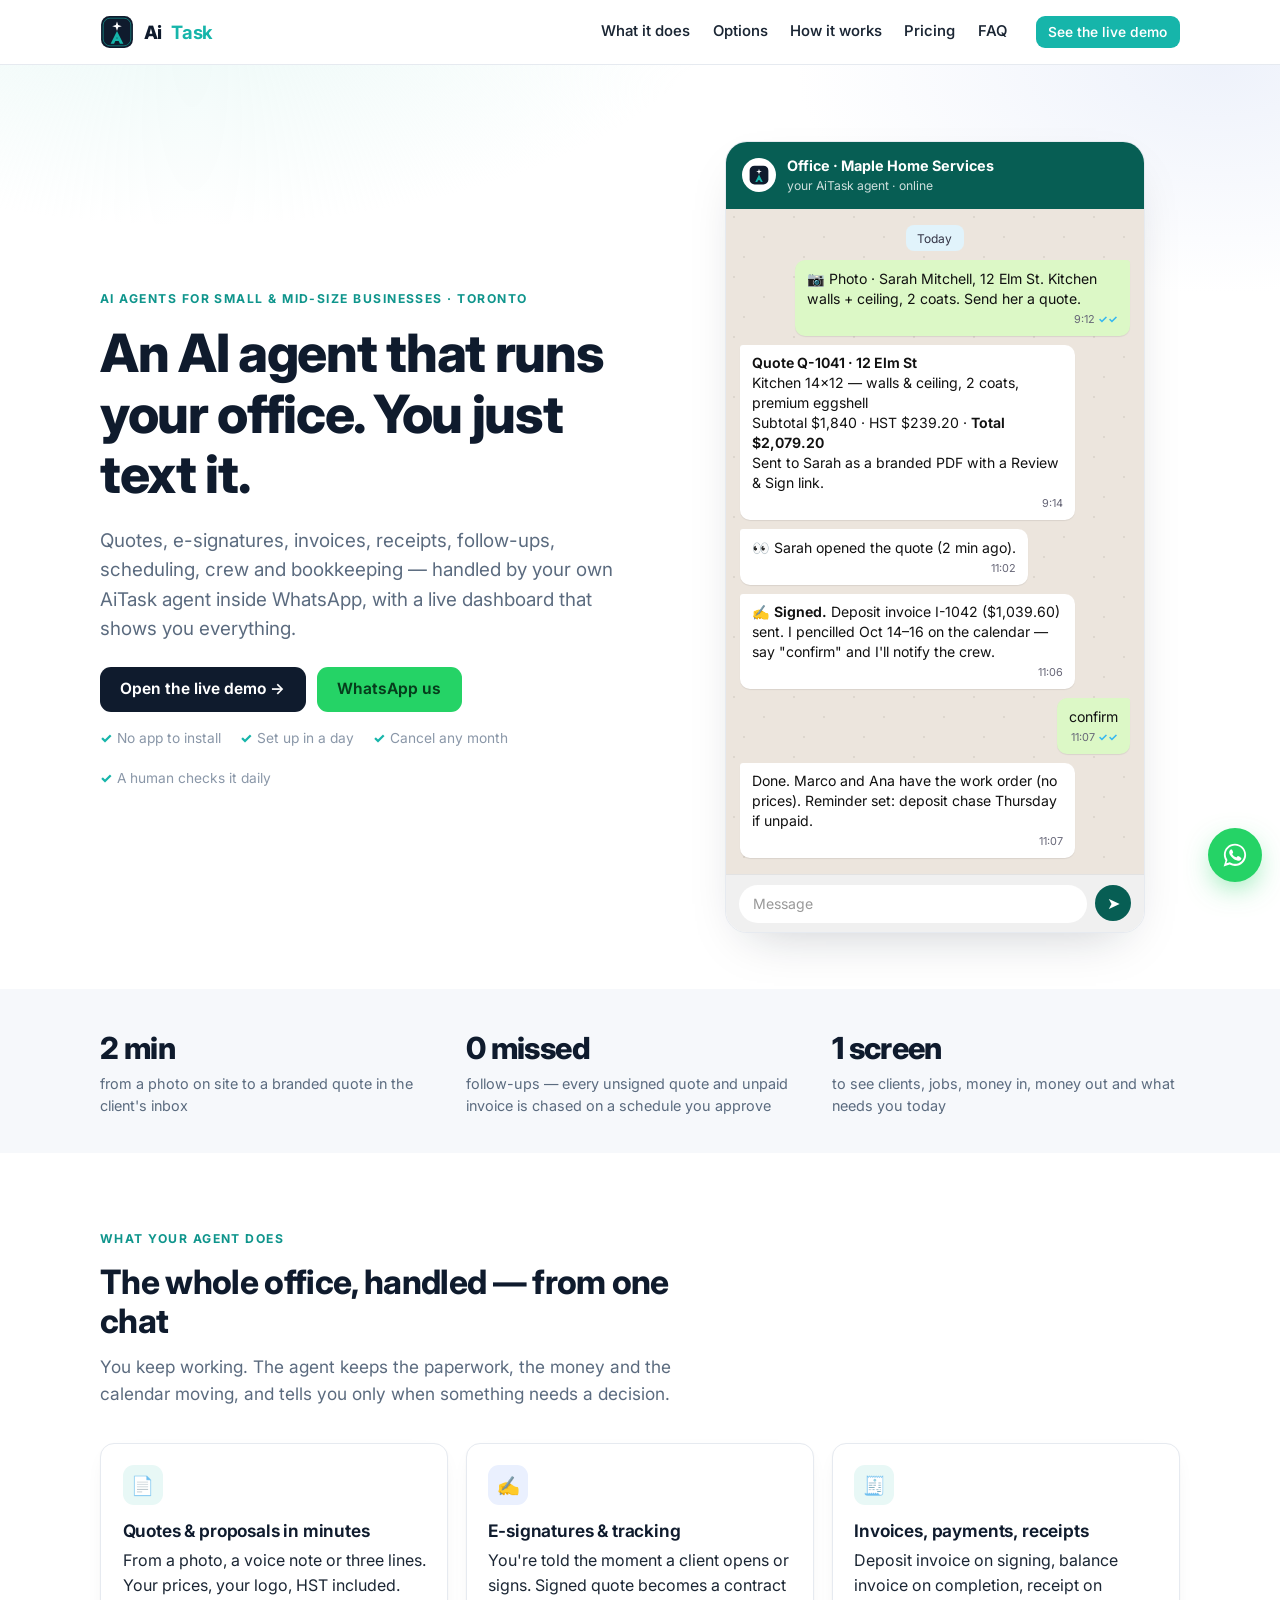
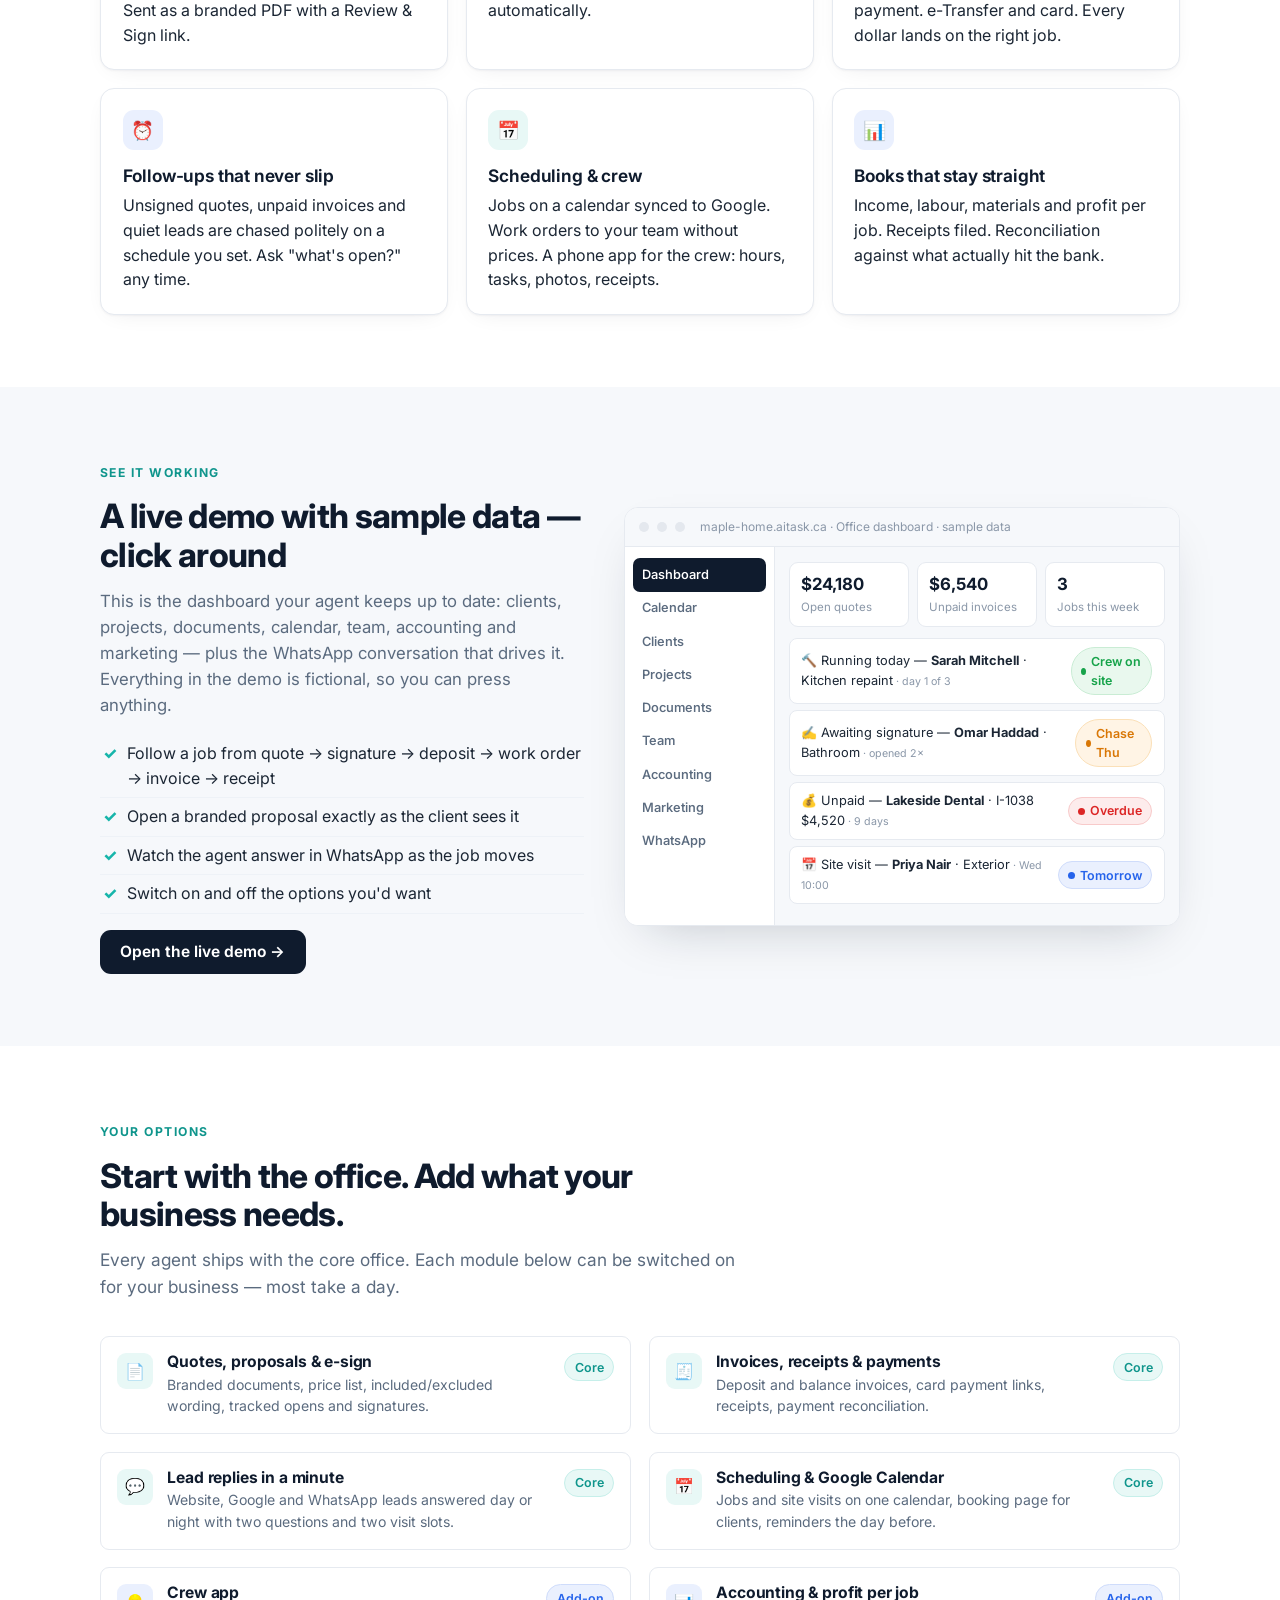
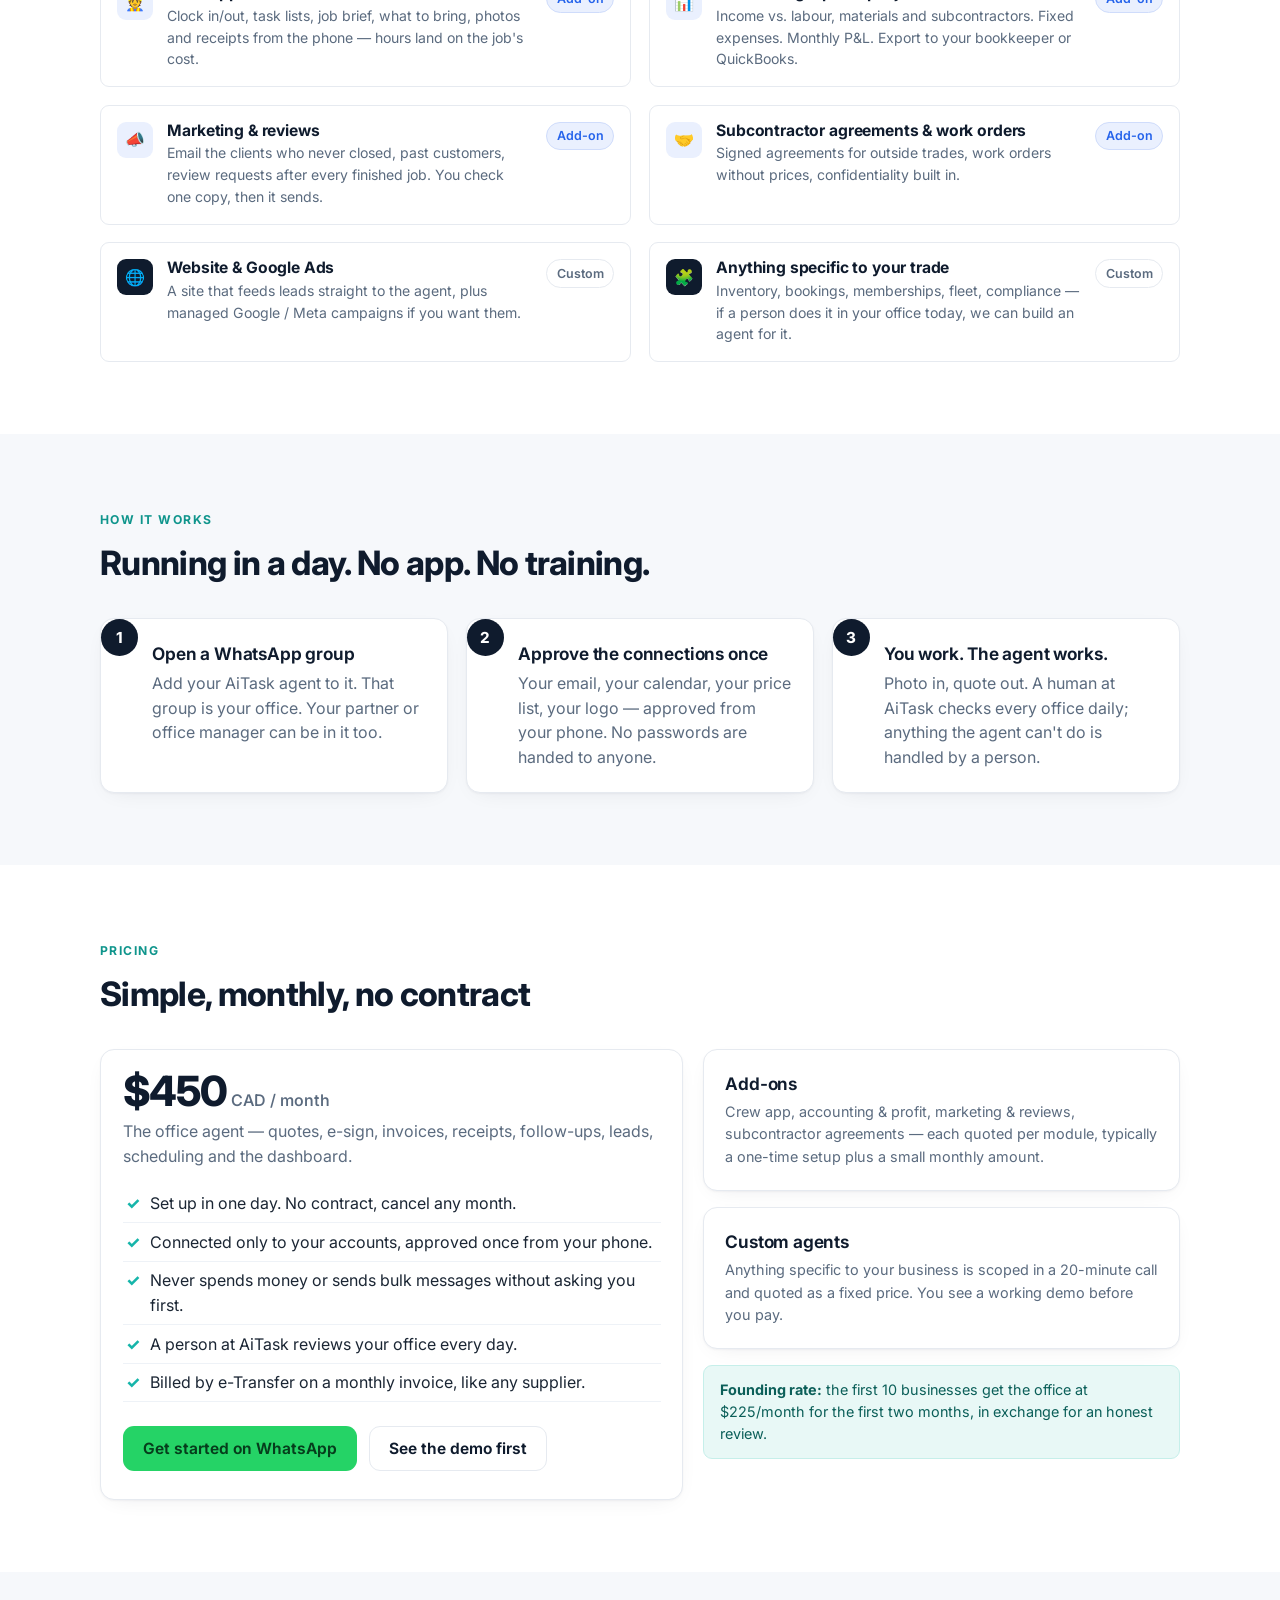
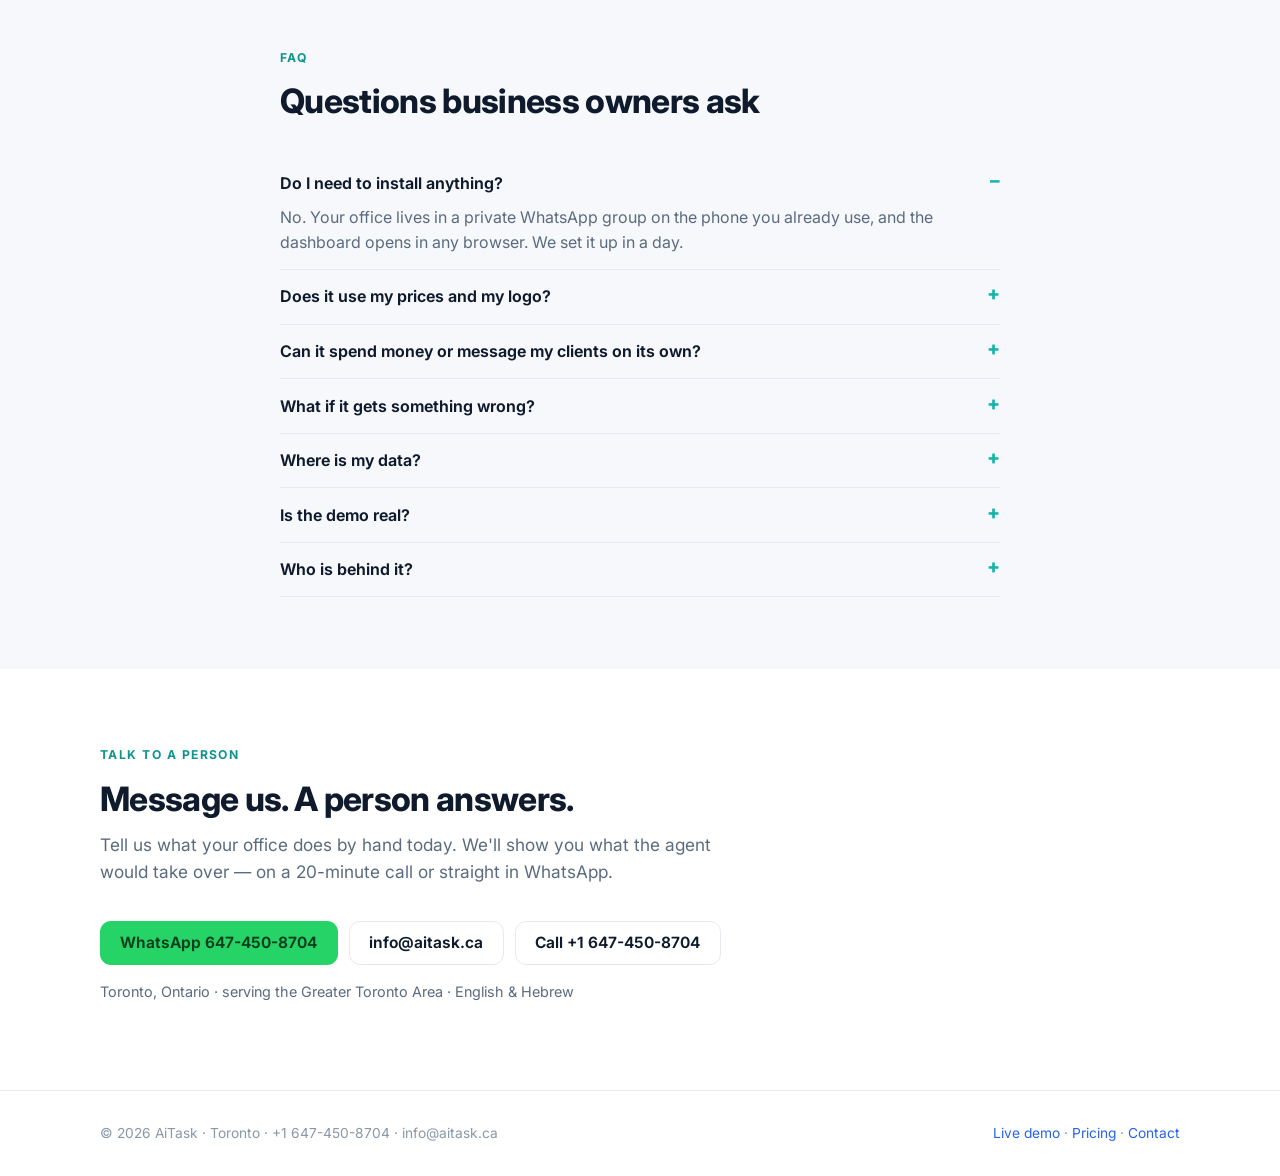
<file: index.html>
<!DOCTYPE html>
<html lang="en">
<head>
<meta charset="utf-8">
<meta name="viewport" content="width=device-width, initial-scale=1">
<title>AiTask — AI agents that run your business office, from WhatsApp | Toronto</title>
<meta name="description" content="AiTask builds AI agents for small and mid-size businesses: quotes, e-signatures, invoices, follow-ups, scheduling, crew and bookkeeping — all run from WhatsApp, with a live dashboard. Toronto & GTA.">
<link rel="canonical" href="https://www.aitask.ca/">
<meta property="og:title" content="AiTask — AI agents that run your business office">
<meta property="og:description" content="Quotes, e-sign, invoices, follow-ups, scheduling and bookkeeping — handled by an AI agent in your WhatsApp, with a live dashboard. See the demo.">
<meta property="og:image" content="https://www.aitask.ca/og.png?v=3">
<meta property="og:url" content="https://www.aitask.ca/">
<meta name="theme-color" content="#ffffff">
<link rel="preconnect" href="https://fonts.googleapis.com">
<link rel="preconnect" href="https://fonts.gstatic.com" crossorigin>
<link href="https://fonts.googleapis.com/css2?family=Inter:wght@400;500;600;700;800&display=swap" rel="stylesheet">
<link rel="stylesheet" href="styles.css">
<script type="application/ld+json">
{"@context":"https://schema.org","@type":"ProfessionalService","name":"AiTask","url":"https://www.aitask.ca","telephone":"+1-647-450-8704","email":"info@aitask.ca","areaServed":"Greater Toronto Area","address":{"@type":"PostalAddress","addressLocality":"Toronto","addressRegion":"ON","addressCountry":"CA"},"description":"AI agents that run a business's office: quotes, e-signatures, invoices, follow-ups, scheduling and bookkeeping, operated from WhatsApp with a live dashboard."}
</script>
<style>
  /* mini dashboard preview used on the home page */
  .dash-prev{background:#fff;border:1px solid var(--line);border-radius:var(--r);box-shadow:var(--sh-l);overflow:hidden;font-size:.8rem}
  .dash-prev .bar{display:flex;gap:.5rem;align-items:center;padding:.6rem .9rem;border-bottom:1px solid var(--line);background:var(--bg2)}
  .dash-prev .bar i{width:10px;height:10px;border-radius:50%;background:#e4e8ee;display:inline-block}
  .dash-prev .bar span{margin-left:.4rem;color:var(--faint);font-size:.75rem}
  .dash-prev .body{display:grid;grid-template-columns:150px 1fr;min-height:300px}
  .dash-prev .side{border-right:1px solid var(--line);padding:.7rem .5rem;background:#fff}
  .dash-prev .side div{padding:.42rem .6rem;border-radius:7px;color:var(--muted);font-weight:550}
  .dash-prev .side div.on{background:var(--navy);color:#fff}
  .dash-prev .main{padding:.9rem;background:var(--bg2)}
  .dash-prev .kpis{display:grid;grid-template-columns:repeat(3,1fr);gap:.5rem;margin-bottom:.7rem}
  .dash-prev .kpi{background:#fff;border:1px solid var(--line);border-radius:9px;padding:.55rem .7rem}
  .dash-prev .kpi b{display:block;font-size:1.05rem;color:var(--navy)}
  .dash-prev .kpi span{color:var(--faint);font-size:.72rem}
  .dash-prev .row{display:flex;justify-content:space-between;align-items:center;background:#fff;border:1px solid var(--line);border-radius:8px;padding:.5rem .7rem;margin-bottom:.4rem}
  .dash-prev .row small{color:var(--faint)}
  @media(max-width:560px){.dash-prev .body{grid-template-columns:1fr}.dash-prev .side{display:none}}
  .demo-cta{display:grid;grid-template-columns:1fr 1.15fr;gap:2.5rem;align-items:center}
  @media(max-width:900px){.demo-cta{grid-template-columns:1fr}}
</style>
</head>
<body>

<header class="top">
  <div class="wrap">
    <a class="brand" href="./">
      <svg class="mark" viewBox="0 0 64 64" aria-hidden="true"><rect x="2" y="2" width="60" height="60" rx="16" fill="#0f1b2d"/><rect x="6" y="6" width="52" height="52" rx="13" fill="none" stroke="#16b5aa" stroke-width="1.5" opacity=".7"/><path d="M32 12l2.2 6.8L41 21l-6.8 2.2L32 30l-2.2-6.8L23 21l6.8-2.2z" fill="#fff"/><path d="M32 30 L20 54h6.5l2.4-5.2h6.2l2.4 5.2H44z M31 44l1-2.6 1 2.6z" fill="#16b5aa"/></svg>
      Ai<b>Task</b>
    </a>
    <button class="burger" aria-label="Menu" onclick="document.querySelector('.nav').classList.toggle('open')">☰</button>
    <nav class="nav">
      <a href="#what">What it does</a>
      <a href="#options">Options</a>
      <a href="#how">How it works</a>
      <a href="#pricing">Pricing</a>
      <a href="#faq">FAQ</a>
      <a class="btn teal sm" href="demo.html">See the live demo</a>
    </nav>
  </div>
</header>

<!-- HERO -->
<section class="hero">
  <div class="wrap">
    <div>
      <span class="eyebrow">AI agents for small &amp; mid-size businesses · Toronto</span>
      <h1>An AI agent that runs your office. You just text it.</h1>
      <p class="lead">Quotes, e-signatures, invoices, receipts, follow-ups, scheduling, crew and bookkeeping — handled by your own AiTask agent inside WhatsApp, with a live dashboard that shows you everything.</p>
      <div class="cta-row">
        <a class="btn primary" href="demo.html">Open the live demo →</a>
        <a class="btn wa" href="https://wa.me/16474508704?text=Hi%20AiTask%2C%20I%27d%20like%20to%20see%20how%20an%20AI%20agent%20could%20run%20my%20office." target="_blank" rel="noopener">WhatsApp us</a>
      </div>
      <div class="trust"><span>No app to install</span><span>Set up in a day</span><span>Cancel any month</span><span>A human checks it daily</span></div>
    </div>

    <div class="phone" aria-label="Example WhatsApp conversation with an AiTask agent">
      <div class="ph-top">
        <div class="av"><svg width="20" height="20" viewBox="0 0 64 64"><rect x="2" y="2" width="60" height="60" rx="16" fill="#0f1b2d"/><path d="M32 30 L20 54h6.5l2.4-5.2h6.2l2.4 5.2H44z" fill="#16b5aa"/><path d="M32 12l2.2 6.8L41 21l-6.8 2.2L32 30l-2.2-6.8L23 21l6.8-2.2z" fill="#fff"/></svg></div>
        <div><b>Office · Maple Home Services</b><small>your AiTask agent · online</small></div>
      </div>
      <div class="chat">
        <div class="msg sys">Today</div>
        <div class="msg out">📷 Photo · Sarah Mitchell, 12 Elm St. Kitchen walls + ceiling, 2 coats. Send her a quote.<span class="t ck">9:12</span></div>
        <div class="msg in"><b>Quote Q-1041 · 12 Elm St</b>
Kitchen 14×12 — walls &amp; ceiling, 2 coats, premium eggshell
Subtotal $1,840 · HST $239.20 · <b>Total $2,079.20</b>
Sent to Sarah as a branded PDF with a Review &amp; Sign link.<span class="t">9:14</span></div>
        <div class="msg in">👀 Sarah opened the quote (2 min ago).<span class="t">11:02</span></div>
        <div class="msg in">✍️ <b>Signed.</b> Deposit invoice I-1042 ($1,039.60) sent. I pencilled Oct 14–16 on the calendar — say "confirm" and I'll notify the crew.<span class="t">11:06</span></div>
        <div class="msg out">confirm<span class="t ck">11:07</span></div>
        <div class="msg in">Done. Marco and Ana have the work order (no prices). Reminder set: deposit chase Thursday if unpaid.<span class="t">11:07</span></div>
      </div>
      <div class="chat-in"><span>Message</span><i>➤</i></div>
    </div>
  </div>
</section>

<!-- STATS -->
<section style="padding:36px 0" class="soft">
  <div class="wrap grid g3">
    <div><div style="font-size:1.9rem;font-weight:800;color:var(--navy);letter-spacing:-.02em">2 min</div><div class="muted small">from a photo on site to a branded quote in the client's inbox</div></div>
    <div><div style="font-size:1.9rem;font-weight:800;color:var(--navy);letter-spacing:-.02em">0 missed</div><div class="muted small">follow-ups — every unsigned quote and unpaid invoice is chased on a schedule you approve</div></div>
    <div><div style="font-size:1.9rem;font-weight:800;color:var(--navy);letter-spacing:-.02em">1 screen</div><div class="muted small">to see clients, jobs, money in, money out and what needs you today</div></div>
  </div>
</section>

<!-- WHAT IT DOES -->
<section id="what">
  <div class="wrap">
    <div class="sec-h">
      <span class="eyebrow">What your agent does</span>
      <h2>The whole office, handled — from one chat</h2>
      <p>You keep working. The agent keeps the paperwork, the money and the calendar moving, and tells you only when something needs a decision.</p>
    </div>
    <div class="grid g3">
      <div class="card"><div class="ic">📄</div><h3>Quotes &amp; proposals in minutes</h3><p>From a photo, a voice note or three lines. Your prices, your logo, HST included. Sent as a branded PDF with a Review &amp; Sign link.</p></div>
      <div class="card"><div class="ic blue">✍️</div><h3>E-signatures &amp; tracking</h3><p>You're told the moment a client opens or signs. Signed quote becomes a contract automatically.</p></div>
      <div class="card"><div class="ic">🧾</div><h3>Invoices, payments, receipts</h3><p>Deposit invoice on signing, balance invoice on completion, receipt on payment. e-Transfer and card. Every dollar lands on the right job.</p></div>
      <div class="card"><div class="ic blue">⏰</div><h3>Follow-ups that never slip</h3><p>Unsigned quotes, unpaid invoices and quiet leads are chased politely on a schedule you set. Ask "what's open?" any time.</p></div>
      <div class="card"><div class="ic">📅</div><h3>Scheduling &amp; crew</h3><p>Jobs on a calendar synced to Google. Work orders to your team without prices. A phone app for the crew: hours, tasks, photos, receipts.</p></div>
      <div class="card"><div class="ic blue">📊</div><h3>Books that stay straight</h3><p>Income, labour, materials and profit per job. Receipts filed. Reconciliation against what actually hit the bank.</p></div>
    </div>
  </div>
</section>

<!-- DEMO -->
<section class="soft" id="demo">
  <div class="wrap demo-cta">
    <div>
      <span class="eyebrow">See it working</span>
      <h2>A live demo with sample data — click around</h2>
      <p class="muted" style="font-size:1.05rem">This is the dashboard your agent keeps up to date: clients, projects, documents, calendar, team, accounting and marketing — plus the WhatsApp conversation that drives it. Everything in the demo is fictional, so you can press anything.</p>
      <ul class="check">
        <li>Follow a job from quote → signature → deposit → work order → invoice → receipt</li>
        <li>Open a branded proposal exactly as the client sees it</li>
        <li>Watch the agent answer in WhatsApp as the job moves</li>
        <li>Switch on and off the options you'd want</li>
      </ul>
      <a class="btn primary" href="demo.html">Open the live demo →</a>
    </div>
    <a href="demo.html" class="dash-prev" style="text-decoration:none;color:inherit">
      <div class="bar"><i></i><i></i><i></i><span>maple-home.aitask.ca · Office dashboard · sample data</span></div>
      <div class="body">
        <div class="side"><div class="on">Dashboard</div><div>Calendar</div><div>Clients</div><div>Projects</div><div>Documents</div><div>Team</div><div>Accounting</div><div>Marketing</div><div>WhatsApp</div></div>
        <div class="main">
          <div class="kpis"><div class="kpi"><b>$24,180</b><span>Open quotes</span></div><div class="kpi"><b>$6,540</b><span>Unpaid invoices</span></div><div class="kpi"><b>3</b><span>Jobs this week</span></div></div>
          <div class="row"><div>🔨 Running today — <b>Sarah Mitchell</b> · Kitchen repaint<small> · day 1 of 3</small></div><span class="pill ok dot">Crew on site</span></div>
          <div class="row"><div>✍️ Awaiting signature — <b>Omar Haddad</b> · Bathroom<small> · opened 2×</small></div><span class="pill warn dot">Chase Thu</span></div>
          <div class="row"><div>💰 Unpaid — <b>Lakeside Dental</b> · I-1038 $4,520<small> · 9 days</small></div><span class="pill bad dot">Overdue</span></div>
          <div class="row"><div>📅 Site visit — <b>Priya Nair</b> · Exterior<small> · Wed 10:00</small></div><span class="pill blue dot">Tomorrow</span></div>
        </div>
      </div>
    </a>
  </div>
</section>

<!-- OPTIONS / MODULES -->
<section id="options">
  <div class="wrap">
    <div class="sec-h">
      <span class="eyebrow">Your options</span>
      <h2>Start with the office. Add what your business needs.</h2>
      <p>Every agent ships with the core office. Each module below can be switched on for your business — most take a day.</p>
    </div>
    <div class="grid g2">
      <div class="mod"><div class="ic">📄</div><div><h4>Quotes, proposals &amp; e-sign</h4><p>Branded documents, price list, included/excluded wording, tracked opens and signatures.</p></div><span class="pill teal tag">Core</span></div>
      <div class="mod"><div class="ic">🧾</div><div><h4>Invoices, receipts &amp; payments</h4><p>Deposit and balance invoices, card payment links, receipts, payment reconciliation.</p></div><span class="pill teal tag">Core</span></div>
      <div class="mod"><div class="ic">💬</div><div><h4>Lead replies in a minute</h4><p>Website, Google and WhatsApp leads answered day or night with two questions and two visit slots.</p></div><span class="pill teal tag">Core</span></div>
      <div class="mod"><div class="ic">📅</div><div><h4>Scheduling &amp; Google Calendar</h4><p>Jobs and site visits on one calendar, booking page for clients, reminders the day before.</p></div><span class="pill teal tag">Core</span></div>
      <div class="mod"><div class="ic blue">👷</div><div><h4>Crew app</h4><p>Clock in/out, task lists, job brief, what to bring, photos and receipts from the phone — hours land on the job's cost.</p></div><span class="pill blue tag">Add-on</span></div>
      <div class="mod"><div class="ic blue">📊</div><div><h4>Accounting &amp; profit per job</h4><p>Income vs. labour, materials and subcontractors. Fixed expenses. Monthly P&amp;L. Export to your bookkeeper or QuickBooks.</p></div><span class="pill blue tag">Add-on</span></div>
      <div class="mod"><div class="ic blue">📣</div><div><h4>Marketing &amp; reviews</h4><p>Email the clients who never closed, past customers, review requests after every finished job. You check one copy, then it sends.</p></div><span class="pill blue tag">Add-on</span></div>
      <div class="mod"><div class="ic blue">🤝</div><div><h4>Subcontractor agreements &amp; work orders</h4><p>Signed agreements for outside trades, work orders without prices, confidentiality built in.</p></div><span class="pill blue tag">Add-on</span></div>
      <div class="mod"><div class="ic navy">🌐</div><div><h4>Website &amp; Google Ads</h4><p>A site that feeds leads straight to the agent, plus managed Google / Meta campaigns if you want them.</p></div><span class="pill tag">Custom</span></div>
      <div class="mod"><div class="ic navy">🧩</div><div><h4>Anything specific to your trade</h4><p>Inventory, bookings, memberships, fleet, compliance — if a person does it in your office today, we can build an agent for it.</p></div><span class="pill tag">Custom</span></div>
    </div>
  </div>
</section>

<!-- HOW -->
<section class="soft" id="how">
  <div class="wrap">
    <div class="sec-h"><span class="eyebrow">How it works</span><h2>Running in a day. No app. No training.</h2></div>
    <div class="grid g3 steps">
      <div class="card step"><h3>Open a WhatsApp group</h3><p class="muted">Add your AiTask agent to it. That group is your office. Your partner or office manager can be in it too.</p></div>
      <div class="card step"><h3>Approve the connections once</h3><p class="muted">Your email, your calendar, your price list, your logo — approved from your phone. No passwords are handed to anyone.</p></div>
      <div class="card step"><h3>You work. The agent works.</h3><p class="muted">Photo in, quote out. A human at AiTask checks every office daily; anything the agent can't do is handled by a person.</p></div>
    </div>
  </div>
</section>

<!-- PRICING -->
<section id="pricing">
  <div class="wrap">
    <div class="sec-h"><span class="eyebrow">Pricing</span><h2>Simple, monthly, no contract</h2></div>
    <div class="price">
      <div class="card">
        <div class="big">$450<small>CAD / month</small></div>
        <div class="muted" style="margin-top:.4rem">The office agent — quotes, e-sign, invoices, receipts, follow-ups, leads, scheduling and the dashboard.</div>
        <ul class="check">
          <li>Set up in one day. No contract, cancel any month.</li>
          <li>Connected only to your accounts, approved once from your phone.</li>
          <li>Never spends money or sends bulk messages without asking you first.</li>
          <li>A person at AiTask reviews your office every day.</li>
          <li>Billed by e-Transfer on a monthly invoice, like any supplier.</li>
        </ul>
        <div class="cta-row" style="margin-bottom:.4rem"><a class="btn wa" href="https://wa.me/16474508704?text=Hi%20AiTask%2C%20I%27d%20like%20to%20get%20started." target="_blank" rel="noopener">Get started on WhatsApp</a><a class="btn ghost" href="demo.html">See the demo first</a></div>
      </div>
      <div>
        <div class="card" style="margin-bottom:1rem"><h3>Add-ons</h3><p class="muted small">Crew app, accounting &amp; profit, marketing &amp; reviews, subcontractor agreements — each quoted per module, typically a one-time setup plus a small monthly amount.</p></div>
        <div class="card" style="margin-bottom:1rem"><h3>Custom agents</h3><p class="muted small">Anything specific to your business is scoped in a 20-minute call and quoted as a fixed price. You see a working demo before you pay.</p></div>
        <div class="note"><b>Founding rate:</b> the first 10 businesses get the office at $225/month for the first two months, in exchange for an honest review.</div>
      </div>
    </div>
  </div>
</section>

<!-- FAQ -->
<section class="soft" id="faq">
  <div class="wrap" style="max-width:760px">
    <div class="sec-h"><span class="eyebrow">FAQ</span><h2>Questions business owners ask</h2></div>
    <details open><summary>Do I need to install anything?</summary><p>No. Your office lives in a private WhatsApp group on the phone you already use, and the dashboard opens in any browser. We set it up in a day.</p></details>
    <details><summary>Does it use my prices and my logo?</summary><p>Yes. We load your price list and brand once; every quote, invoice and receipt goes out in your name with your terms.</p></details>
    <details><summary>Can it spend money or message my clients on its own?</summary><p>No. The agent never spends money, never sends a bulk message and never sends a client a new document without your word. Routine follow-ups run on a schedule you approved.</p></details>
    <details><summary>What if it gets something wrong?</summary><p>Every document is previewed to you before it reaches a client, and a person at AiTask reviews each office daily. Mistakes are corrected and the fix is built into the agent so it doesn't repeat.</p></details>
    <details><summary>Where is my data?</summary><p>In your own account, on a Canadian-region cloud, backed up daily. It stays yours — export it any time.</p></details>
    <details><summary>Is the demo real?</summary><p>The demo runs the real dashboard with fictional clients and numbers, so you can click anything. Your office will look the same with your data.</p></details>
    <details><summary>Who is behind it?</summary><p>AiTask is a Toronto company. The system was built to run a real Toronto contracting business first, then packaged for others.</p></details>
  </div>
</section>

<!-- CONTACT -->
<section id="contact">
  <div class="wrap">
    <div class="sec-h"><span class="eyebrow">Talk to a person</span><h2>Message us. A person answers.</h2><p>Tell us what your office does by hand today. We'll show you what the agent would take over — on a 20-minute call or straight in WhatsApp.</p></div>
    <div class="cta-row">
      <a class="btn wa" href="https://wa.me/16474508704" target="_blank" rel="noopener">WhatsApp 647-450-8704</a>
      <a class="btn ghost" href="mailto:info@aitask.ca">info@aitask.ca</a>
      <a class="btn ghost" href="tel:+16474508704">Call +1 647-450-8704</a>
    </div>
    <p class="muted small">Toronto, Ontario · serving the Greater Toronto Area · English &amp; Hebrew</p>
  </div>
</section>

<footer>
  <div class="wrap">
    <div>© 2026 AiTask · Toronto · +1 647-450-8704 · info@aitask.ca</div>
    <div><a href="demo.html">Live demo</a> · <a href="#pricing">Pricing</a> · <a href="#contact">Contact</a></div>
  </div>
</footer>

<a class="fab" href="https://wa.me/16474508704" target="_blank" rel="noopener" aria-label="WhatsApp AiTask"><svg viewBox="0 0 32 32"><path d="M16 3C9 3 3.3 8.6 3.3 15.6c0 2.4.7 4.7 1.9 6.7L3 29l6.9-2.1c1.9 1 4 1.6 6.1 1.6 7 0 12.7-5.6 12.7-12.6S23 3 16 3zm0 23c-1.9 0-3.8-.5-5.4-1.5l-.4-.2-4.1 1.2 1.3-3.9-.3-.4a10.3 10.3 0 0 1-1.7-5.6C5.4 9.8 10.2 5.1 16 5.1s10.6 4.7 10.6 10.5S21.8 26 16 26zm5.8-7.8c-.3-.2-1.9-.9-2.2-1s-.5-.2-.7.2-.8 1-1 1.2-.4.2-.7.1a8.7 8.7 0 0 1-4.3-3.7c-.3-.6.3-.5.9-1.7.1-.2 0-.4 0-.6l-1-2.4c-.3-.6-.5-.5-.7-.5h-.6c-.2 0-.6.1-.9.4s-1.2 1.1-1.2 2.8 1.2 3.2 1.4 3.5c.2.2 2.4 3.7 5.9 5.2 2.2.9 3 1 4.1.8.7-.1 1.9-.8 2.2-1.6.3-.8.3-1.4.2-1.6l-.6-.3z"/></svg></a>

</body>
</html>
</file>
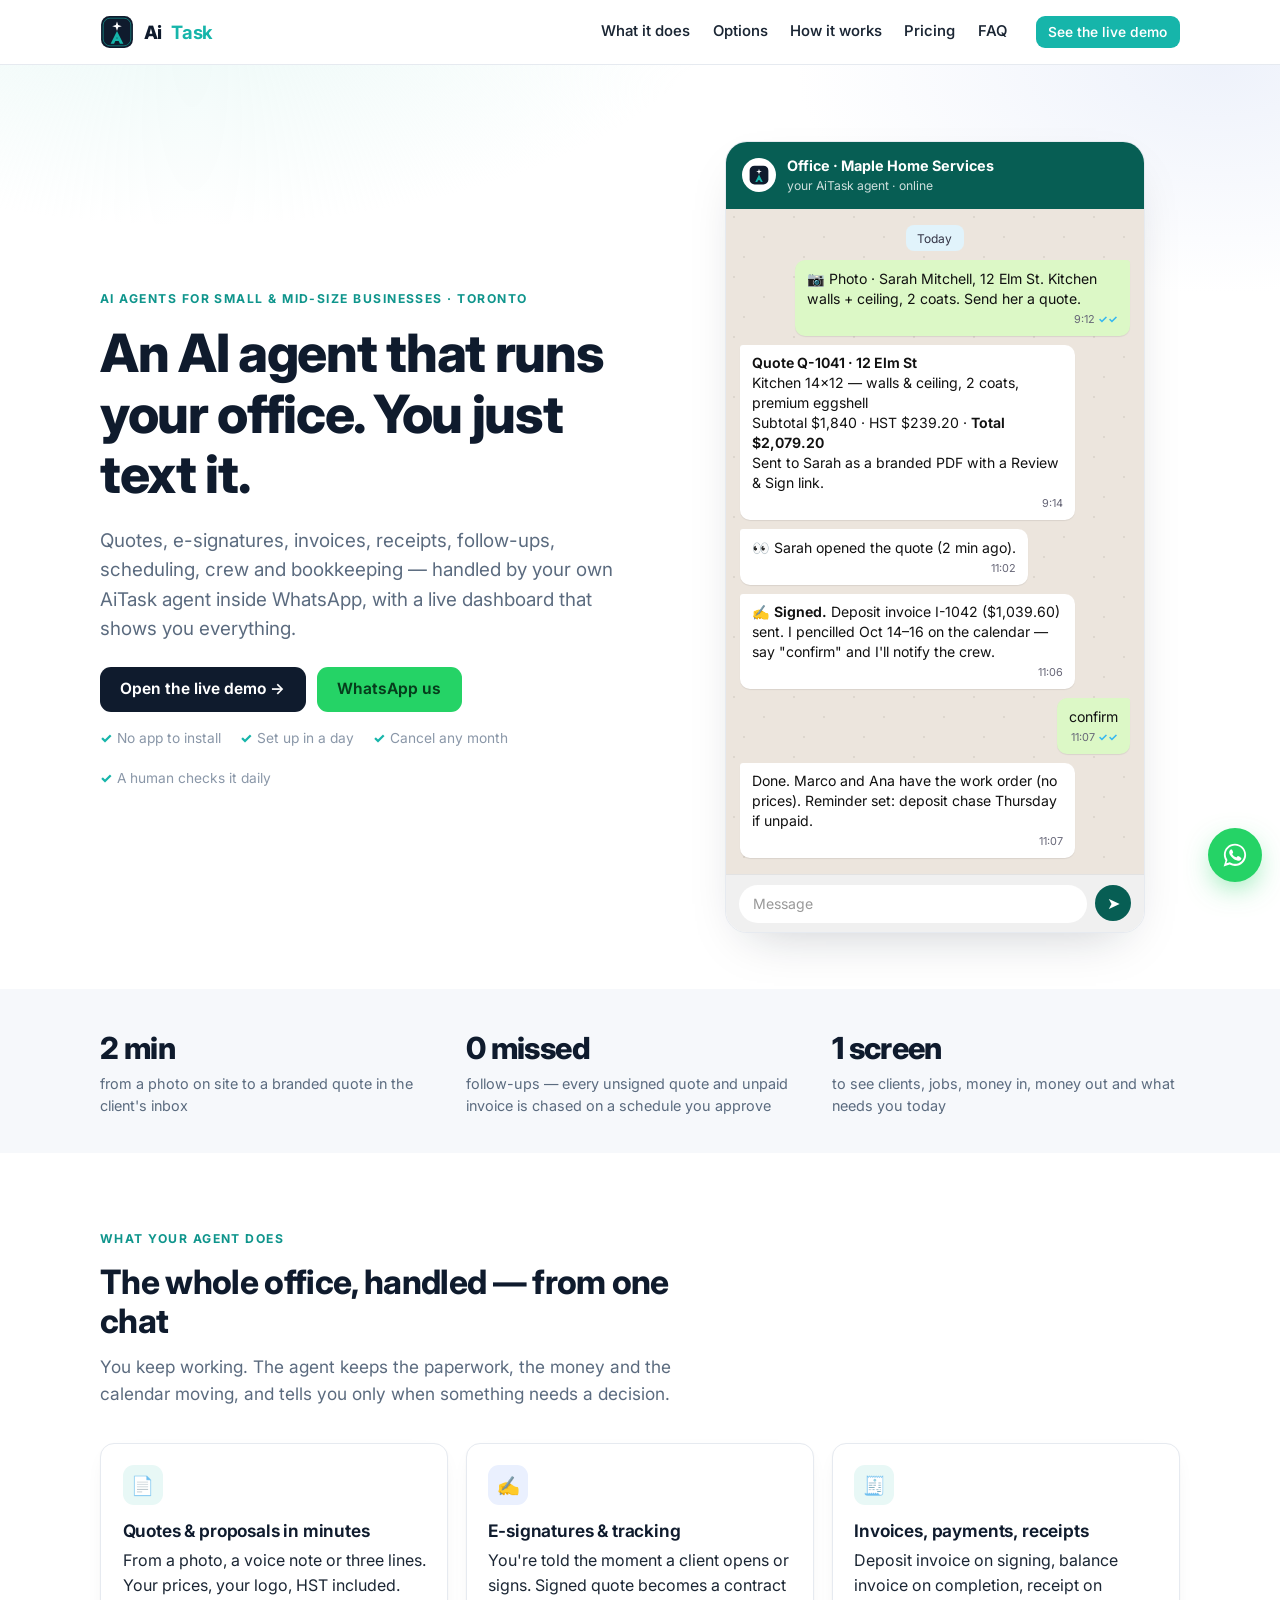
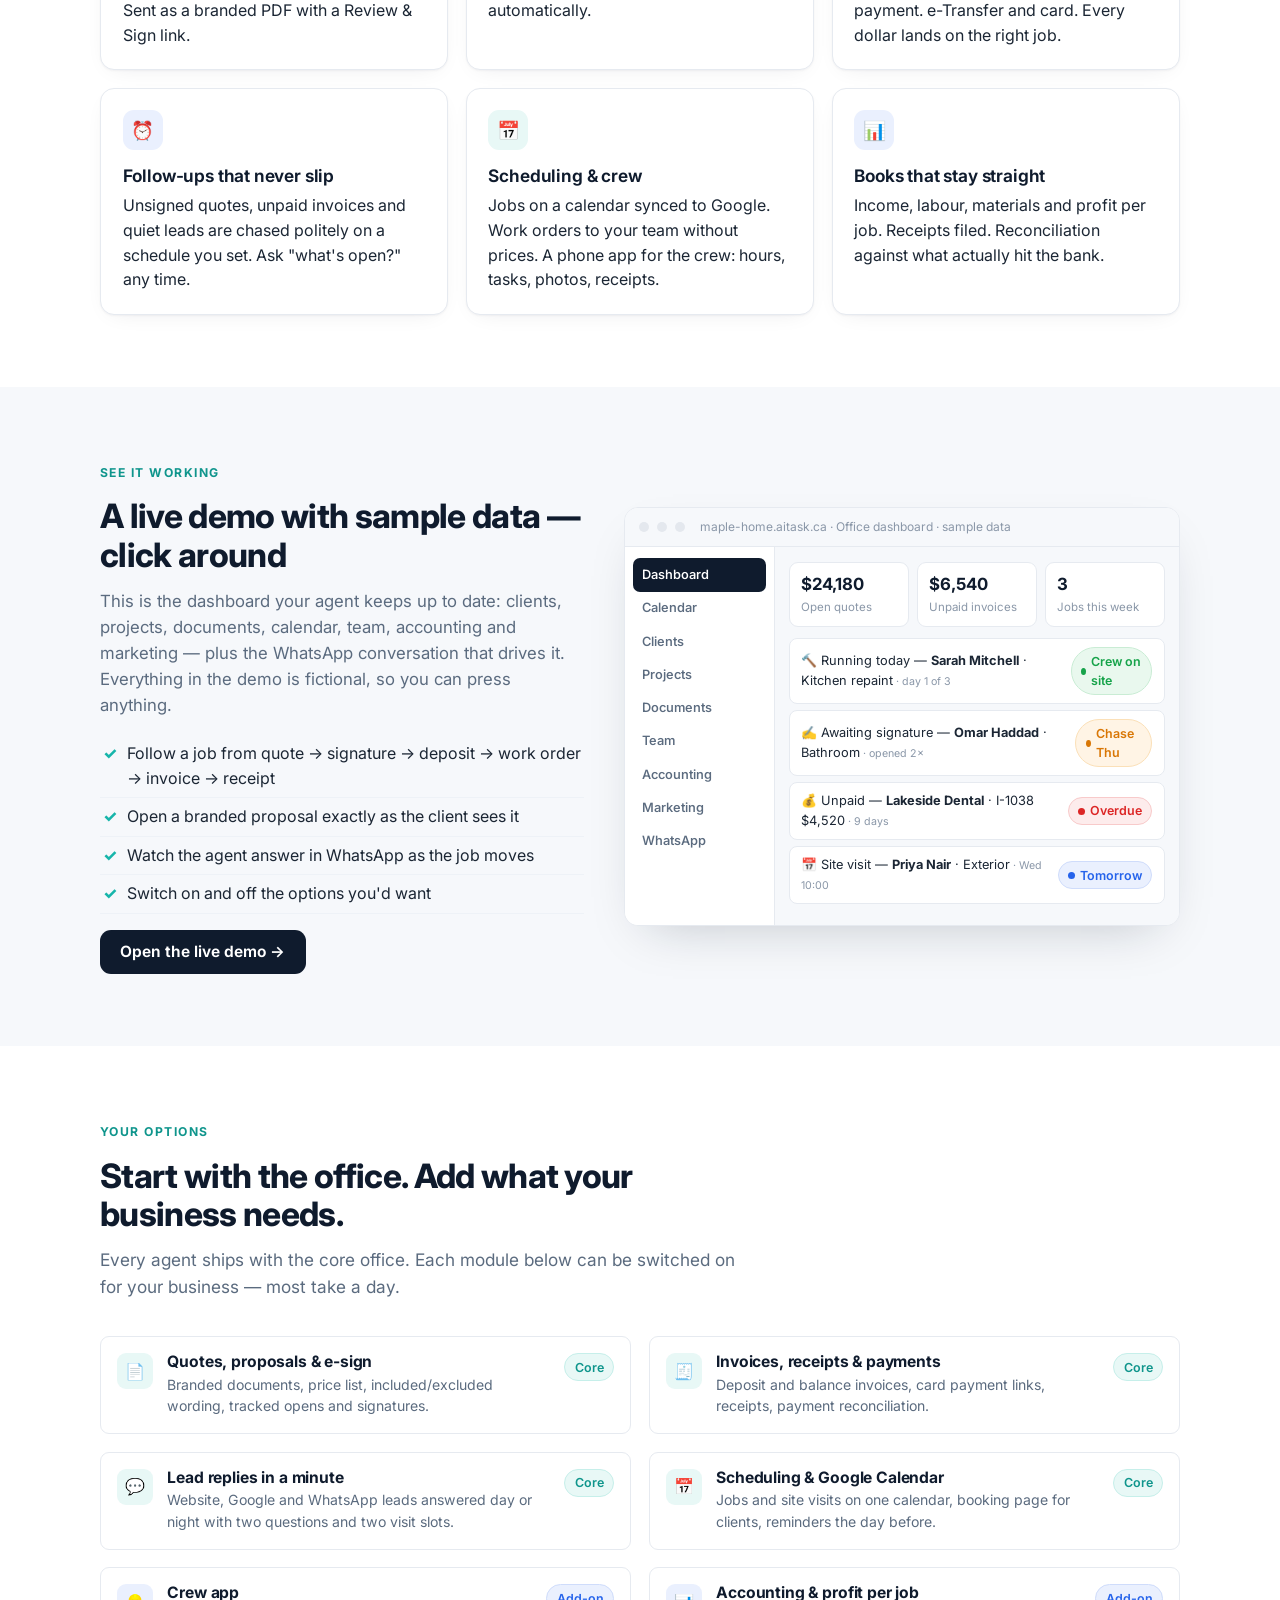
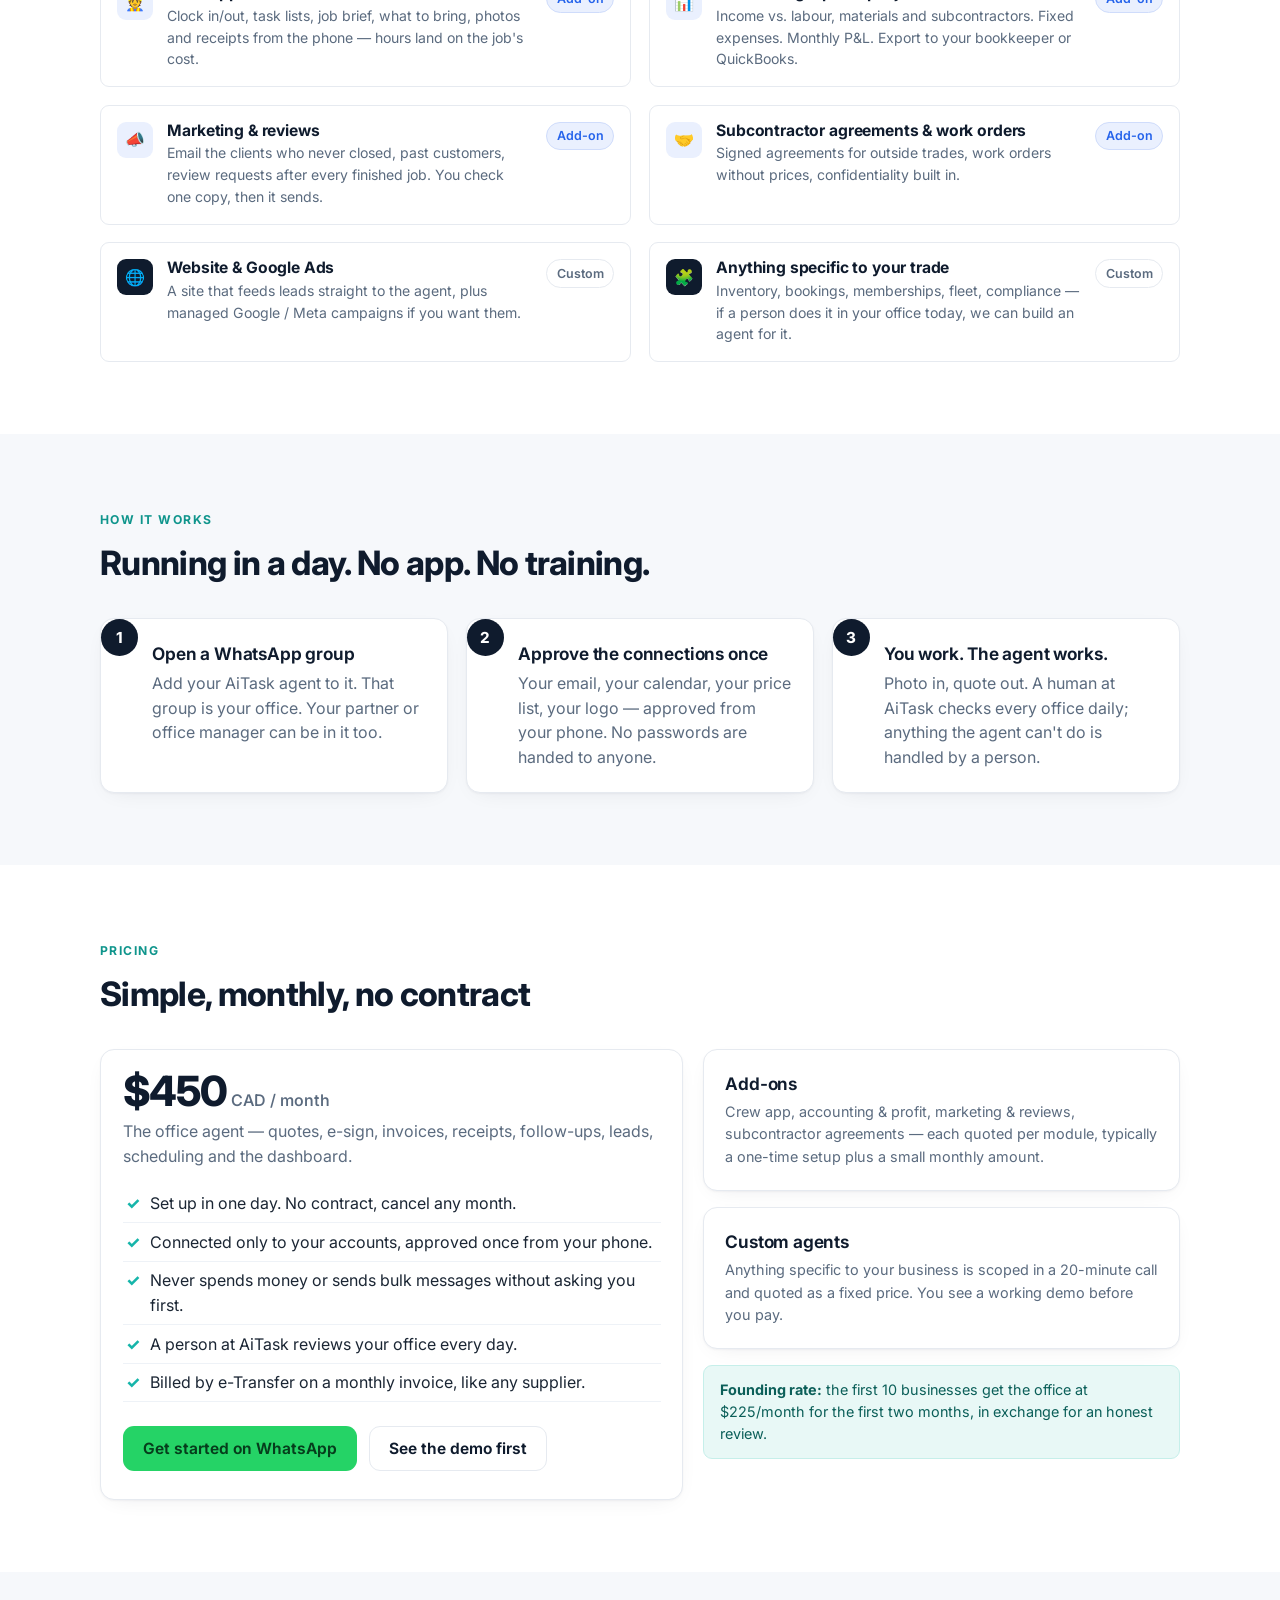
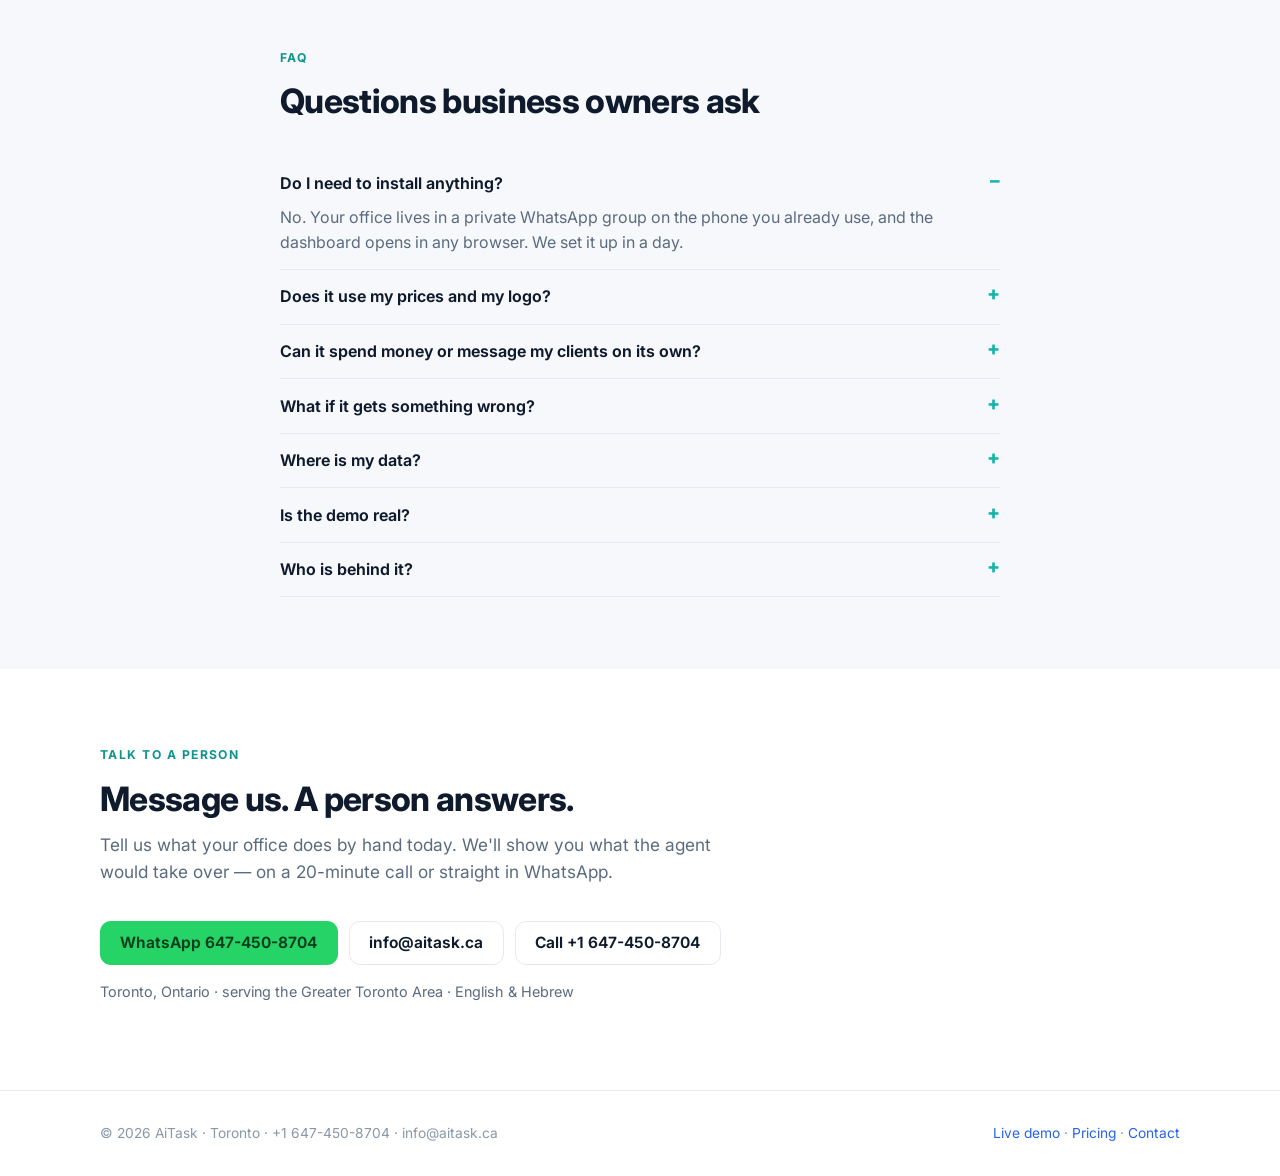
<file: blog/index.html>
﻿<!doctype html><html lang="en" dir="ltr"><head><meta charset="utf-8">
<meta http-equiv="refresh" content="0; url=/">
<link rel="canonical" href="https://www.aitask.ca/">
<meta name="robots" content="noindex, follow">
<title>AiTask — Advertising on Google, Meta &amp; Amazon</title>
<script>location.replace("/");</script>
</head><body>Redirecting to <a href="/">aitask.ca</a>…</body></html>
</file>
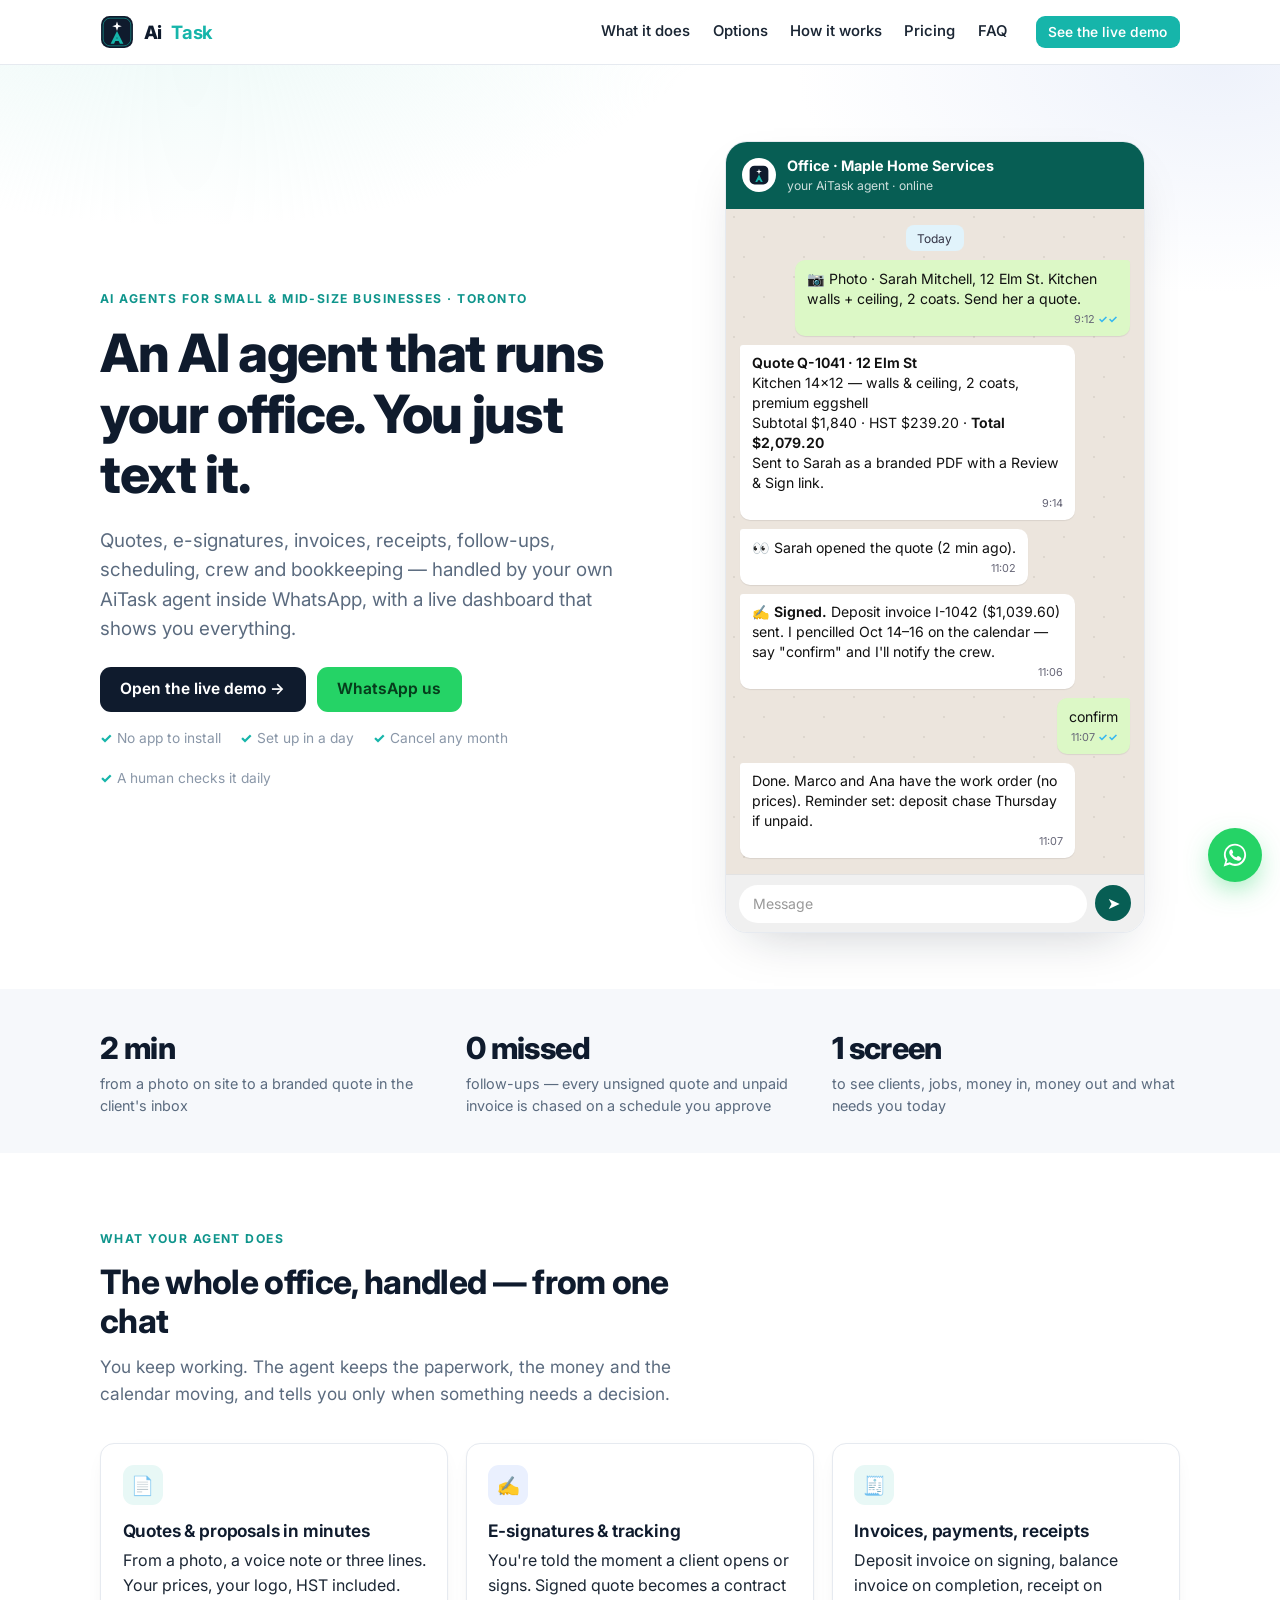
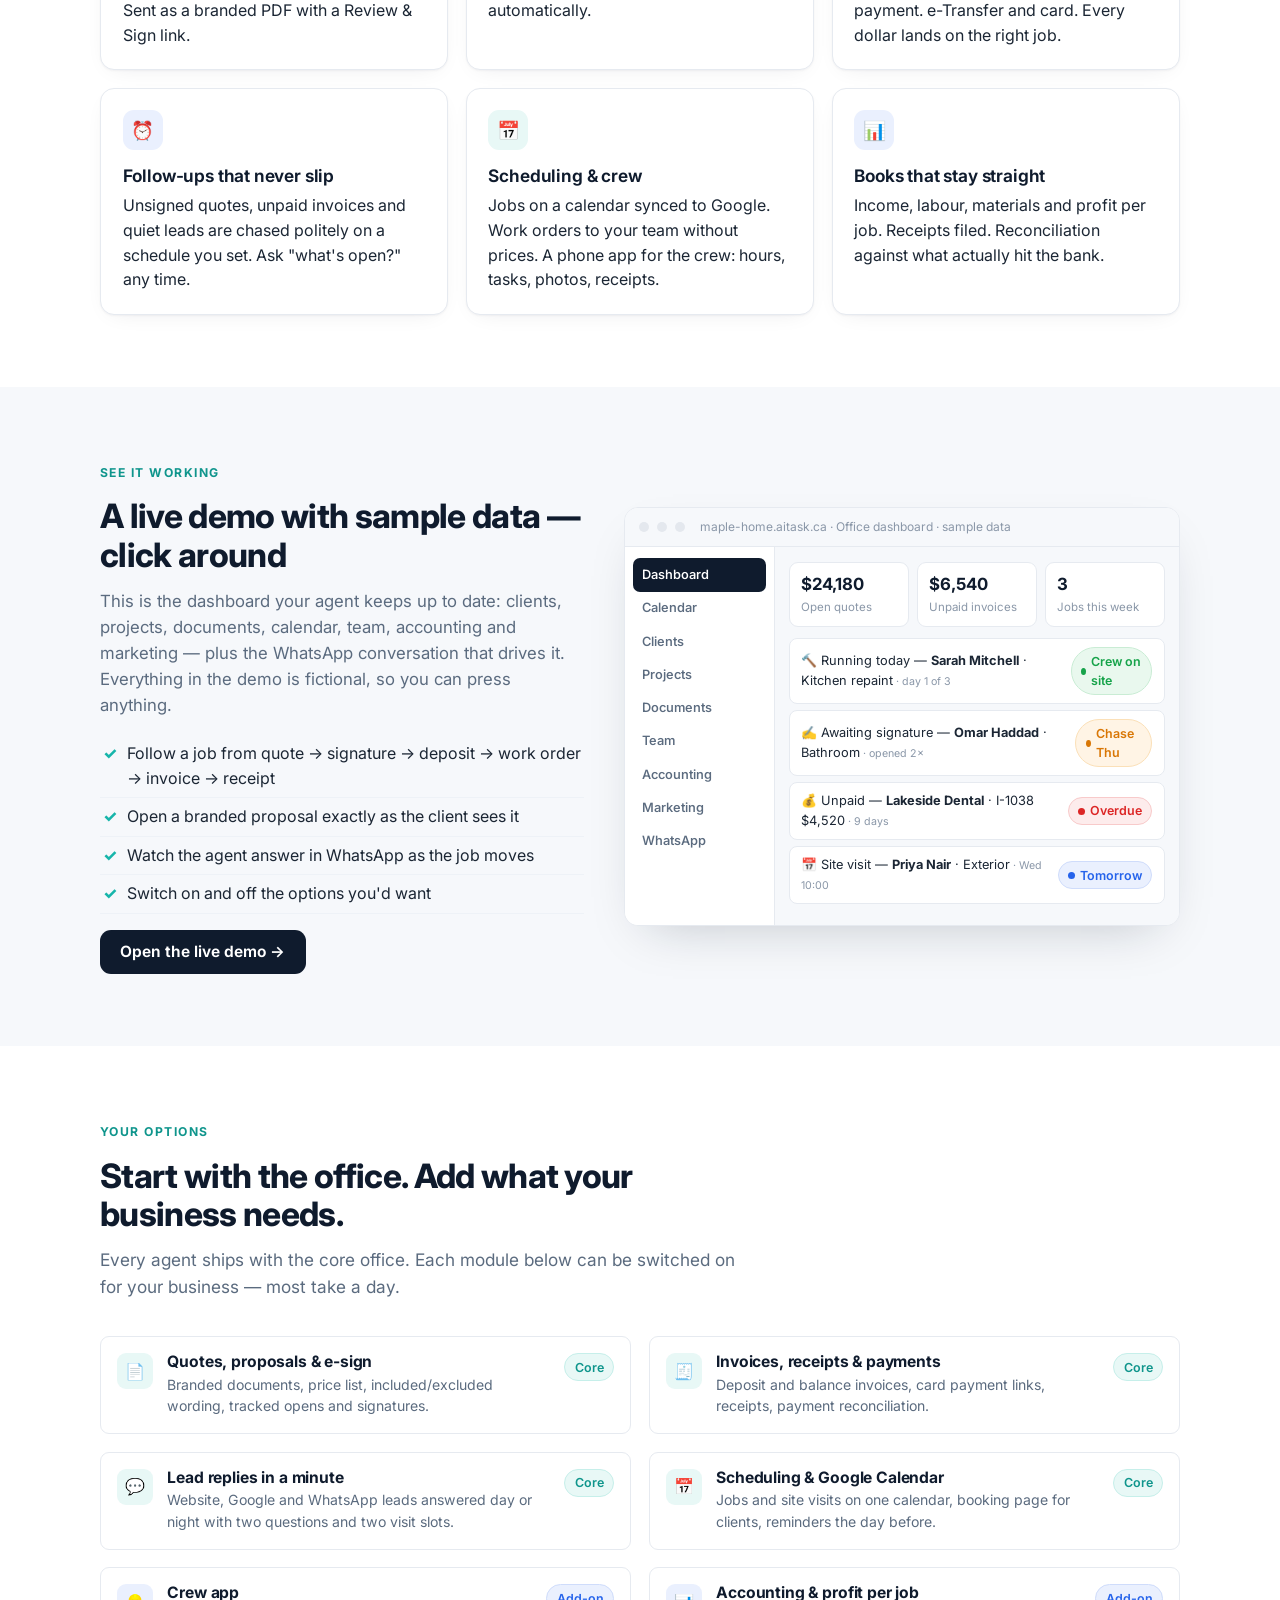
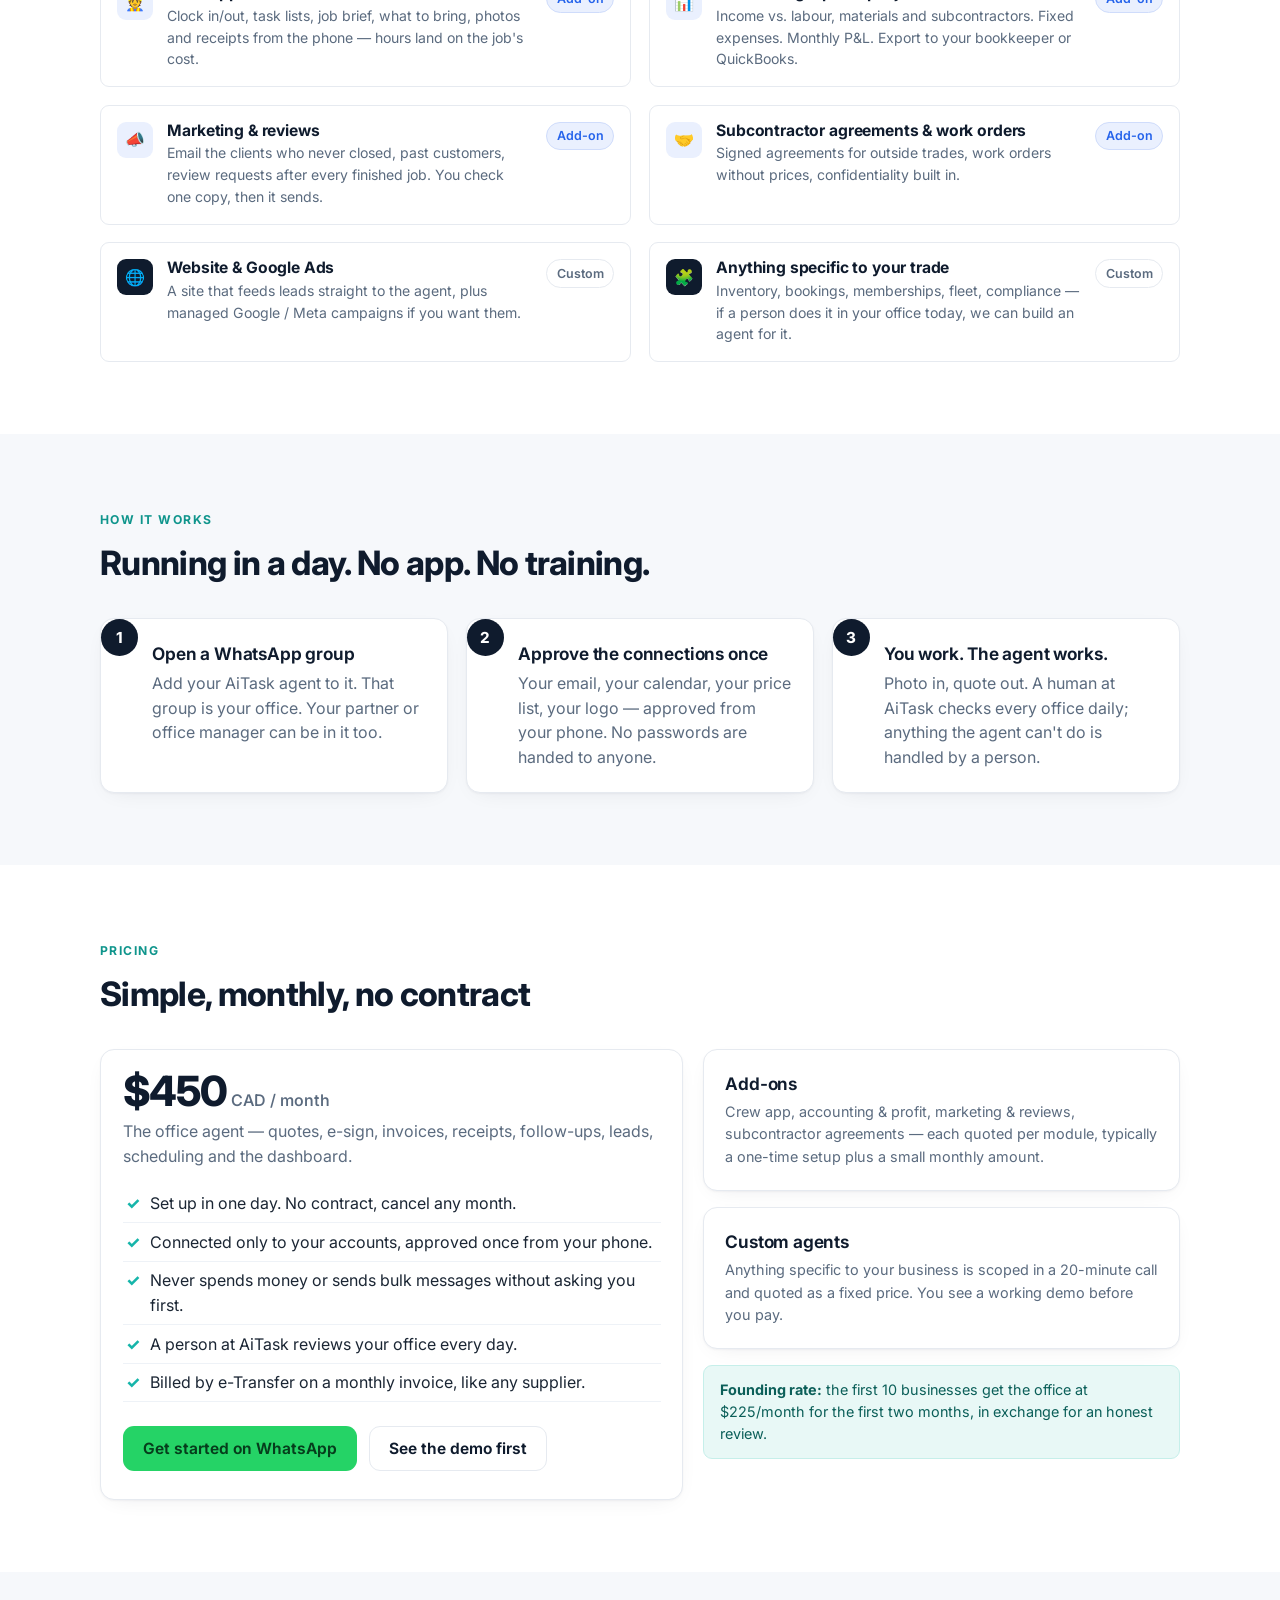
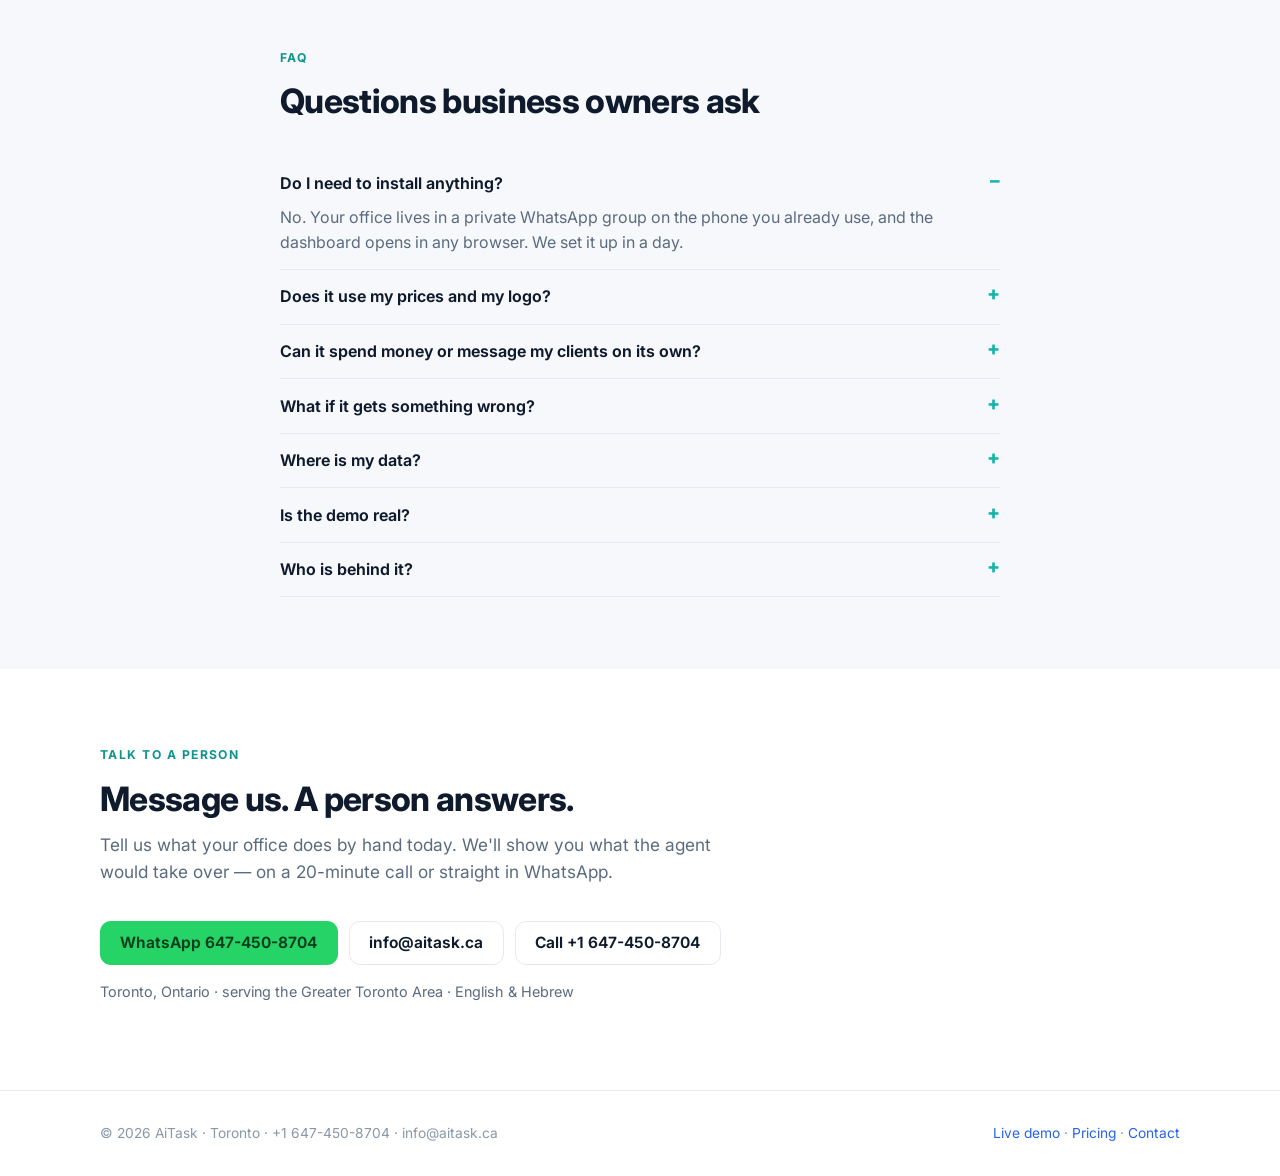
<file: about.html>
<!doctype html><html lang="en" dir="ltr"><head><meta charset="utf-8">
<meta http-equiv="refresh" content="0; url=/#faq">
<link rel="canonical" href="https://www.aitask.ca/">
<meta name="robots" content="noindex, follow">
<title>AiTask - Your Office in WhatsApp</title>
<script>location.replace("/#faq");</script>
</head><body>Redirecting to <a href="/#faq">aitask.ca</a></body></html>
</file>
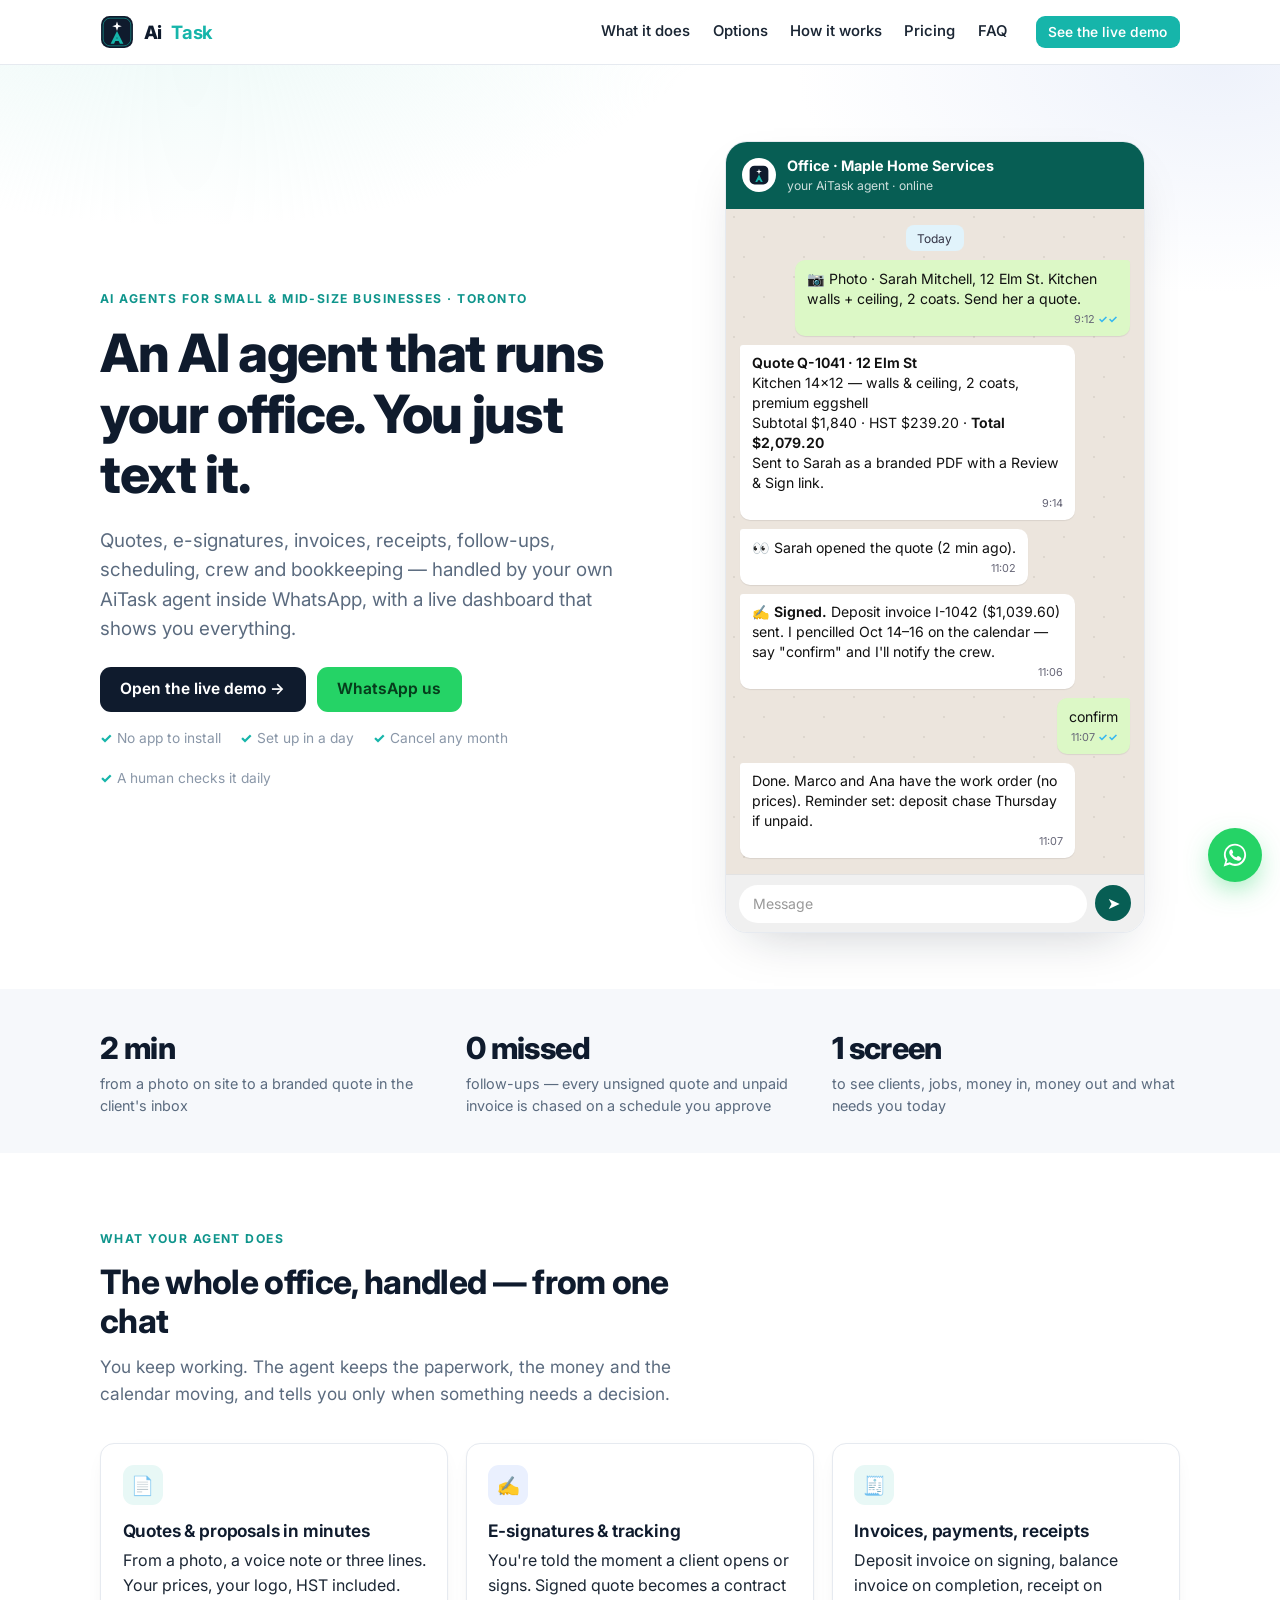
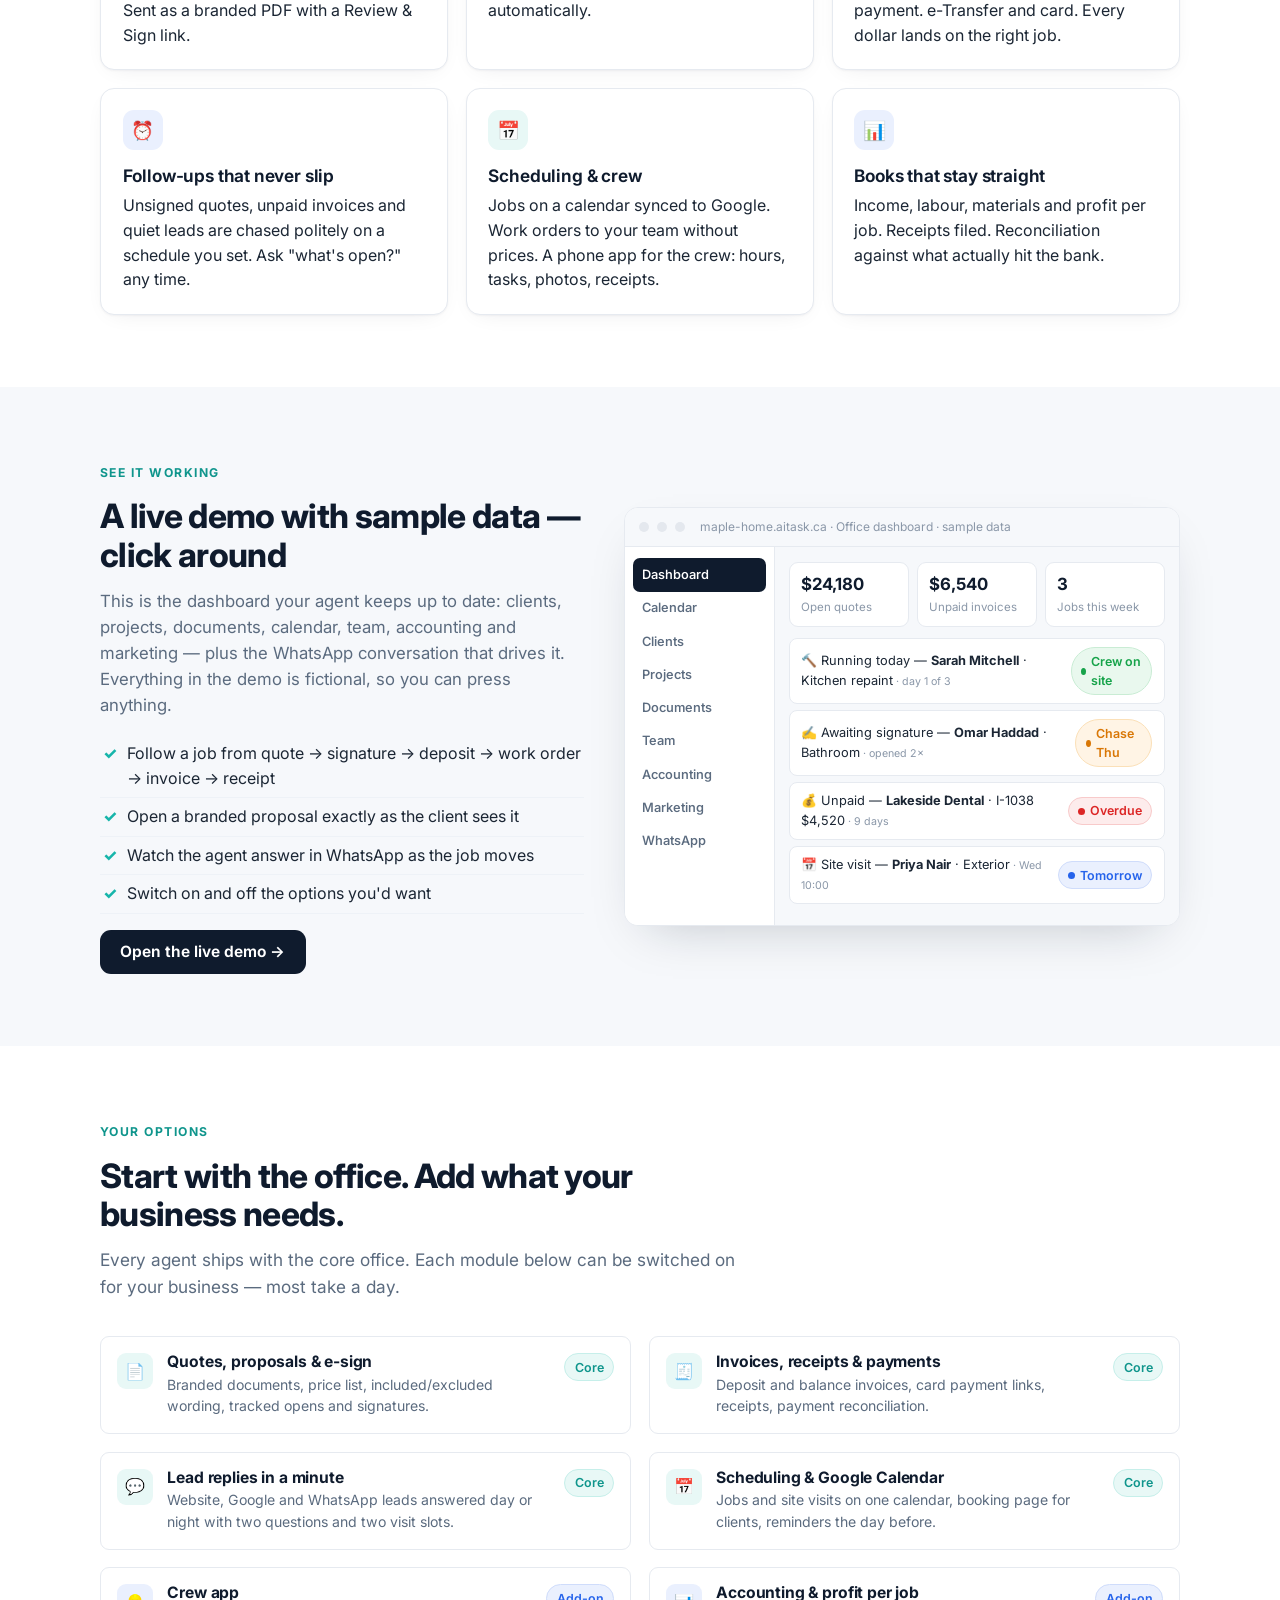
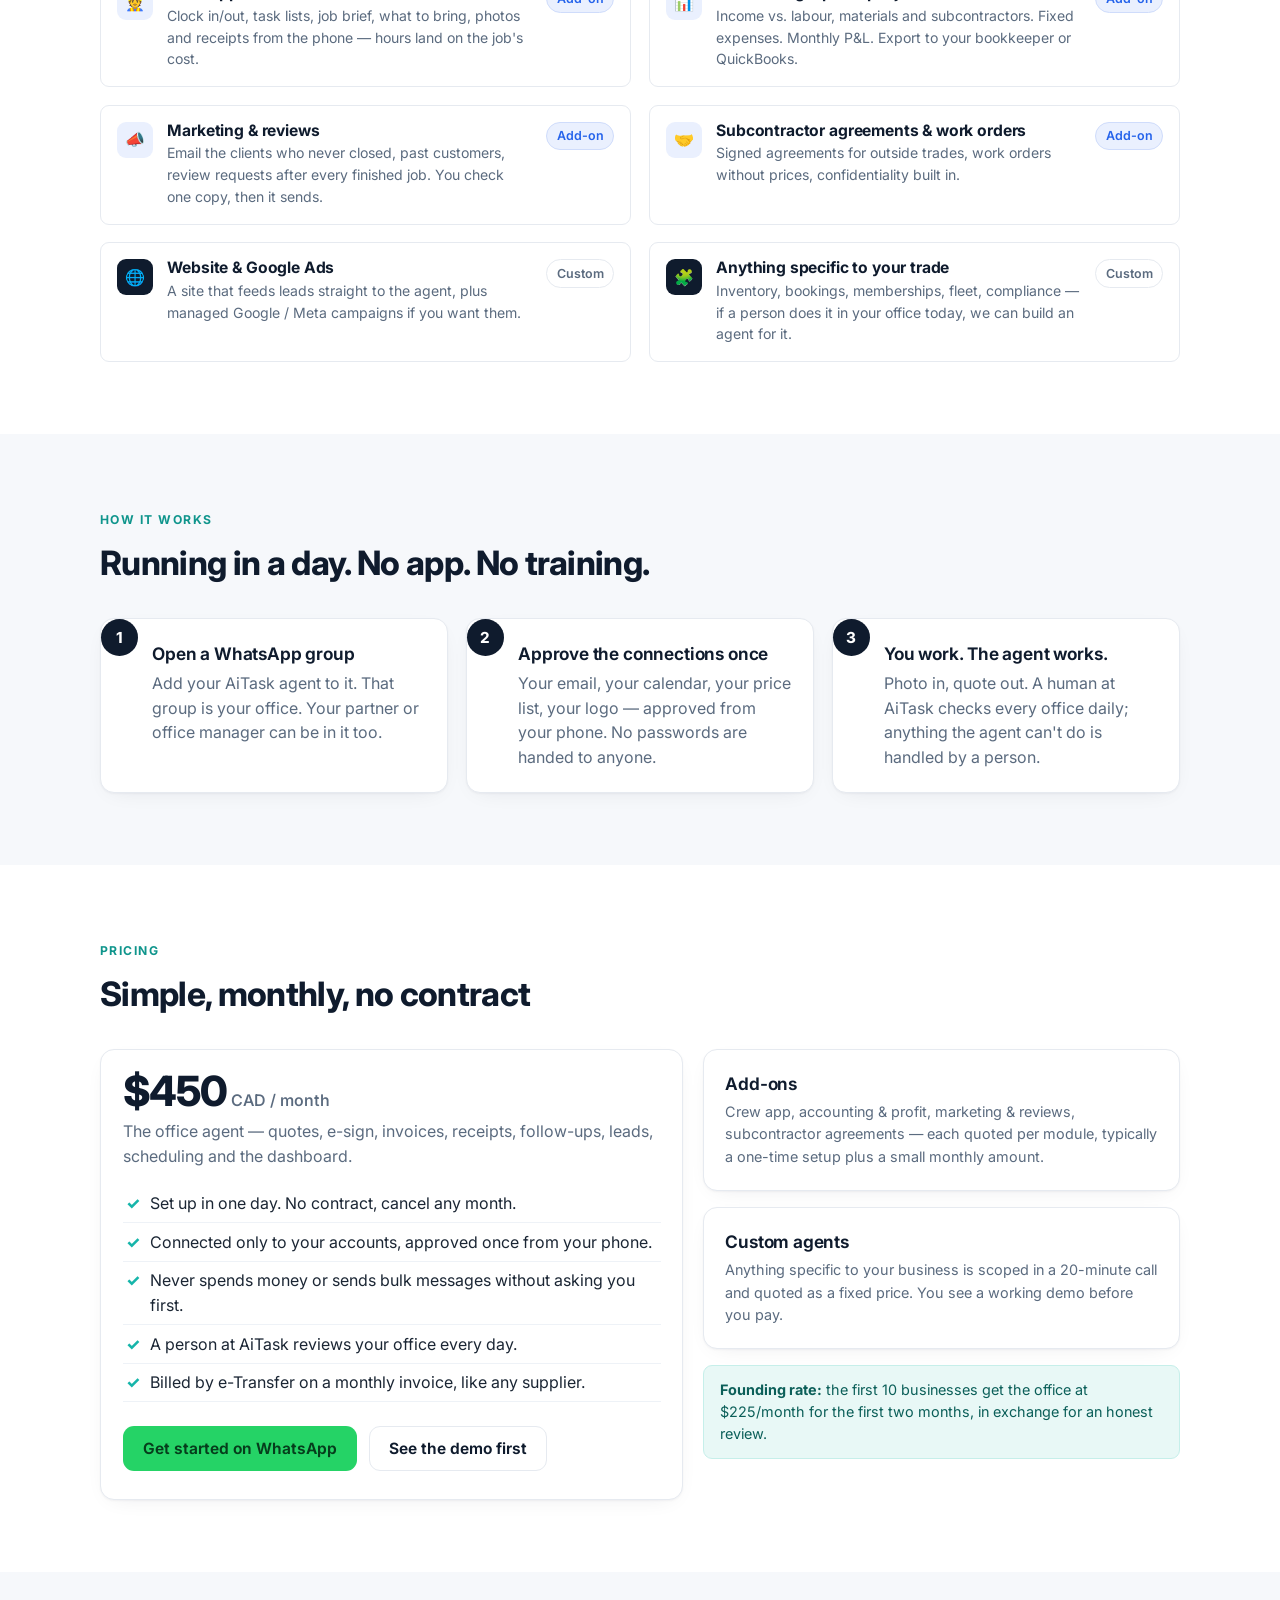
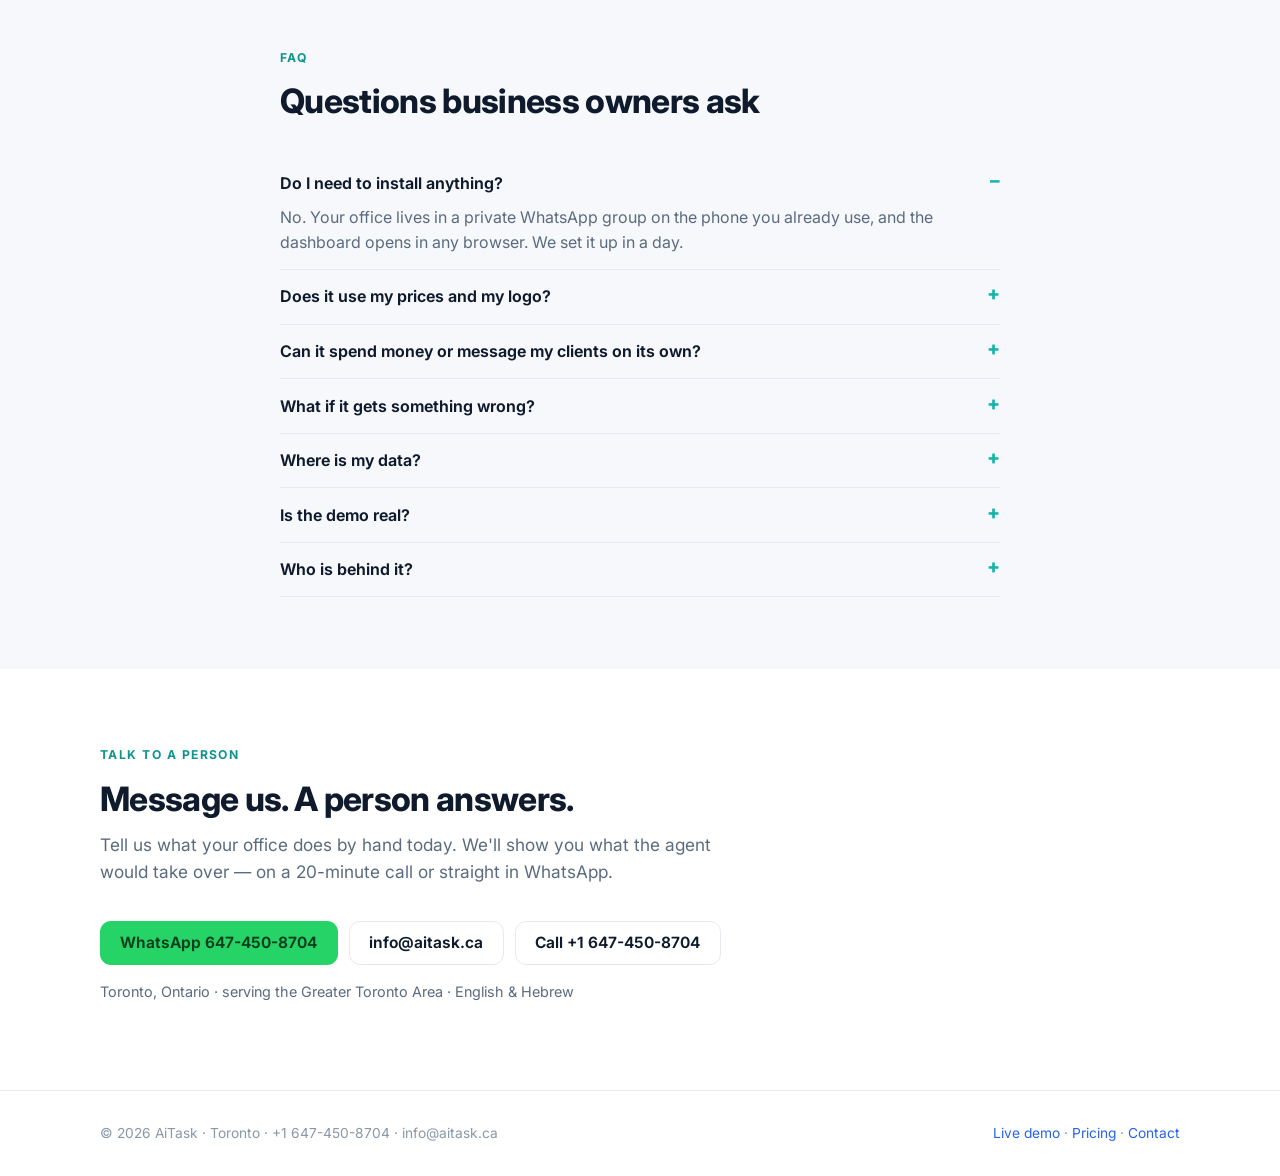
<file: ai-assistant.html>
<!doctype html><html lang="en" dir="ltr"><head><meta charset="utf-8">
<meta http-equiv="refresh" content="0; url=/#does">
<link rel="canonical" href="https://www.aitask.ca/">
<meta name="robots" content="noindex, follow">
<title>AiTask - Your Office in WhatsApp</title>
<script>location.replace("/#does");</script>
</head><body>Redirecting to <a href="/#does">aitask.ca</a></body></html>
</file>
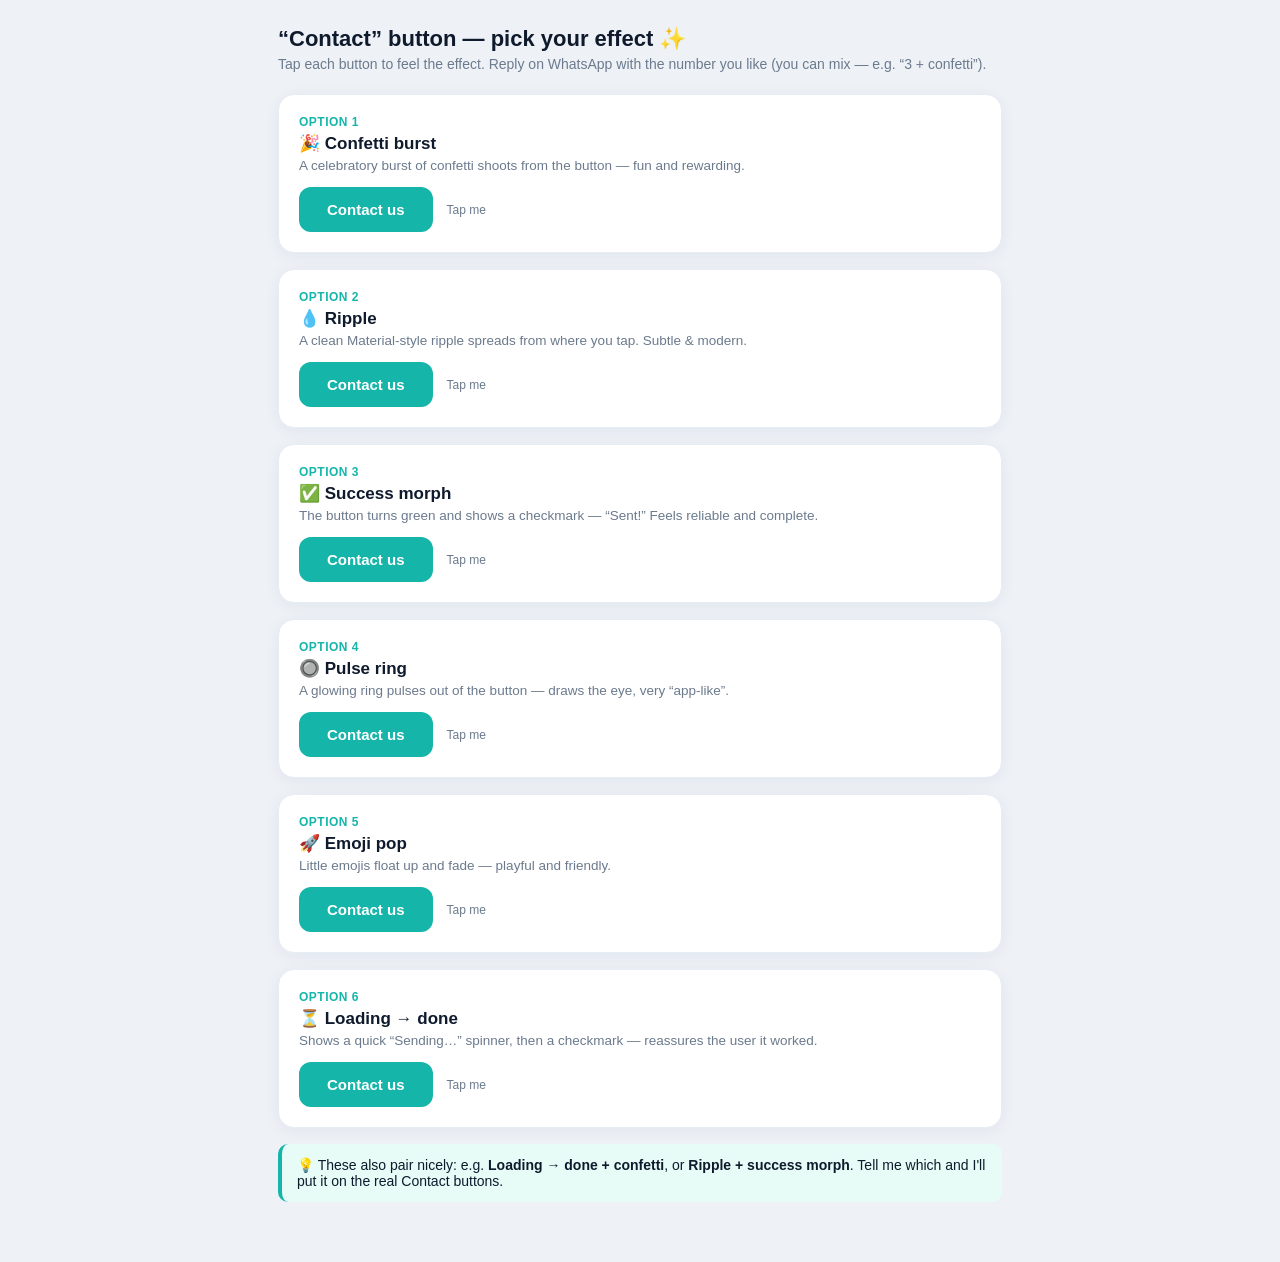
<file: button-options.html>
<!doctype html>
<html lang="en" dir="ltr"><head>
<!-- Google tag (gtag.js) -->
<script async src="https://www.googletagmanager.com/gtag/js?id=G-SHHXS30RMV"></script>
<script>window.dataLayer=window.dataLayer||[];function gtag(){dataLayer.push(arguments);}gtag('js',new Date());gtag('config','G-SHHXS30RMV');</script><meta charset="utf-8">
<meta name="viewport" content="width=device-width, initial-scale=1">
<title>Contact button — effect options</title>
<meta name="robots" content="noindex">
<style>
  :root{--navy:#0f1b2d;--teal:#16b5aa;--blue:#2563eb;--line:#e6edf5;--soft:#6b7a8d}
  *{box-sizing:border-box}
  body{margin:0;font-family:'Segoe UI',Arial,sans-serif;background:#eef2f7;color:var(--navy)}
  .wrap{max-width:760px;margin:0 auto;padding:26px 18px 60px}
  h1{font-size:22px;margin:0 0 4px}
  .sub{color:var(--soft);font-size:14px;margin:0 0 22px}
  .opt{background:#fff;border:1px solid var(--line);border-radius:16px;padding:20px;margin-bottom:16px;box-shadow:0 3px 16px rgba(20,40,70,.06)}
  .opt .n{font-size:12px;font-weight:800;color:var(--teal);text-transform:uppercase;letter-spacing:.5px}
  .opt h3{margin:4px 0 4px;font-size:17px}
  .opt p{margin:0 0 14px;color:var(--soft);font-size:13.5px}
  .cta{position:relative;overflow:hidden;border:none;background:var(--teal);color:#fff;font-weight:800;font-size:15px;padding:14px 28px;border-radius:12px;cursor:pointer;font-family:inherit}
  .cta:active{transform:translateY(1px)}
  .row{display:flex;align-items:center;gap:14px;flex-wrap:wrap}
  .hint{font-size:12px;color:var(--soft)}
  /* ripple */
  .rip{position:absolute;border-radius:50%;background:rgba(255,255,255,.6);transform:scale(0);animation:rip .6s ease-out;pointer-events:none}
  @keyframes rip{to{transform:scale(4);opacity:0}}
  /* pulse ring */
  .ring{position:absolute;inset:0;border-radius:12px;border:2px solid var(--teal);animation:ring .7s ease-out;pointer-events:none}
  @keyframes ring{from{transform:scale(1);opacity:.7}to{transform:scale(1.6);opacity:0}}
  /* confetti + emoji pieces */
  .pc{position:fixed;width:9px;height:14px;pointer-events:none;z-index:50}
  .emo{position:fixed;font-size:22px;pointer-events:none;z-index:50}
  @keyframes fall{to{transform:translateY(var(--dy)) translateX(var(--dx)) rotate(var(--rot));opacity:0}}
  @keyframes floatup{to{transform:translateY(-90px) scale(1.4);opacity:0}}
  /* success morph */
  .cta.done{background:#0e9f6e}
  .pick{display:inline-block;margin-top:6px;font-size:13px;color:var(--blue);font-weight:700;text-decoration:none}
  .note{background:#e7fbf7;border-left:4px solid var(--teal);border-radius:10px;padding:13px 15px;font-size:14px;margin-top:6px}
</style></head><body>
<div class="wrap">
  <h1>“Contact” button — pick your effect ✨</h1>
  <p class="sub">Tap each button to feel the effect. Reply on WhatsApp with the number you like (you can mix — e.g. “3 + confetti”).</p>

  <div class="opt">
    <div class="n">Option 1</div><h3>🎉 Confetti burst</h3>
    <p>A celebratory burst of confetti shoots from the button — fun and rewarding.</p>
    <div class="row"><button class="cta" onclick="confetti(this)">Contact us</button><span class="hint">Tap me</span></div>
  </div>

  <div class="opt">
    <div class="n">Option 2</div><h3>💧 Ripple</h3>
    <p>A clean Material-style ripple spreads from where you tap. Subtle &amp; modern.</p>
    <div class="row"><button class="cta" onclick="ripple(event,this)">Contact us</button><span class="hint">Tap me</span></div>
  </div>

  <div class="opt">
    <div class="n">Option 3</div><h3>✅ Success morph</h3>
    <p>The button turns green and shows a checkmark — “Sent!” Feels reliable and complete.</p>
    <div class="row"><button class="cta" onclick="morph(this)">Contact us</button><span class="hint">Tap me</span></div>
  </div>

  <div class="opt">
    <div class="n">Option 4</div><h3>🔘 Pulse ring</h3>
    <p>A glowing ring pulses out of the button — draws the eye, very “app-like”.</p>
    <div class="row"><button class="cta" onclick="pulse(this)">Contact us</button><span class="hint">Tap me</span></div>
  </div>

  <div class="opt">
    <div class="n">Option 5</div><h3>🚀 Emoji pop</h3>
    <p>Little emojis float up and fade — playful and friendly.</p>
    <div class="row"><button class="cta" onclick="emojiPop(this)">Contact us</button><span class="hint">Tap me</span></div>
  </div>

  <div class="opt">
    <div class="n">Option 6</div><h3>⏳ Loading → done</h3>
    <p>Shows a quick “Sending…” spinner, then a checkmark — reassures the user it worked.</p>
    <div class="row"><button class="cta" onclick="loadDone(this)">Contact us</button><span class="hint">Tap me</span></div>
  </div>

  <div class="note">💡 These also pair nicely: e.g. <b>Loading → done + confetti</b>, or <b>Ripple + success morph</b>. Tell me which and I'll put it on the real Contact buttons.</div>
</div>
<script>
function ripple(e,btn){
  var r=document.createElement('span');r.className='rip';
  var d=Math.max(btn.offsetWidth,btn.offsetHeight);var rect=btn.getBoundingClientRect();
  r.style.width=r.style.height=d+'px';
  r.style.left=(e.clientX-rect.left-d/2)+'px';r.style.top=(e.clientY-rect.top-d/2)+'px';
  btn.appendChild(r);setTimeout(function(){r.remove();},600);
}
function pulse(btn){var r=document.createElement('span');r.className='ring';btn.appendChild(r);setTimeout(function(){r.remove();},700);}
function confetti(btn){
  var rect=btn.getBoundingClientRect();var cx=rect.left+rect.width/2,cy=rect.top+rect.height/2;
  var cols=['#16b5aa','#2563eb','#f59e0b','#ef4444','#22c55e','#a855f7'];
  for(var i=0;i<60;i++){(function(){
    var p=document.createElement('div');p.className='pc';
    p.style.background=cols[i%cols.length];p.style.left=cx+'px';p.style.top=cy+'px';
    var ang=Math.random()*Math.PI*2,dist=80+Math.random()*150;
    p.style.setProperty('--dx',(Math.cos(ang)*dist)+'px');
    p.style.setProperty('--dy',(Math.sin(ang)*dist+120)+'px');
    p.style.setProperty('--rot',(Math.random()*720-360)+'deg');
    p.style.animation='fall '+(0.9+Math.random()*0.7)+'s ease-out forwards';
    document.body.appendChild(p);setTimeout(function(){p.remove();},1700);
  })();}
}
function morph(btn){
  if(btn.dataset.busy)return;btn.dataset.busy=1;var t=btn.textContent;
  btn.classList.add('done');btn.innerHTML='✓ Sent!';
  setTimeout(function(){btn.classList.remove('done');btn.textContent=t;btn.dataset.busy='';},1600);
}
function emojiPop(btn){
  var rect=btn.getBoundingClientRect();var cx=rect.left+rect.width/2,cy=rect.top;
  var es=['🎉','✨','💬','📞','🚀','😊'];
  for(var i=0;i<7;i++){(function(i){
    var p=document.createElement('div');p.className='emo';p.textContent=es[i%es.length];
    p.style.left=(cx-10+(Math.random()*60-30))+'px';p.style.top=cy+'px';
    p.style.animation='floatup '+(0.9+Math.random()*0.6)+'s ease-out forwards';
    document.body.appendChild(p);setTimeout(function(){p.remove();},1600);
  })(i);}
}
function loadDone(btn){
  if(btn.dataset.busy)return;btn.dataset.busy=1;var t=btn.textContent;
  btn.innerHTML='<span style="display:inline-block;width:15px;height:15px;border:2px solid rgba(255,255,255,.4);border-top-color:#fff;border-radius:50%;animation:spin .6s linear infinite;vertical-align:-2px"></span> Sending…';
  setTimeout(function(){btn.classList.add('done');btn.innerHTML='✓ Done';},1100);
  setTimeout(function(){btn.classList.remove('done');btn.textContent=t;btn.dataset.busy='';},2400);
}
var st=document.createElement('style');st.textContent='@keyframes spin{to{transform:rotate(360deg)}}';document.head.appendChild(st);
</script>
</body></html>
</file>
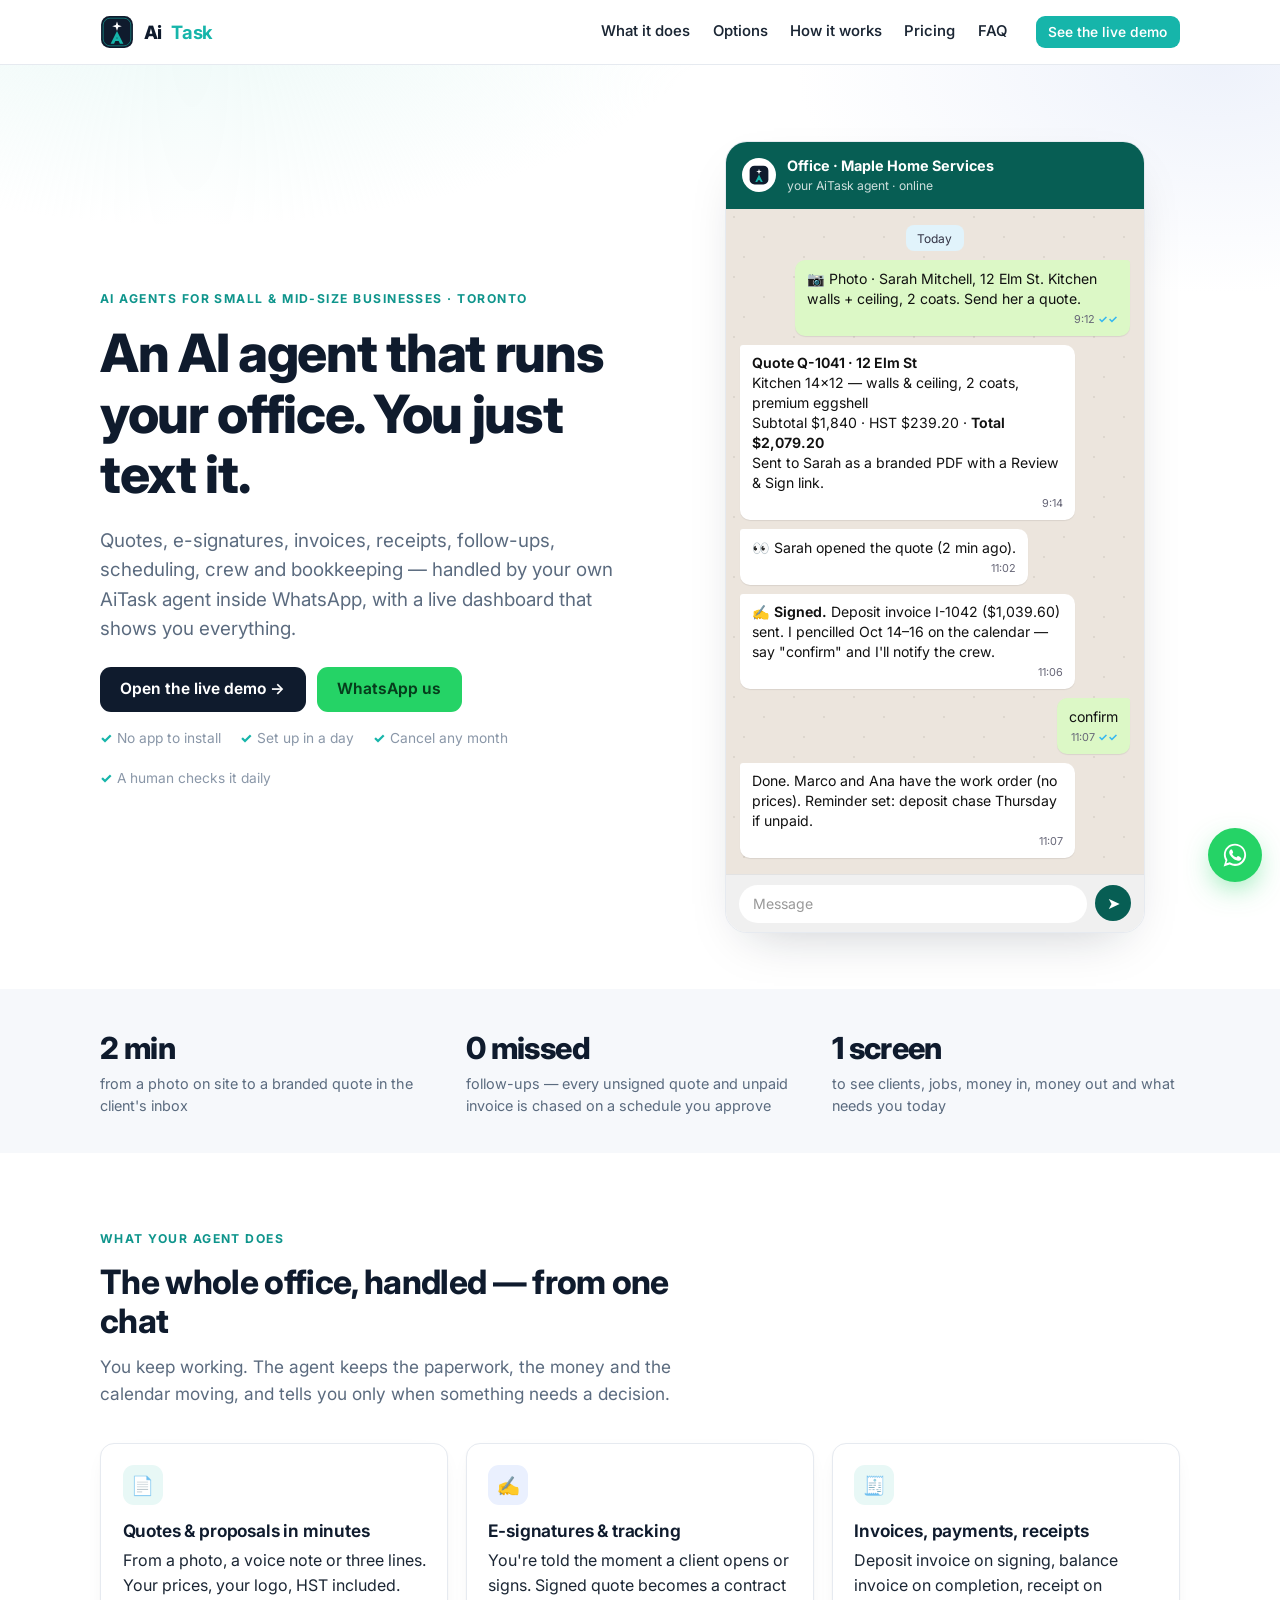
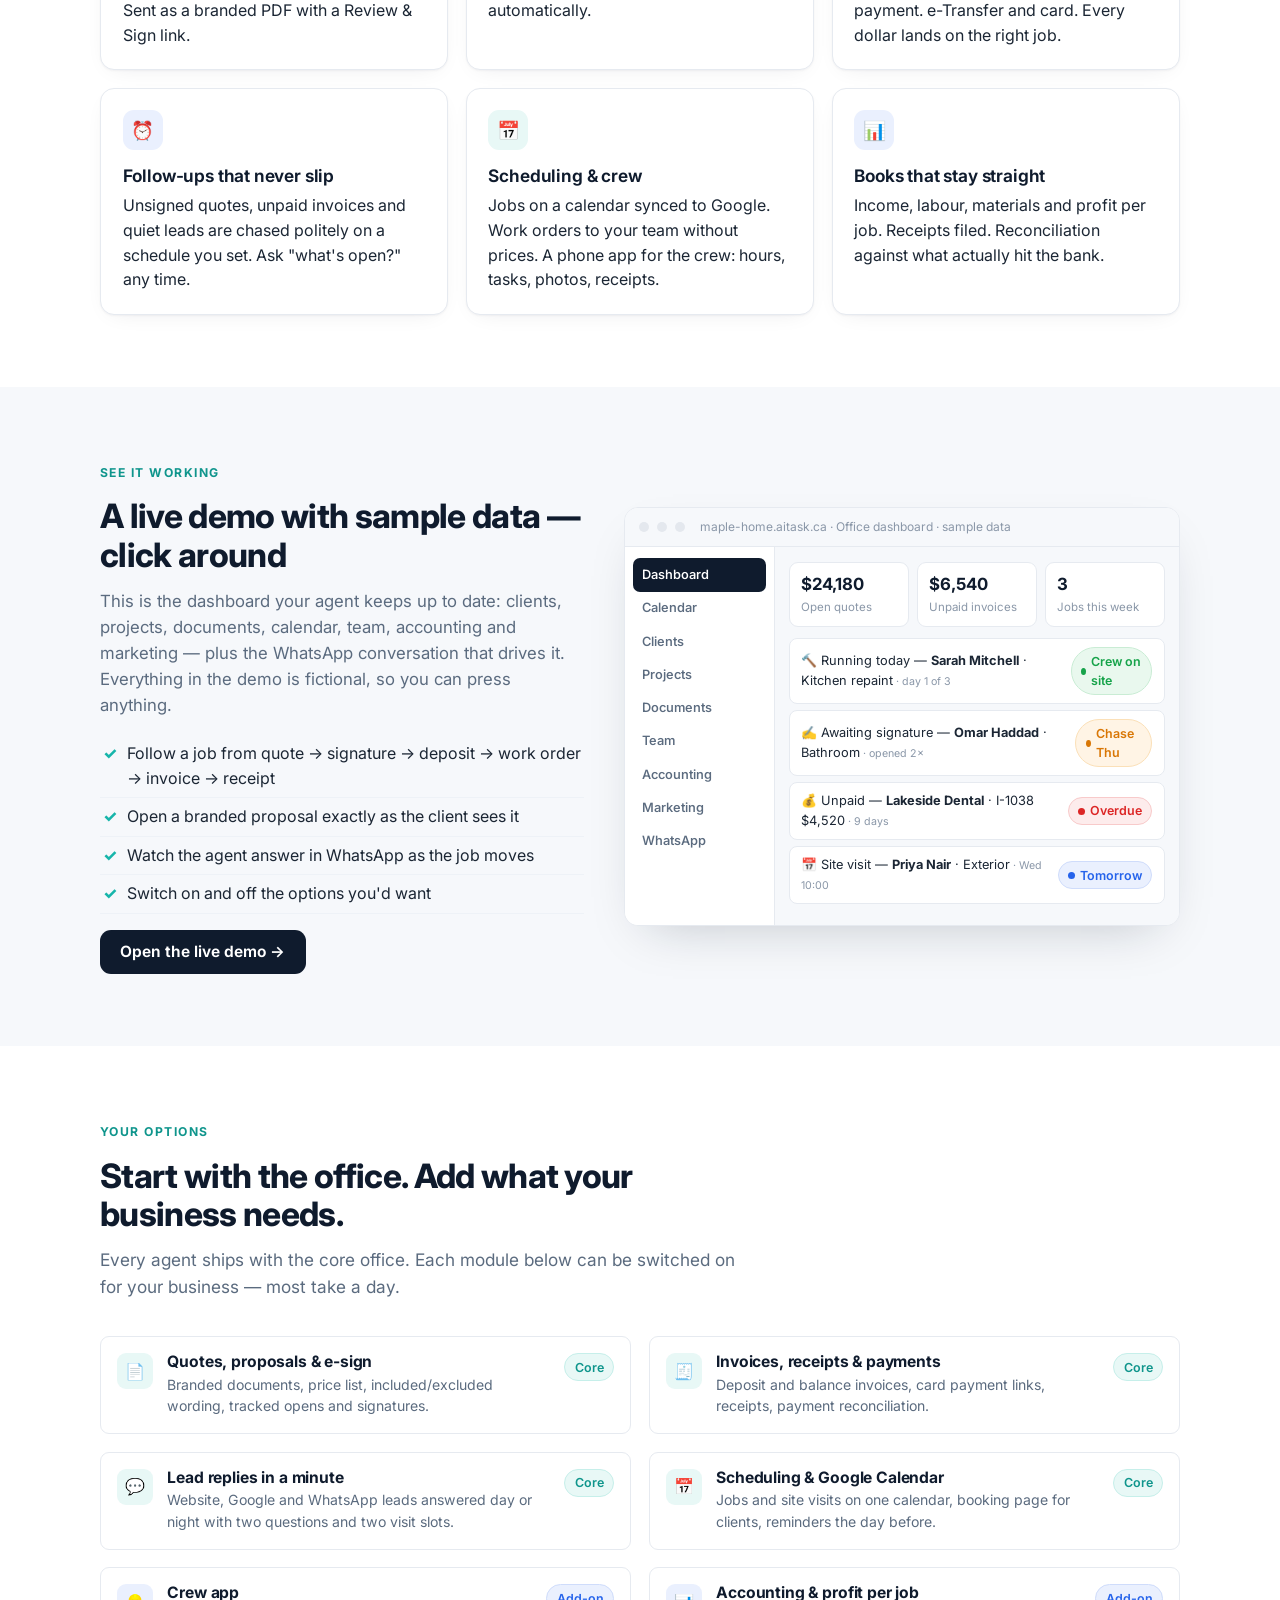
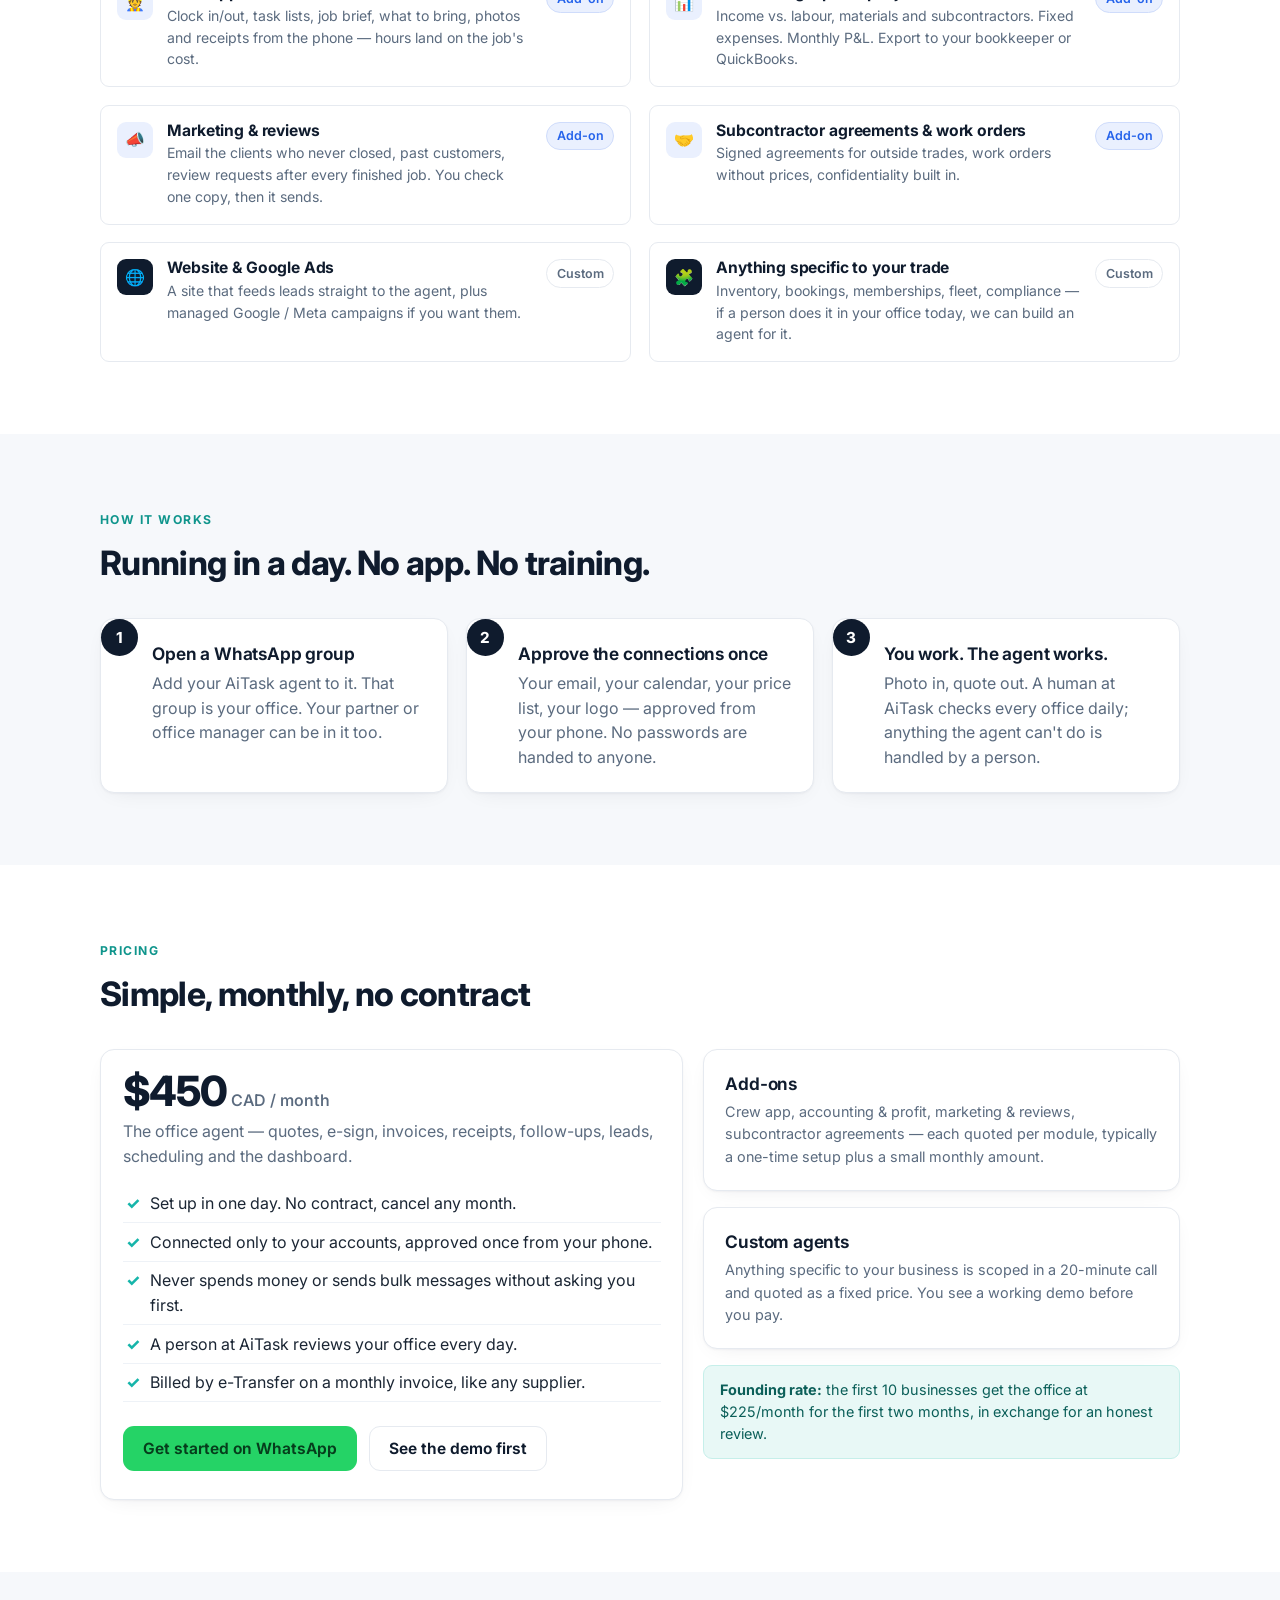
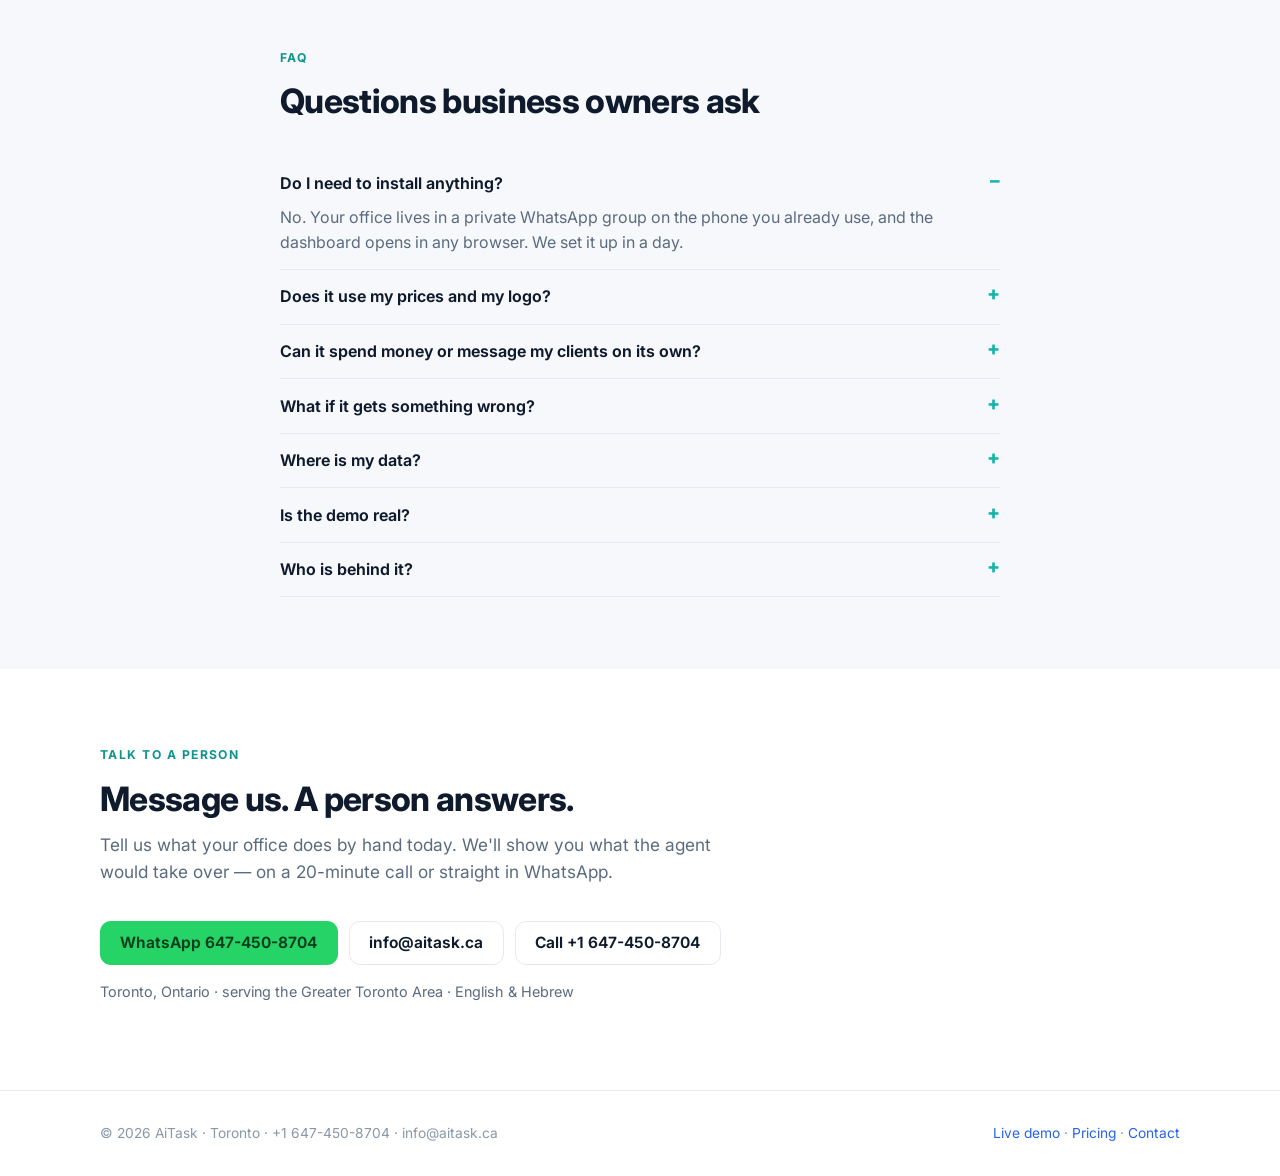
<file: checkout.html>
<!doctype html><html lang="en" dir="ltr"><head><meta charset="utf-8">
<meta http-equiv="refresh" content="0; url=/#pricing">
<link rel="canonical" href="https://www.aitask.ca/">
<meta name="robots" content="noindex, follow">
<title>AiTask - Your Office in WhatsApp</title>
<script>location.replace("/#pricing");</script>
</head><body>Redirecting to <a href="/#pricing">aitask.ca</a></body></html>
</file>
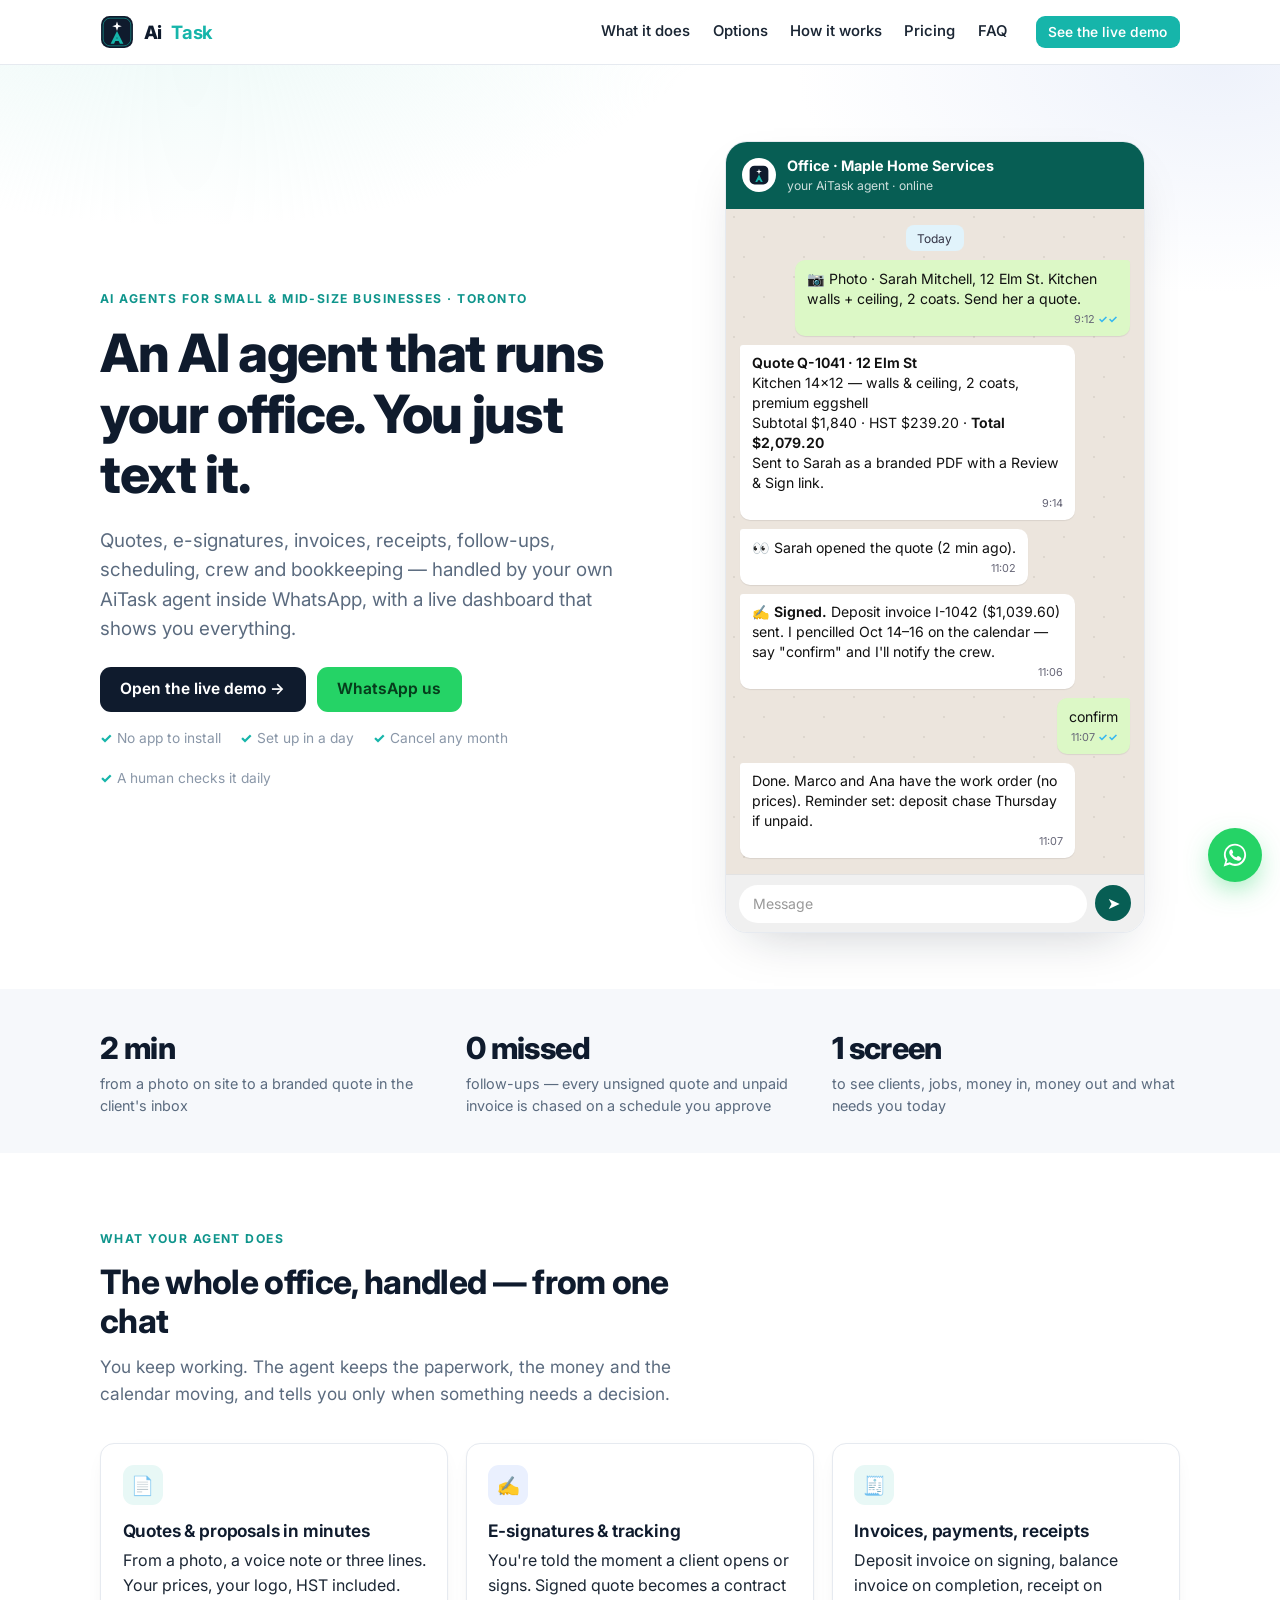
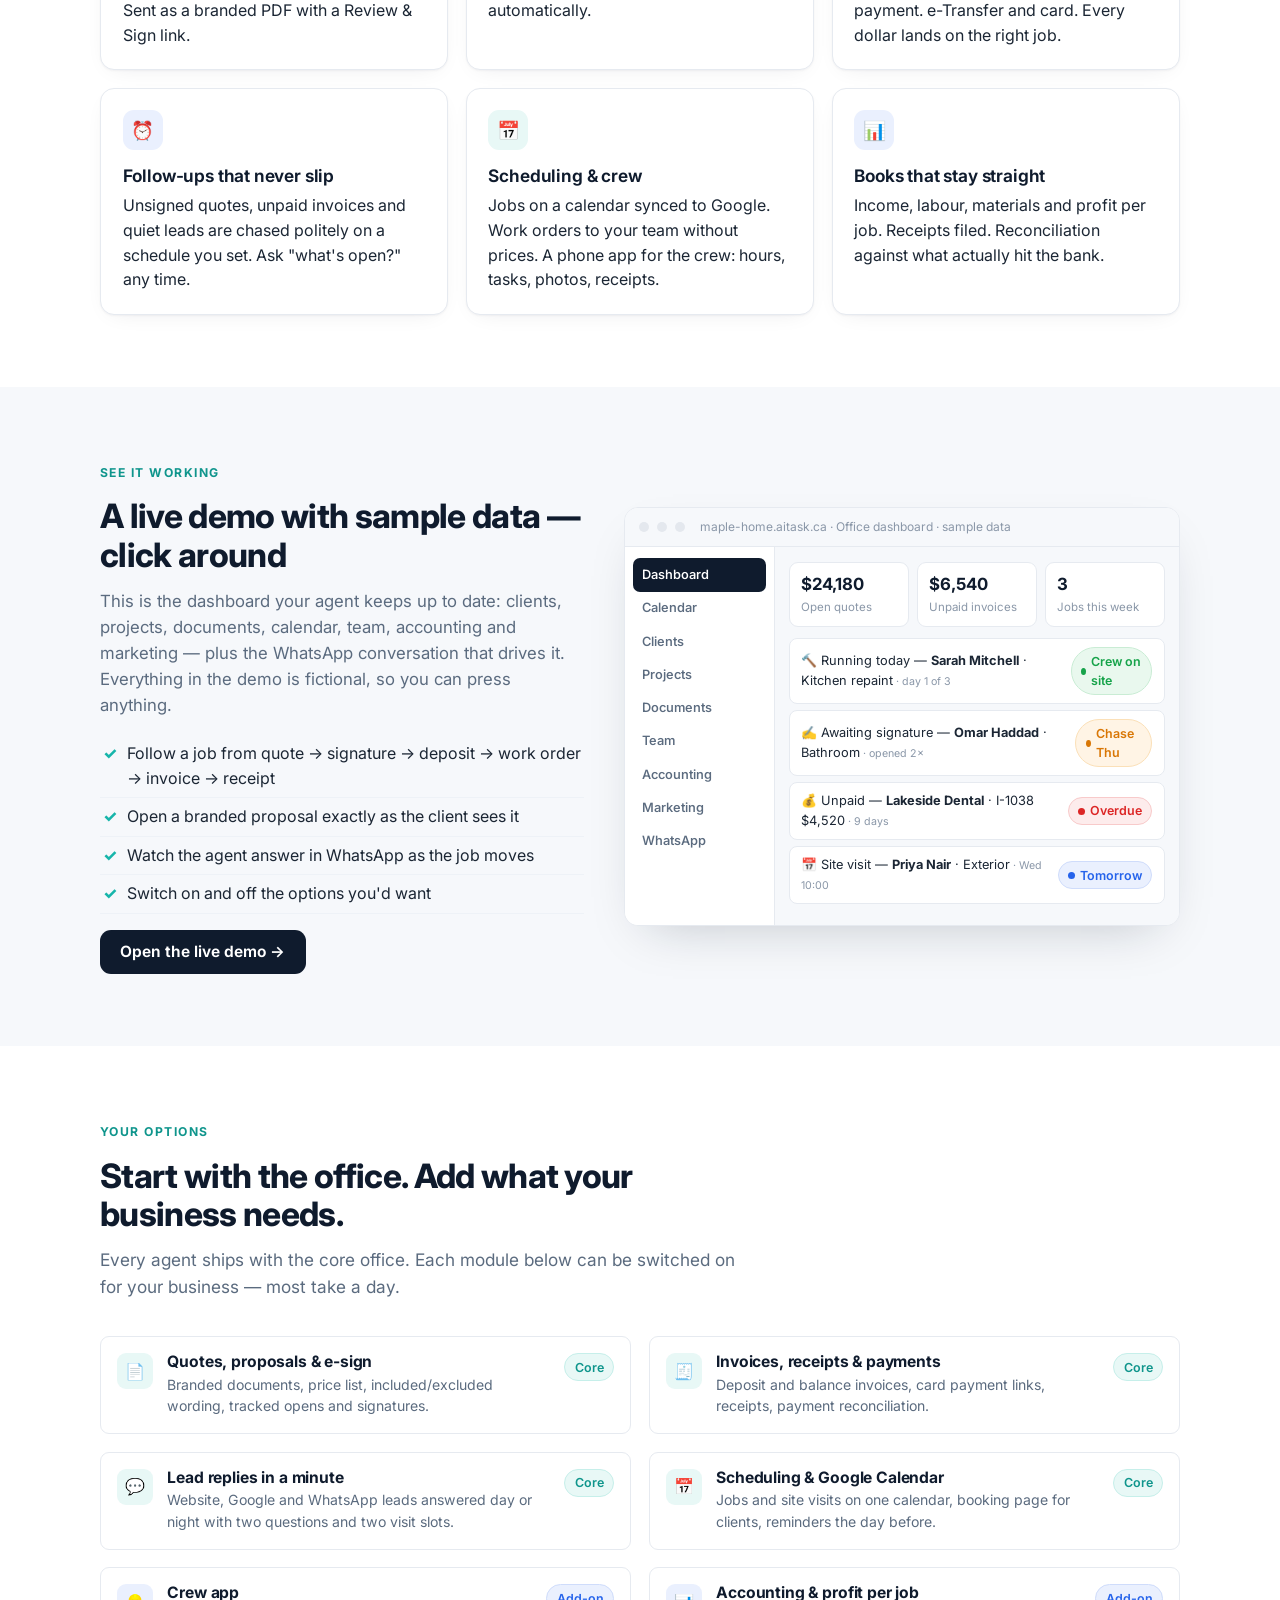
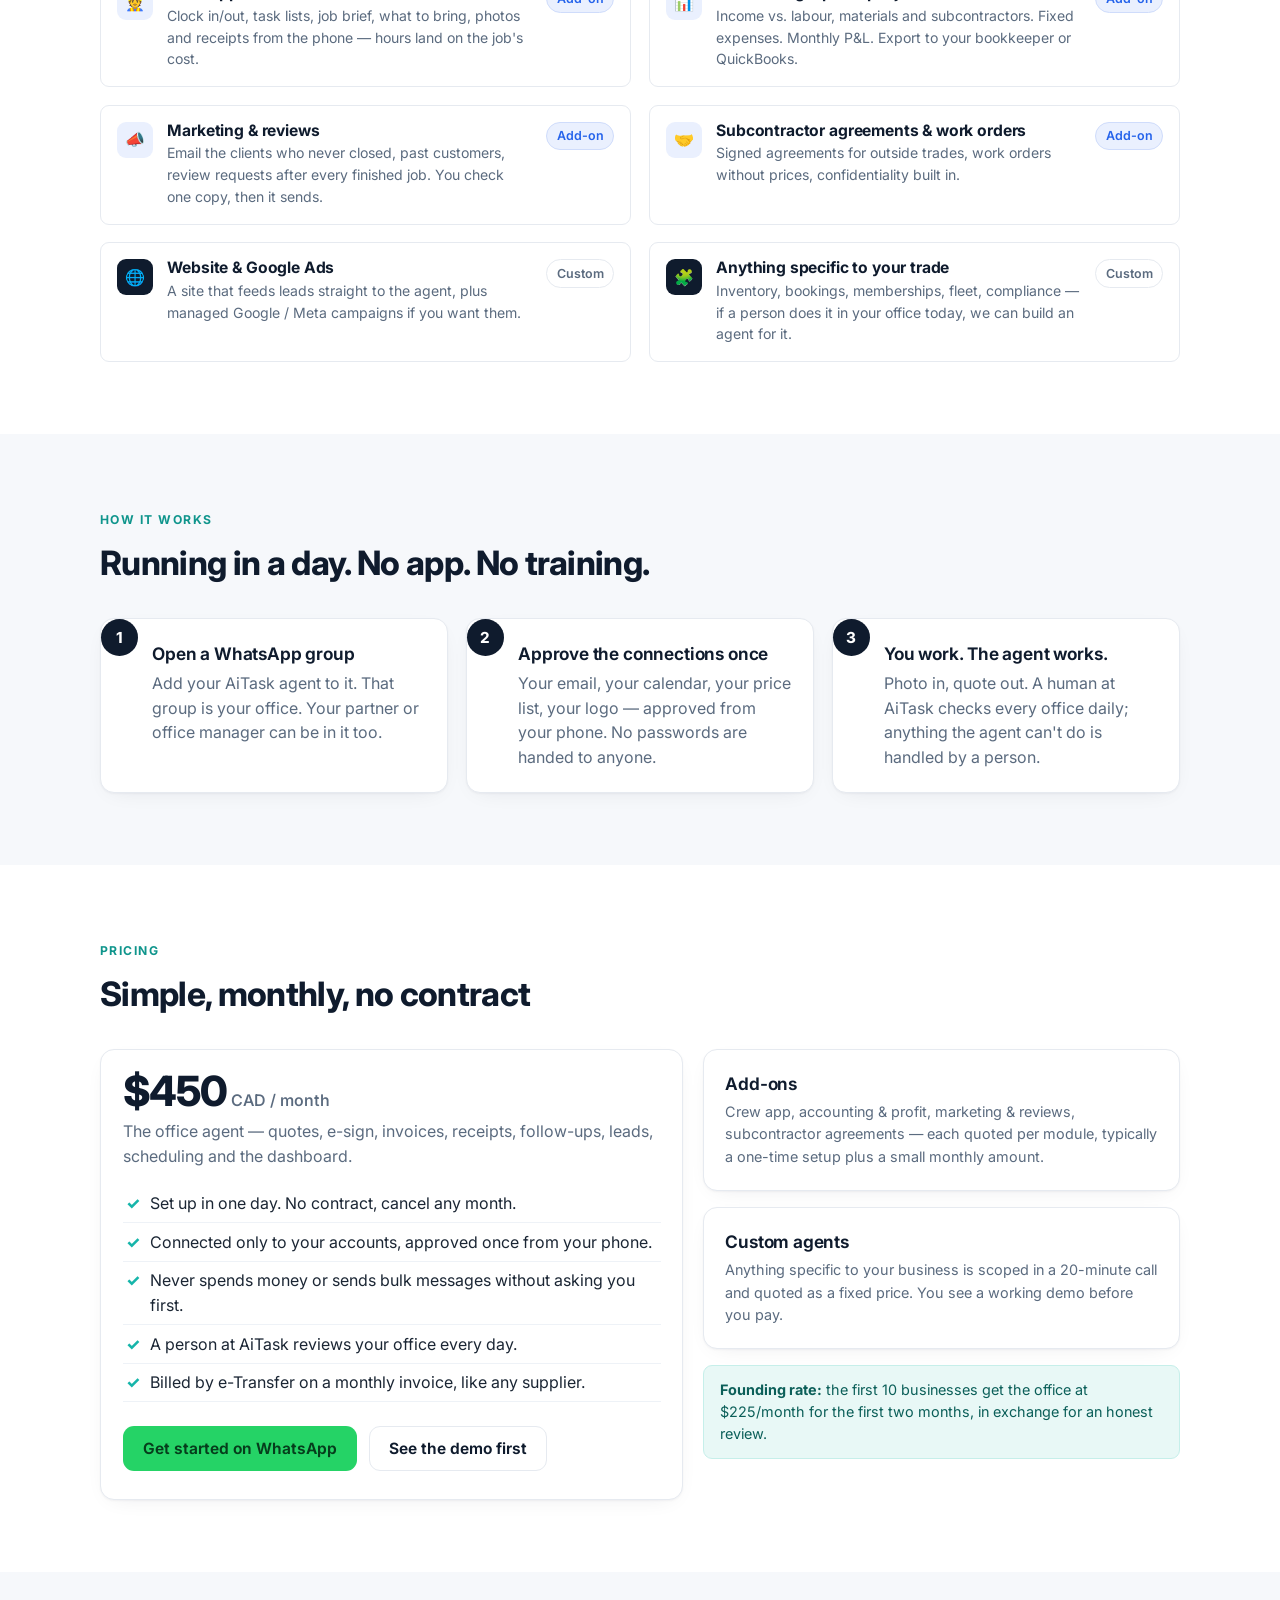
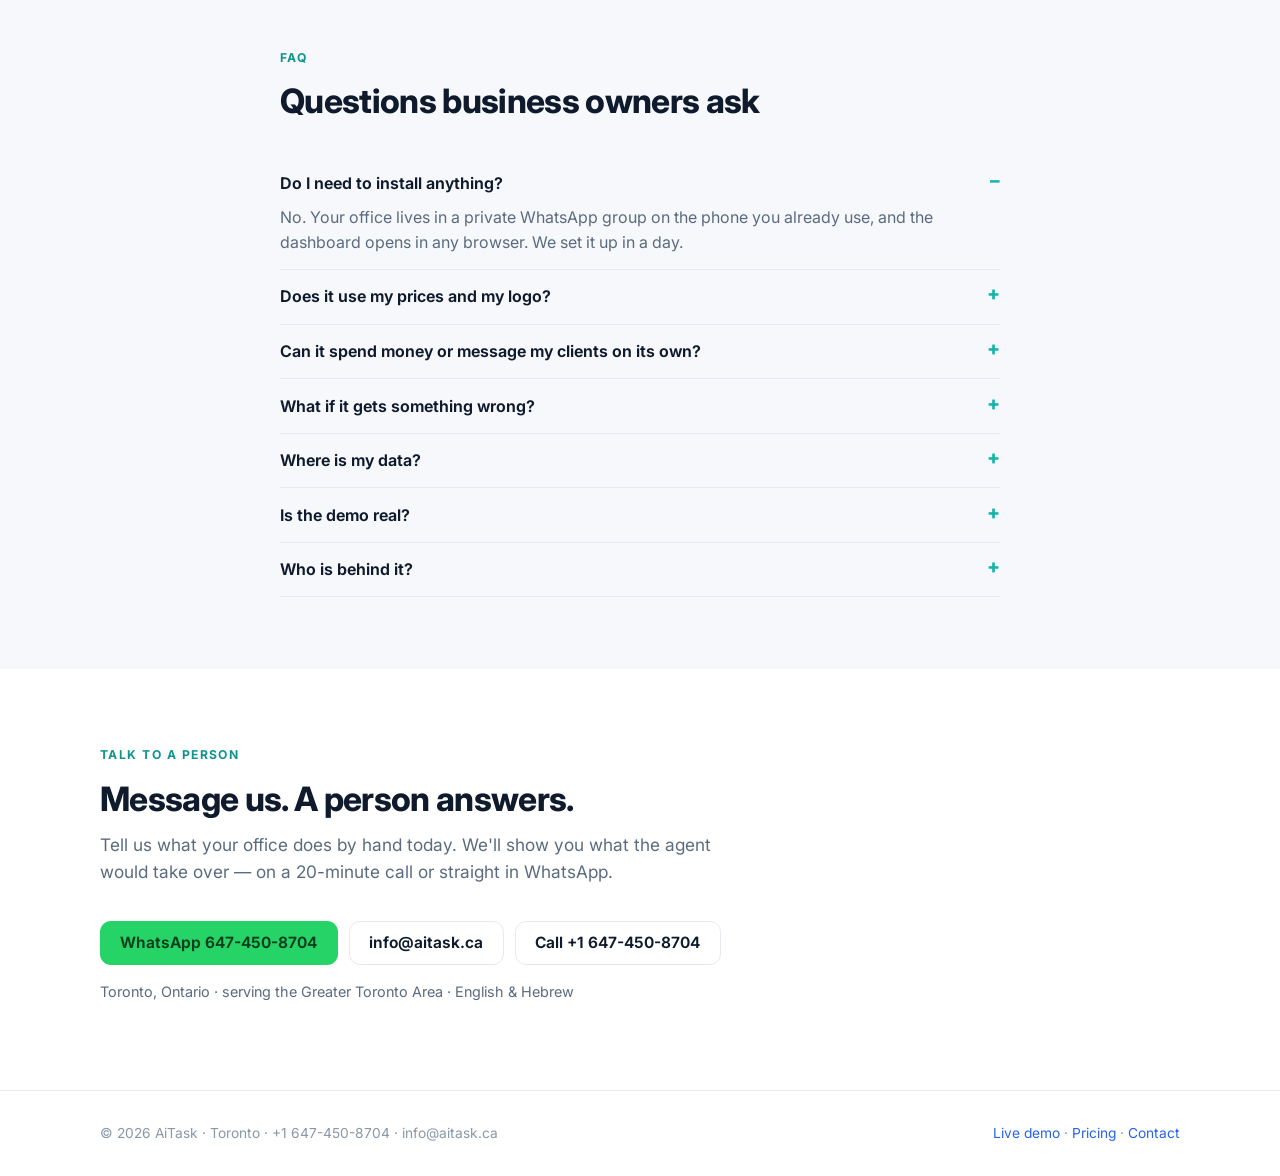
<file: contact.html>
<!doctype html><html lang="en" dir="ltr"><head><meta charset="utf-8">
<meta http-equiv="refresh" content="0; url=/#contact">
<link rel="canonical" href="https://www.aitask.ca/">
<meta name="robots" content="noindex, follow">
<title>AiTask - Your Office in WhatsApp</title>
<script>location.replace("/#contact");</script>
</head><body>Redirecting to <a href="/#contact">aitask.ca</a></body></html>
</file>
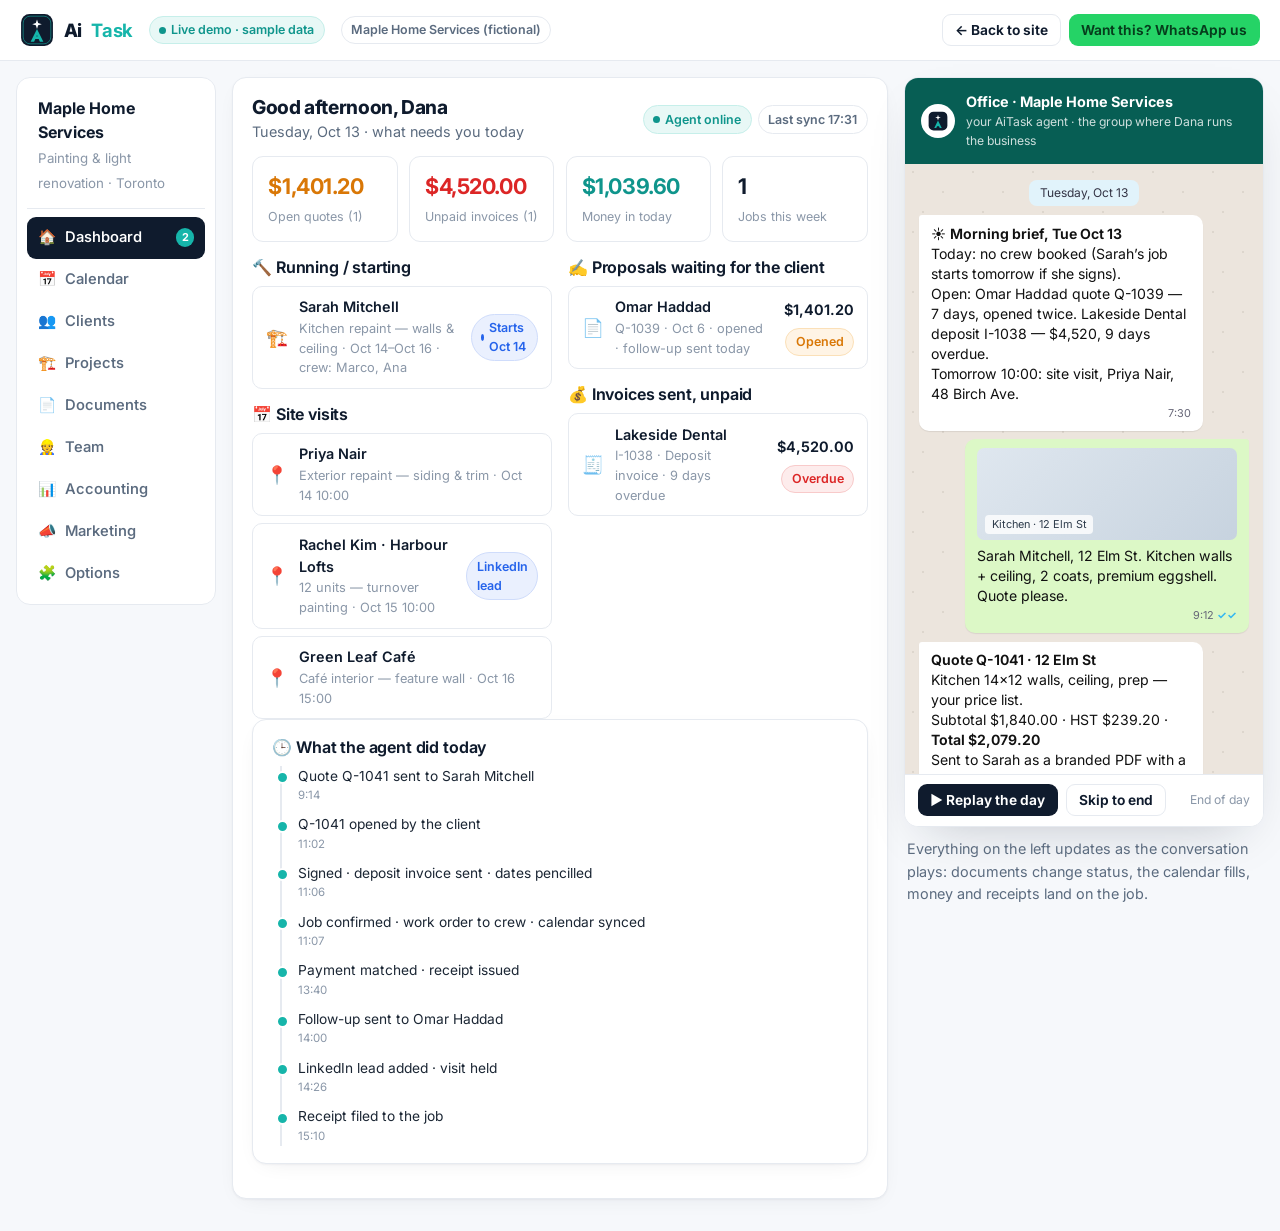
<file: demo.html>
<!DOCTYPE html>
<html lang="en">
<head>
<meta charset="utf-8">
<meta name="viewport" content="width=device-width, initial-scale=1">
<title>Live demo — the AiTask office dashboard (sample data)</title>
<meta name="description" content="Click through the AiTask office: clients, projects, quotes, e-signatures, invoices, receipts, calendar, crew, accounting and the WhatsApp agent that runs it. Fictional data.">
<meta name="robots" content="index,follow">
<link rel="preconnect" href="https://fonts.googleapis.com">
<link rel="preconnect" href="https://fonts.gstatic.com" crossorigin>
<link href="https://fonts.googleapis.com/css2?family=Inter:wght@400;500;600;700;800&display=swap" rel="stylesheet">
<link rel="stylesheet" href="styles.css">
<style>
  body{background:var(--bg2)}
  .dtop{position:sticky;top:0;z-index:50;background:#fff;border-bottom:1px solid var(--line)}
  .dtop .wrap{display:flex;align-items:center;gap:.8rem;height:60px;max-width:1500px}
  .dtop .pill{margin-left:.2rem}
  .dtop .sp{margin-left:auto;display:flex;gap:.5rem;align-items:center}
  @media(max-width:700px){.dtop .hide-m{display:none}}

  .app{display:grid;grid-template-columns:200px minmax(0,1fr) 360px;gap:1rem;max-width:1500px;margin:1rem auto;padding:0 16px;align-items:start}
  @media(max-width:1200px){.app{grid-template-columns:180px minmax(0,1fr) 330px}}
  @media(max-width:980px){.app{grid-template-columns:1fr}}
  .side{background:#fff;border:1px solid var(--line);border-radius:var(--r);padding:.6rem;position:sticky;top:76px}
  .side button{display:flex;align-items:center;gap:.6rem;width:100%;text-align:left;border:0;background:none;padding:.6rem .7rem;border-radius:9px;font:inherit;font-weight:550;color:var(--muted);cursor:pointer;font-size:.92rem}
  .side button:hover{background:var(--bg2);color:var(--navy)}
  .side button.on{background:var(--navy);color:#fff}
  .side button .n{margin-left:auto;background:var(--bad);color:#fff;font-size:.68rem;padding:.1em .5em;border-radius:999px;font-weight:700}
  .side button.on .n{background:var(--teal)}
  .side .biz{padding:.5rem .7rem .8rem;border-bottom:1px solid var(--line);margin-bottom:.5rem}
  .side .biz b{display:block;color:var(--navy)}
  .side .biz small{color:var(--faint)}
  @media(max-width:980px){
    .side{position:sticky;top:60px;z-index:40;display:flex;gap:.2rem;overflow-x:auto;padding:.4rem;border-radius:0;margin:0 -16px;border-left:0;border-right:0;scrollbar-width:none}
    .side .biz{display:none}
    .side button{width:auto;white-space:nowrap;padding:.5rem .7rem;font-size:.86rem}
  }
  .main{min-width:0}
  .panel{background:#fff;border:1px solid var(--line);border-radius:var(--r);padding:1.1rem 1.2rem;margin-bottom:1rem;box-shadow:var(--sh)}
  .panel h2{font-size:1.2rem;margin-bottom:.2rem}
  .panel h3{font-size:1rem;margin:0 0 .6rem}
  .ph{display:flex;align-items:center;gap:.6rem;flex-wrap:wrap;margin-bottom:.8rem}
  .ph .sp{margin-left:auto;display:flex;gap:.4rem;flex-wrap:wrap}
  .kpis{display:grid;grid-template-columns:repeat(4,1fr);gap:.7rem;margin-bottom:1rem}
  @media(max-width:700px){.kpis{grid-template-columns:repeat(2,1fr)}}
  .kpi{background:#fff;border:1px solid var(--line);border-radius:11px;padding:.8rem .95rem}
  .kpi b{display:block;font-size:1.35rem;color:var(--navy);letter-spacing:-.02em}
  .kpi span{color:var(--faint);font-size:.78rem}
  .kpi.t b{color:var(--teal-d)}.kpi.w b{color:var(--warn)}.kpi.b b{color:var(--bad)}
  .list{display:flex;flex-direction:column;gap:.45rem}
  .row{display:flex;align-items:center;gap:.7rem;border:1px solid var(--line);border-radius:10px;padding:.6rem .8rem;background:#fff;font-size:.9rem;cursor:pointer;transition:.12s}
  .row:hover{border-color:#c9d3df;background:#fbfcfe}
  .row .ttl{font-weight:600;color:var(--navy)}
  .row .sub{color:var(--faint);font-size:.8rem}
  .row .r{margin-left:auto;display:flex;gap:.4rem;align-items:center;flex-wrap:wrap;justify-content:flex-end}
  .row .amt{font-weight:650;color:var(--navy);white-space:nowrap}
  .av{width:34px;height:34px;border-radius:50%;background:var(--blue-bg);color:var(--blue);display:flex;align-items:center;justify-content:center;font-weight:700;font-size:.78rem;flex:none}
  .av.t{background:var(--teal-bg);color:var(--teal-d)}
  .two{display:grid;grid-template-columns:1fr 1fr;gap:1rem}
  @media(max-width:800px){.two{grid-template-columns:1fr}}
  .empty{color:var(--faint);font-size:.88rem;padding:.6rem 0}
  table{width:100%;border-collapse:collapse;font-size:.88rem}
  th{text-align:left;font-size:.72rem;letter-spacing:.06em;text-transform:uppercase;color:var(--faint);font-weight:650;padding:.45rem .5rem;border-bottom:1px solid var(--line)}
  td{padding:.55rem .5rem;border-bottom:1px solid var(--bg3);vertical-align:middle}
  td.num,th.num{text-align:right;white-space:nowrap}
  tr.clk{cursor:pointer}tr.clk:hover td{background:#fbfcfe}
  .prog{height:7px;background:var(--bg3);border-radius:99px;overflow:hidden}
  .prog i{display:block;height:100%;background:var(--teal);border-radius:99px}
  .chips{display:flex;gap:.35rem;flex-wrap:wrap}
  .tl{border-left:2px solid var(--line);margin-left:.5rem;padding-left:1rem;display:flex;flex-direction:column;gap:.6rem}
  .tl div{position:relative;font-size:.86rem}
  .tl div::before{content:"";position:absolute;left:-1.42rem;top:.4em;width:9px;height:9px;border-radius:50%;background:var(--teal);border:2px solid #fff}
  .tl small{display:block;color:var(--faint)}
  .back{border:0;background:none;color:var(--blue);font:inherit;cursor:pointer;padding:0;font-weight:600}
  .bk{display:flex;flex-direction:column;gap:.35rem}

  /* calendar */
  .cal{display:grid;grid-template-columns:repeat(7,1fr);gap:4px}
  .cal .dh{font-size:.7rem;color:var(--faint);text-transform:uppercase;letter-spacing:.06em;text-align:center;padding:.3rem 0}
  .cal .d{min-height:78px;border:1px solid var(--line);border-radius:8px;padding:.3rem;font-size:.72rem;background:#fff;position:relative}
  .cal .d.o{opacity:.35}.cal .d.today{border-color:var(--teal);box-shadow:inset 0 0 0 1px var(--teal)}
  .cal .d .n{color:var(--faint);font-weight:600}
  .cal .ev{margin-top:.2rem;border-radius:5px;padding:.15rem .35rem;font-size:.68rem;font-weight:600;white-space:nowrap;overflow:hidden;text-overflow:ellipsis;cursor:pointer}
  .ev.job{background:var(--teal-bg);color:var(--teal-d)}.ev.visit{background:#efe8fb;color:#6d3fc5}.ev.pencil{background:var(--warn-bg);color:var(--warn);border:1px dashed #f0c27a}
  .ev.job.lk{background:var(--blue-bg);color:var(--blue)}
  @media(max-width:600px){.cal .d{min-height:54px}.cal .ev{font-size:.6rem;padding:.1rem .2rem}}

  /* whatsapp panel */
  .wa{position:sticky;top:76px}
  .wa .phone{max-width:none;border-radius:var(--r)}
  .wa .chat{min-height:420px;max-height:calc(100vh - 290px);overflow-y:auto;scroll-behavior:smooth}
  @media(max-width:980px){.wa{position:static}.wa .chat{max-height:none;min-height:360px}}
  .wa-ctl{display:flex;gap:.5rem;padding:.6rem .8rem;background:#fff;border-top:1px solid var(--line);align-items:center;flex-wrap:wrap}
  .wa-ctl .st{font-size:.76rem;color:var(--faint);margin-left:auto}
  .msg .doc{display:block;margin-top:.4rem;background:#fff;border:1px solid #d5efe2;border-radius:8px;padding:.45rem .6rem;font-size:.8rem;color:var(--navy);text-decoration:none}
  .msg .doc b{display:block}
  .msg .doc:hover{background:#f4fbf7}
  .msg.in .doc{border-color:var(--line)}
  .msg .img{display:block;width:100%;height:92px;border-radius:7px;margin-bottom:.35rem;background:linear-gradient(135deg,#dfe7ef,#c7d3df);position:relative}
  .msg .img::after{content:attr(data-l);position:absolute;inset:auto .5rem .4rem;font-size:.68rem;color:#2d3b4b;background:rgba(255,255,255,.8);padding:.1rem .4rem;border-radius:4px;width:max-content}
  .msg.li{background:#fff;border-left:4px solid #0a66c2}
  .typing{align-self:flex-start;background:#fff;border-radius:10px;padding:.5rem .8rem;font-size:.8rem;color:#889;box-shadow:0 1px 1px rgba(0,0,0,.08)}
  .typing i{display:inline-block;width:6px;height:6px;border-radius:50%;background:#aab;margin-right:3px;animation:b 1s infinite}
  .typing i:nth-child(2){animation-delay:.2s}.typing i:nth-child(3){animation-delay:.4s}
  @keyframes b{0%,80%,100%{opacity:.3}40%{opacity:1}}
  .flash{animation:fl 1.2s}
  @keyframes fl{0%{background:#fff7d6}100%{background:transparent}}

  /* document modal */
  .modal{position:fixed;inset:0;background:rgba(15,27,45,.55);z-index:100;display:none;align-items:flex-start;justify-content:center;padding:2rem 1rem;overflow:auto}
  .modal.on{display:flex}
  .mbox{background:#fff;border-radius:14px;width:100%;max-width:820px;box-shadow:var(--sh-l);overflow:hidden}
  .mbar{display:flex;align-items:center;gap:.6rem;padding:.7rem 1rem;border-bottom:1px solid var(--line);background:var(--bg2);flex-wrap:wrap}
  .mbar .sp{margin-left:auto;display:flex;gap:.4rem;flex-wrap:wrap}
  .doc{padding:2.2rem 2.4rem;color:#1b2634;font-size:.92rem}
  @media(max-width:600px){.doc{padding:1.3rem 1rem}}
  .doc .hd{display:flex;justify-content:space-between;gap:1rem;align-items:flex-start;border-bottom:3px solid var(--navy);padding-bottom:1rem;margin-bottom:1.2rem}
  .doc .logo{display:flex;align-items:center;gap:.6rem;font-weight:800;font-size:1.25rem;color:var(--navy)}
  .doc .logo i{width:38px;height:38px;border-radius:9px;background:var(--navy);color:#fff;display:flex;align-items:center;justify-content:center;font-style:normal;font-size:1.1rem}
  .doc .logo small{display:block;font-weight:500;font-size:.72rem;color:var(--muted)}
  .doc .dt{text-align:right}
  .doc .dt b{display:block;font-size:1.3rem;color:var(--navy);letter-spacing:-.02em}
  .doc .dt span{display:block;font-size:.8rem;color:var(--muted)}
  .doc .meta{display:grid;grid-template-columns:1fr 1fr;gap:1rem;margin-bottom:1.2rem;font-size:.88rem}
  .doc .meta b{display:block;font-size:.72rem;letter-spacing:.08em;text-transform:uppercase;color:var(--faint);margin-bottom:.2rem}
  .doc table th{background:var(--bg2)}
  .doc .tot{margin:1rem 0 0 auto;width:min(320px,100%);font-size:.9rem}
  .doc .tot div{display:flex;justify-content:space-between;padding:.3rem 0;border-bottom:1px solid var(--bg3)}
  .doc .tot div.g{font-weight:800;font-size:1.05rem;color:var(--navy);border-bottom:0;border-top:2px solid var(--navy);margin-top:.3rem;padding-top:.5rem}
  .doc .sec{margin-top:1.3rem}
  .doc .sec h4{font-size:.78rem;letter-spacing:.08em;text-transform:uppercase;color:var(--faint);margin:0 0 .3rem}
  .doc .sec p,.doc .sec li{font-size:.84rem;color:var(--muted);margin:0}
  .doc .sign{margin-top:1.6rem;border:1px dashed #c8d1dc;border-radius:10px;padding:1rem;text-align:center}
  .doc .sign .sig{font-family:"Brush Script MT","Segoe Script",cursive;font-size:1.7rem;color:#1b2f7a}
  .doc .paid{display:inline-block;border:3px solid var(--ok);color:var(--ok);font-weight:800;letter-spacing:.15em;padding:.2rem .8rem;transform:rotate(-8deg);border-radius:6px;font-size:1.1rem}
  .doc .pay{background:var(--bg2);border-radius:9px;padding:.8rem 1rem;font-size:.85rem;margin-top:1rem}

  .opt{display:flex;gap:.8rem;align-items:center;border:1px solid var(--line);border-radius:10px;padding:.8rem .9rem;background:#fff}
  .opt .ic{margin:0;width:36px;height:36px;font-size:1rem;flex:none}
  .opt h4{margin:0;font-size:.95rem}
  .opt p{margin:0;font-size:.82rem;color:var(--muted)}
  .sw{margin-left:auto;width:42px;height:24px;border-radius:99px;background:#d5dbe3;position:relative;cursor:pointer;flex:none;transition:.15s}
  .sw::after{content:"";position:absolute;top:3px;left:3px;width:18px;height:18px;border-radius:50%;background:#fff;transition:.15s;box-shadow:0 1px 2px rgba(0,0,0,.2)}
  .sw.on{background:var(--teal)}.sw.on::after{left:21px}
  .opt.off{opacity:.55}
  .banner{background:var(--navy);color:#fff;border-radius:var(--r);padding:1.3rem 1.4rem;display:flex;gap:1rem;align-items:center;flex-wrap:wrap;margin:1rem 0}
  .banner h3{color:#fff;margin:0}
  .banner p{margin:.2rem 0 0;color:#c7d0dc;font-size:.9rem}
  .banner .sp{margin-left:auto;display:flex;gap:.5rem;flex-wrap:wrap}
  .toast{position:fixed;left:50%;bottom:22px;transform:translateX(-50%);background:var(--navy);color:#fff;padding:.6rem 1rem;border-radius:10px;font-size:.86rem;z-index:120;box-shadow:var(--sh-l);opacity:0;transition:.25s;pointer-events:none}
  .toast.on{opacity:1}
</style>
</head>
<body>

<header class="dtop">
  <div class="wrap">
    <a class="brand" href="./" title="AiTask home">
      <svg class="mark" viewBox="0 0 64 64" aria-hidden="true"><rect x="2" y="2" width="60" height="60" rx="16" fill="#0f1b2d"/><rect x="6" y="6" width="52" height="52" rx="13" fill="none" stroke="#16b5aa" stroke-width="1.5" opacity=".7"/><path d="M32 12l2.2 6.8L41 21l-6.8 2.2L32 30l-2.2-6.8L23 21l6.8-2.2z" fill="#fff"/><path d="M32 30 L20 54h6.5l2.4-5.2h6.2l2.4 5.2H44z M31 44l1-2.6 1 2.6z" fill="#16b5aa"/></svg>
      Ai<b>Task</b>
    </a>
    <span class="pill teal dot">Live demo · sample data</span>
    <span class="pill hide-m">Maple Home Services (fictional)</span>
    <div class="sp">
      <a class="btn ghost sm hide-m" href="./">← Back to site</a>
      <a class="btn wa sm" href="https://wa.me/16474508704?text=Hi%20AiTask%2C%20I%20saw%20the%20demo%20and%20want%20this%20for%20my%20business." target="_blank" rel="noopener">Want this? WhatsApp us</a>
    </div>
  </div>
</header>

<div class="app">
  <nav class="side" id="side"></nav>
  <main class="main" id="main"></main>
  <aside class="wa">
    <div class="phone">
      <div class="ph-top">
        <div class="av"><svg width="20" height="20" viewBox="0 0 64 64"><rect x="2" y="2" width="60" height="60" rx="16" fill="#0f1b2d"/><path d="M32 30 L20 54h6.5l2.4-5.2h6.2l2.4 5.2H44z" fill="#16b5aa"/><path d="M32 12l2.2 6.8L41 21l-6.8 2.2L32 30l-2.2-6.8L23 21l6.8-2.2z" fill="#fff"/></svg></div>
        <div><b>Office · Maple Home Services</b><small>your AiTask agent · the group where Dana runs the business</small></div>
      </div>
      <div class="chat" id="chat"></div>
      <div class="wa-ctl">
        <button class="btn primary sm" id="playBtn" onclick="replay()">▶ Replay the day</button>
        <button class="btn ghost sm" onclick="skipAll()">Skip to end</button>
        <span class="st" id="st"></span>
      </div>
    </div>
    <p class="muted small" style="margin:.7rem .2rem 0">Everything on the left updates as the conversation plays: documents change status, the calendar fills, money and receipts land on the job.</p>
  </aside>
</div>

<div class="modal" id="modal" onclick="if(event.target===this)closeDoc()">
  <div class="mbox">
    <div class="mbar"><b id="mtitle">Document</b><span class="pill" id="mstatus"></span><div class="sp"><span class="pill blue">Client view</span><button class="btn ghost sm" onclick="closeDoc()">Close ✕</button></div></div>
    <div class="doc" id="mdoc"></div>
  </div>
</div>
<div class="toast" id="toast"></div>

<script>
/* ============ SAMPLE DATA (all fictional) ============ */
const TODAY='2026-10-13'; // Tue
const BIZ={name:'Maple Home Services',owner:'Dana',tag:'Painting & light renovation · Toronto',hst:0.13,email:'office@maplehome.example',phone:'(416) 555-0142'};
const CL=[
 {id:'C-101',name:'Sarah Mitchell',phone:'(416) 555-0183',email:'sarah.m@example.com',addr:'12 Elm St, Toronto',since:'2026-10-13',src:'Website form'},
 {id:'C-102',name:'Omar Haddad',phone:'(647) 555-0127',email:'omar.h@example.com',addr:'88 Queen St E, Toronto',since:'2026-10-05',src:'Google'},
 {id:'C-103',name:'Priya Nair',phone:'(905) 555-0168',email:'priya.n@example.com',addr:'48 Birch Ave, Markham',since:'2026-10-08',src:'Referral'},
 {id:'C-104',name:'Lakeside Dental',phone:'(416) 555-0199',email:'admin@lakesidedental.example',addr:'300 Lakeshore Blvd W, Toronto',since:'2026-09-14',src:'LinkedIn'},
 {id:'C-105',name:'Jordan Lee',phone:'(416) 555-0110',email:'jordan.lee@example.com',addr:'7 Maple Rd, Etobicoke',since:'2026-08-20',src:'Instagram'},
 {id:'C-106',name:'Green Leaf Café',phone:'(647) 555-0144',email:'hello@greenleaf.example',addr:'1201 Dundas St W, Toronto',since:'2026-10-11',src:'Walk-in'},
 {id:'C-107',name:'Rachel Kim · Harbour Lofts',phone:'—',email:'rachel.kim@harbourlofts.example',addr:'25 Harbour Sq, Toronto',since:'2026-10-13',src:'LinkedIn',at:12}
];
const PR=[
 {id:'P-1',c:'C-101',name:'Kitchen repaint — walls & ceiling',start:'2026-10-14',end:'2026-10-16',time:'8:00',at:5,confirm:6,crew:['Marco','Ana']},
 {id:'P-2',c:'C-102',name:'Bathroom renovation — paint & tile',start:null,end:null},
 {id:'P-3',c:'C-103',name:'Exterior repaint — siding & trim',visit:'2026-10-14',vtime:'10:00'},
 {id:'P-4',c:'C-104',name:'Office repaint — 6 rooms + reception',start:'2026-10-20',end:'2026-10-22',time:'7:30',crew:['Marco','Ana','Tom']},
 {id:'P-5',c:'C-105',name:'Basement finishing — paint & trim',start:'2026-09-28',end:'2026-10-02',done:true},
 {id:'P-6',c:'C-106',name:'Café interior — feature wall',visit:'2026-10-16',vtime:'15:00'},
 {id:'P-7',c:'C-107',name:'12 units — turnover painting',visit:'2026-10-15',vtime:'10:00',at:12}
];
const ITEMS_S=[['Kitchen 14×12 — walls, 2 coats premium eggshell',1,'room',1240],['Ceiling — 2 coats flat white',1,'room',420],['Prep: patch, sand, caulk, mask',1,'job',180]];
const DOCS=[
 {id:'Q-1041',type:'quote',c:'C-101',p:'P-1',date:'2026-10-13',items:ITEMS_S,at:3,status:s=>s>=5?'Signed':s>=4?'Opened':'Sent',signed:5,opened:4},
 {id:'I-1042',type:'invoice',c:'C-101',p:'P-1',date:'2026-10-13',items:[['50% deposit — Kitchen repaint (ref. Q-1041)',1,'',1039.60/1.13]],at:5,status:s=>s>=8?'Paid':'Sent',paid:8,method:'e-Transfer',label:'Deposit invoice'},
 {id:'WO-1043',type:'workorder',c:'C-101',p:'P-1',date:'2026-10-13',items:ITEMS_S,at:7,status:()=>'Sent to crew',to:'Marco (lead), Ana'},
 {id:'R-1044',type:'receipt',c:'C-101',p:'P-1',date:'2026-10-13',items:[['Payment received — deposit, Kitchen repaint',1,'',1039.60/1.13]],at:8,status:()=>'Issued'},
 {id:'Q-1039',type:'quote',c:'C-102',p:'P-2',date:'2026-10-06',items:[['Bathroom — walls & ceiling, moisture-resistant paint',1,'room',690],['Tile regrout + silicone',1,'job',340],['Vanity area prep & paint',1,'job',210]],status:()=>'Opened',opened:0,follow:9},
 {id:'I-1038',type:'invoice',c:'C-104',p:'P-4',date:'2026-10-04',items:[['50% deposit — Office repaint, 6 rooms + reception (ref. Q-1037)',1,'',4000]],status:()=>'Unpaid',overdue:9,label:'Deposit invoice'},
 {id:'Q-1037',type:'quote',c:'C-104',p:'P-4',date:'2026-09-30',items:[['6 offices — walls, 2 coats, low-VOC',6,'room',780],['Reception + corridor — walls & ceiling',1,'area',1460],['After-hours work (evenings)',1,'job',600]],status:()=>'Signed',signed:0},
 {id:'Q-1020',type:'quote',c:'C-105',p:'P-5',date:'2026-09-15',items:[['Basement — walls & ceiling, 2 coats, drywall touch-ups',1,'area',3900],['Trim, doors & baseboards — semi-gloss',1,'job',1650],['Prep, masking, clean-up',1,'job',650]],status:()=>'Signed',signed:0},
 {id:'I-1021',type:'invoice',c:'C-105',p:'P-5',date:'2026-09-18',items:[['50% deposit — Basement finishing (ref. Q-1020)',1,'',3100]],status:()=>'Paid',label:'Deposit invoice',method:'e-Transfer'},
 {id:'R-1030',type:'receipt',c:'C-105',p:'P-5',date:'2026-10-03',items:[['Final payment — Basement finishing',1,'',3100]],status:()=>'Issued'},
 {id:'I-1029',type:'invoice',c:'C-105',p:'P-5',date:'2026-10-02',items:[['Balance — Basement finishing (contract $6,200, deposit $3,100 received)',1,'',3100]],status:()=>'Paid',label:'Balance invoice',method:'Card'},
 {id:'Q-1036',type:'quote',c:'C-106',p:'P-6',date:'2026-10-12',items:[['Feature wall — colour-blocked design, 3 colours',1,'wall',560],['Ceiling touch-ups',1,'job',140]],status:()=>'Draft'}
];
const TEAM=[{n:'Marco Ruiz',role:'Lead painter',rate:28,today:'12 Elm St · on the clock since 7:58',at:6},{n:'Ana Costa',role:'Painter',rate:25,today:'12 Elm St · on the clock since 8:04',at:6},{n:'Tom Baker',role:'Helper (part-time)',rate:20,today:'Off today'}];
const FIN={ // per project: labour entries, receipts, income derive from docs
 'P-1':{hours:[{w:'Marco',h:8,r:28,at:15},{w:'Ana',h:7.5,r:25,at:15}],rec:[{l:'Home Depot — paint & supplies (Marco, photo)',a:186.40,at:13}]},
 'P-4':{hours:[],rec:[{l:'Benjamin Moore — 18 gal low-VOC',a:1162.00}]},
 'P-5':{hours:[{w:'Marco',h:38,r:28},{w:'Ana',h:36,r:25},{w:'Tom',h:16,r:20}],rec:[{l:'Paint & trim stock',a:940.25},{l:'Parking',a:62.00}]}
};
const FIXED=[['Vehicle lease',640],['Insurance',385],['Phone & software',190],['Storage unit',210]];
const SEG=[['Quoted, never closed',['Omar Haddad','Green Leaf Café'],'A proposal was sent and nothing was signed'],['Signed, not scheduled',[],'Committed jobs with no dates yet'],['Past customers (90+ days)',['Jordan Lee'],'Finished jobs — ask for a review or a referral'],['Finished, no review yet',['Jordan Lee'],'Send a Google review request']];
const OPTS=[['📄','Quotes & e-sign','Branded proposals, tracked opens, Review & Sign link',true,'Core'],['🧾','Invoices, receipts & card payments','Deposit / balance invoices, e-Transfer + card, receipts',true,'Core'],['💬','Lead replies in a minute','Website, Google, LinkedIn and WhatsApp leads answered day or night',true,'Core'],['📅','Scheduling & Google Calendar','Jobs, site visits, client reminders, booking page',true,'Core'],['👷','Crew app','Clock in/out, tasks, brief, what to bring, photos & receipts',true,'Add-on'],['📊','Accounting & profit per job','Labour + materials vs income, fixed expenses, monthly P&L',true,'Add-on'],['📣','Marketing & reviews','Segments of your own clients, review requests, one copy to you first',true,'Add-on'],['🤝','Subcontractor agreements','Signed agreements for trades, work orders without prices',false,'Add-on'],['🔗','LinkedIn agent','Replies to LinkedIn messages in your voice, hands leads to the office',true,'Add-on'],['🌐','Website → leads','A site whose form lands straight in the office',false,'Custom'],['📘','QuickBooks export','Receipts and invoices mirrored to your books',false,'Custom']];

/* ============ THE DAY — WhatsApp story (step index = when things change) ============ */
const STORY=[
 {t:'7:30',k:'in',m:'☀️ <b>Morning brief, Tue Oct 13</b>\nToday: no crew booked (Sarah’s job starts tomorrow if she signs).\nOpen: Omar Haddad quote Q-1039 — 7 days, opened twice. Lakeside Dental deposit I-1038 — $4,520, 9 days overdue.\nTomorrow 10:00: site visit, Priya Nair, 48 Birch Ave.'},
 {t:'9:12',k:'out',img:'Kitchen · 12 Elm St',m:'Sarah Mitchell, 12 Elm St. Kitchen walls + ceiling, 2 coats, premium eggshell. Quote please.'},
 {t:'9:14',k:'in',m:'<b>Quote Q-1041 · 12 Elm St</b>\nKitchen 14×12 walls, ceiling, prep — your price list.\nSubtotal $1,840.00 · HST $239.20 · <b>Total $2,079.20</b>\nSent to Sarah as a branded PDF with a Review &amp; Sign link. I’ll chase Thursday if there’s no answer.',doc:'Q-1041',toast:'Quote Q-1041 sent to Sarah Mitchell'},
 {t:'11:02',k:'in',m:'👀 Sarah opened the quote (just now, on her phone).',toast:'Q-1041 opened by the client'},
 {t:'11:06',k:'in',m:'✍️ <b>Sarah signed Q-1041.</b>\nDeposit invoice I-1042 — $1,039.60 — sent with e-Transfer and card options.\nI pencilled <b>Wed Oct 14 – Fri Oct 16</b> on the calendar. Say “confirm” and I’ll send the crew the work order.',doc:'I-1042',toast:'Signed · deposit invoice sent · dates pencilled'},
 {t:'11:07',k:'out',m:'confirm'},
 {t:'11:07',k:'in',m:'Done. Job confirmed Oct 14–16, 8:00 start. Work order WO-1043 sent to Marco and Ana — scope, address, what to bring, <b>no prices</b>. Google Calendar updated.',doc:'WO-1043',toast:'Job confirmed · work order to crew · calendar synced'},
 {t:'13:40',k:'in',m:'💰 <b>e-Transfer received: $1,039.60 from Sarah Mitchell.</b>\nMatched to I-1042 → marked Paid. Receipt R-1044 sent to Sarah. Income recorded on the job.',doc:'R-1044',toast:'Payment matched · receipt issued'},
 {t:'14:00',k:'in',m:'🔔 <b>Reminder sent.</b> Omar Haddad’s quote Q-1039 is 7 days unsigned (opened twice). Polite follow-up emailed with the two visit slots you keep on Thursdays. Next nudge in 5 days unless you stop it.',toast:'Follow-up sent to Omar Haddad'},
 {t:'14:25',k:'in',li:true,m:'🔗 <b>LinkedIn — new message</b>\n<b>Rachel Kim</b>, Property Manager at Harbour Lofts:\n“Hi Dana, we have 12 units turning over in November — do you handle multi-unit painting?”\n\nSuggested reply (your voice): “Hi Rachel — yes, turnover painting is a big part of what we do. I can walk the units this week and have pricing to you within a day. Thursday 10:00 or Friday 14:00?”\n\nSay <b>send</b>, or tell me what to change.'},
 {t:'14:26',k:'out',m:'send'},
 {t:'14:26',k:'in',m:'Replied on LinkedIn. Rachel is now a lead (C-107 · Harbour Lofts, 12 units) with a site visit held for <b>Thu Oct 15, 10:00</b>. I’ll confirm it the moment she picks a slot.',toast:'LinkedIn lead added · visit held'},
 {t:'15:10',k:'in',img:'Receipt · Home Depot · $186.40',m:'🧾 <b>Receipt from Marco</b> (photo in the crew app): Home Depot, $186.40, paint &amp; supplies.\nFiled to <b>12 Elm St</b> → materials. Job profit updated. Copy saved for the bookkeeper.',toast:'Receipt filed to the job'},
 {t:'16:00',k:'in',m:'🗓 <b>Reminder for tomorrow:</b> 10:00 site visit — Priya Nair, 48 Birch Ave, Markham (exterior). Priya got a confirmation by email and text. Directions pinned in your calendar.'},
 {t:'17:30',k:'in',m:'🌙 <b>End of day</b>\n12 Elm St: Marco 8h, Ana 7.5h logged from the crew app → labour $411.50. Materials $186.40. Deposit in: $1,039.60.\n<b>Money in today:</b> $1,039.60 · <b>Unpaid:</b> Lakeside Dental I-1038, $4,520 (9 days).\nChase Lakeside tomorrow morning?'},
 {t:'17:31',k:'out',m:'yes'},
 {t:'17:31',k:'in',m:'Scheduled for 9:00 — a short, friendly reminder with the card link. I’ll tell you when it’s paid. Good night, Dana.'}
];
/* ============ STATE ============ */
let step=STORY.length, tab='dash', view=null, timer=null;
const $=s=>document.querySelector(s);
const money=n=>'$'+n.toLocaleString('en-CA',{minimumFractionDigits:2,maximumFractionDigits:2});
const cl=id=>CL.find(c=>c.id===id), pr=id=>PR.find(p=>p.id===id);
const vis=o=>!o.at||step>=o.at;
const docs=()=>DOCS.filter(vis), clients=()=>CL.filter(vis), projects=()=>PR.filter(vis);
const sub=d=>d.items.reduce((a,i)=>a+i[1]*i[3],0);
const tot=d=>sub(d)*(1+BIZ.hst);
const st=d=>d.status(step);
const initials=n=>n.replace(/\(.*?\)|·.*$/g,'').split(/\s+/).filter(Boolean).slice(0,2).map(w=>w[0]).join('').toUpperCase();
const pillFor=s=>({Draft:'',Sent:'blue',Opened:'warn',Signed:'ok',Paid:'ok',Issued:'ok',Unpaid:'bad','Sent to crew':'teal'}[s]||'');
const TYPE={quote:'Proposal',invoice:'Invoice',receipt:'Receipt',workorder:'Work order'};
const fmtD=s=>{const d=new Date(s+'T00:00:00');return d.toLocaleDateString('en-CA',{month:'short',day:'numeric'})};
function income(pid){return docs().filter(d=>d.p===pid&&d.type==='invoice'&&st(d)==='Paid').reduce((a,d)=>a+tot(d),0)}
function contract(pid){const q=docs().filter(d=>d.p===pid&&d.type==='quote'&&st(d)==='Signed')[0];return q?tot(q):0}
function cost(pid){const f=FIN[pid]||{hours:[],rec:[]};const l=f.hours.filter(vis).reduce((a,h)=>a+h.h*h.r,0),m=f.rec.filter(vis).reduce((a,r)=>a+r.a,0);return{l,m,c:l+m}}

/* ============ NAV ============ */
const TABS=[['dash','🏠','Dashboard'],['cal','📅','Calendar'],['clients','👥','Clients'],['projects','🏗️','Projects'],['docs','📄','Documents'],['team','👷','Team'],['acct','📊','Accounting'],['mkt','📣','Marketing'],['opts','🧩','Options']];
function badge(t){if(t==='dash'){return docs().filter(d=>['Unpaid'].includes(st(d))).length+docs().filter(d=>st(d)==='Opened').length}return 0}
function renderSide(){
  $('#side').innerHTML=`<div class="biz"><b>${BIZ.name}</b><small>${BIZ.tag}</small></div>`+TABS.map(([k,i,l])=>`<button class="${tab===k?'on':''}" onclick="go('${k}')"><span>${i}</span>${l}${badge(k)?`<span class="n">${badge(k)}</span>`:''}</button>`).join('');
}
function go(t){tab=t;view=null;render();window.scrollTo({top:0,behavior:'smooth'})}
function render(){renderSide();const m=$('#main');m.innerHTML=({dash,cal,clients:clientsTab,projects:projectsTab,docs:docsTab,team,acct,mkt,opts})[tab]();m.classList.remove('flash');void m.offsetWidth;m.classList.add('flash')}

/* ============ TABS ============ */
function dash(){
  const open=docs().filter(d=>d.type==='quote'&&['Sent','Opened'].includes(st(d))), unpaid=docs().filter(d=>d.type==='invoice'&&['Sent','Unpaid'].includes(st(d)));
  const today=projects().filter(p=>p.start&&p.start<=TODAY&&p.end>=TODAY), week=projects().filter(p=>p.start&&p.start<='2026-10-18'&&p.end>=TODAY);
  const mIn=docs().filter(d=>d.type==='invoice'&&st(d)==='Paid'&&d.date===TODAY).reduce((a,d)=>a+tot(d),0);
  const toSched=projects().filter(p=>!p.start&&docs().some(d=>d.p===p.id&&d.type==='quote'&&st(d)==='Signed'));
  const visits=projects().filter(p=>p.visit&&p.visit>=TODAY).sort((a,b)=>a.visit>b.visit?1:-1);
  return `<div class="panel"><div class="ph"><div><h2>Good afternoon, ${BIZ.owner}</h2><div class="muted small">Tuesday, Oct 13 · what needs you today</div></div><div class="sp"><span class="pill teal dot">Agent online</span><span class="pill">Last sync 17:31</span></div></div>
  <div class="kpis"><div class="kpi w"><b>${money(open.reduce((a,d)=>a+tot(d),0))}</b><span>Open quotes (${open.length})</span></div><div class="kpi b"><b>${money(unpaid.reduce((a,d)=>a+tot(d),0))}</b><span>Unpaid invoices (${unpaid.length})</span></div><div class="kpi t"><b>${money(mIn)}</b><span>Money in today</span></div><div class="kpi"><b>${week.length}</b><span>Jobs this week</span></div></div>
  <div class="two">
   <div><h3>🔨 Running / starting</h3><div class="list">${week.length?week.map(p=>row('🏗️',cl(p.c).name,`${p.name} · ${fmtD(p.start)}–${fmtD(p.end)} · crew: ${(p.crew||[]).join(', ')}`,p.start<=TODAY?'<span class="pill ok dot">On site</span>':(p.confirm&&step<p.confirm?'<span class="pill warn dot">Pencilled</span>':'<span class="pill blue dot">Starts '+fmtD(p.start)+'</span>'),`openProject('${p.id}')`)).join(''):'<div class="empty">Nothing booked this week yet.</div>'}</div>
   <h3 style="margin-top:1rem">📅 Site visits</h3><div class="list">${visits.map(p=>row('📍',cl(p.c).name,`${p.name} · ${fmtD(p.visit)} ${p.vtime}`,p.at?'<span class="pill blue">LinkedIn lead</span>':'',`openProject('${p.id}')`)).join('')}</div></div>
   <div><h3>✍️ Proposals waiting for the client</h3><div class="list">${open.length?open.map(d=>row('📄',cl(d.c).name,`${d.id} · ${fmtD(d.date)} · ${st(d)==='Opened'?'opened':'not opened yet'}${d.follow&&step>=d.follow?' · follow-up sent today':''}`,`<span class="amt">${money(tot(d))}</span><span class="pill ${pillFor(st(d))}">${st(d)}</span>`,`openDoc('${d.id}')`)).join(''):'<div class="empty">No open proposals.</div>'}</div>
   <h3 style="margin-top:1rem">💰 Invoices sent, unpaid</h3><div class="list">${unpaid.length?unpaid.map(d=>row('🧾',cl(d.c).name,`${d.id} · ${d.label||'Invoice'} · ${d.overdue?d.overdue+' days overdue':'sent today'}`,`<span class="amt">${money(tot(d))}</span><span class="pill ${d.overdue?'bad':'blue'}">${d.overdue?'Overdue':'Sent'}</span>`,`openDoc('${d.id}')`)).join(''):'<div class="empty">Everything is paid.</div>'}</div>
   ${toSched.length?`<h3 style="margin-top:1rem">🗓 Signed, not scheduled</h3><div class="list">${toSched.map(p=>row('⏳',cl(p.c).name,p.name,'<span class="pill warn">Pick dates</span>',`openProject('${p.id}')`)).join('')}</div>`:''}
  </div></div>
  <div class="panel"><h3>🕒 What the agent did today</h3><div class="tl">${STORY.slice(0,step).filter(s=>s.k==='in'&&s.toast).map(s=>`<div>${s.toast}<small>${s.t}</small></div>`).join('')||'<div class="empty">Press ▶ Replay the day to watch the office fill up.</div>'}</div></div>`;
}
function row(ic,t,s,r,on){return `<div class="row" onclick="${on}"><span style="font-size:1.1rem">${ic}</span><div><div class="ttl">${t}</div><div class="sub">${s}</div></div><div class="r">${r||''}</div></div>`}

function cal(){
  const first=new Date('2026-10-01T00:00:00'),off=first.getDay();let cells='';
  const evs=[];projects().forEach(p=>{if(p.start)evs.push({p,from:p.start,to:p.end,cls:'job'+(p.confirm&&step<p.confirm?' pencil':'')+(p.c==='C-104'?' lk':''),l:cl(p.c).name.split(' ')[0]+' · '+p.name.split(' —')[0]});if(p.visit)evs.push({p,from:p.visit,to:p.visit,cls:'visit',l:p.vtime+' '+cl(p.c).name.split(' ·')[0]+' (visit)'})});
  for(let i=0;i<off;i++)cells+='<div class="d o"></div>';
  for(let d=1;d<=31;d++){const ds='2026-10-'+String(d).padStart(2,'0');cells+=`<div class="d ${ds===TODAY?'today':''}"><span class="n">${d}</span>${evs.filter(e=>e.from<=ds&&e.to>=ds).map(e=>`<div class="ev ${e.cls}" onclick="openProject('${e.p.id}')" title="${e.l}">${e.l}</div>`).join('')}</div>`}
  return `<div class="panel"><div class="ph"><div><h2>Calendar · October 2026</h2><div class="muted small">Jobs and site visits · mirrored to Google Calendar · the crew sees only their own days</div></div><div class="sp"><span class="pill teal">■ Job</span><span class="pill warn">▭ Pencilled</span><span class="pill" style="color:#6d3fc5;background:#efe8fb;border-color:#e2d6f7">■ Site visit</span></div></div>
  <div class="cal">${['Sun','Mon','Tue','Wed','Thu','Fri','Sat'].map(d=>`<div class="dh">${d}</div>`).join('')}${cells}</div>
  <p class="muted small" style="margin:.8rem 0 0">Clients get a reminder the day before a visit. Say “move Lakeside to the 27th” in WhatsApp and the calendar, the crew and the client all update.</p></div>`;
}

function clientsTab(){
  if(view)return clientView(view);
  return `<div class="panel"><div class="ph"><div><h2>Clients</h2><div class="muted small">${clients().length} clients · every one with a code, a timeline and their documents</div></div><div class="sp"><input placeholder="Search name, phone, address…" style="border:1px solid var(--line);border-radius:9px;padding:.45rem .7rem;font:inherit;font-size:.88rem" oninput="filterC(this.value)"></div></div>
  <div class="list" id="clist">${clients().map(clientRow).join('')}</div></div>`;
}
function clientRow(c){const n=docs().filter(d=>d.c===c.id).length;return `<div class="row" data-s="${(c.name+c.phone+c.addr).toLowerCase()}" onclick="openClient('${c.id}')"><div class="av ${c.src==='LinkedIn'?'':'t'}">${initials(c.name)}</div><div><div class="ttl">${c.name} <span class="pill" style="margin-left:.3rem">${c.id}</span></div><div class="sub">📞 ${c.phone} · ✉️ ${c.email} · 📍 ${c.addr}</div></div><div class="r"><span class="pill ${c.src==='LinkedIn'?'blue':''}">${c.src}</span><span class="muted small">${n} doc${n!==1?'s':''}</span></div></div>`}
function filterC(v){v=v.toLowerCase();document.querySelectorAll('#clist .row').forEach(r=>r.style.display=r.dataset.s.includes(v)?'':'none')}
function openClient(id){tab='clients';view=id;render()}
function clientView(id){const c=cl(id),ps=projects().filter(p=>p.c===id),ds=docs().filter(d=>d.c===id);
  const tl=[];ds.forEach(d=>{tl.push([d.date,`${TYPE[d.type]} ${d.id} created`]);if(d.opened!==undefined&&step>=d.opened)tl.push([d.date,`${d.id} opened by the client`]);if(d.signed!==undefined&&step>=d.signed)tl.push([d.date,`${d.id} signed ✍️`]);if(d.paid&&step>=d.paid)tl.push([d.date,`${d.id} paid by ${d.method}`]);if(d.follow&&step>=d.follow)tl.push([TODAY,`Follow-up email sent for ${d.id}`])});
  tl.push([c.since,`Client added (${c.src})`]);
  return `<div class="panel"><button class="back" onclick="go('clients')">← All clients</button>
  <div class="ph" style="margin-top:.6rem"><div class="av" style="width:48px;height:48px;font-size:1rem">${initials(c.name)}</div><div><h2 style="margin:0">${c.name} <span class="pill">${c.id}</span></h2><div class="muted small">📞 ${c.phone} · ✉️ ${c.email} · 📍 ${c.addr}</div></div><div class="sp"><span class="btn ghost sm" onclick="toast('In the real office this opens the proposal builder')">+ New proposal</span><span class="btn ghost sm" onclick="toast('Sends a tracked email to the client, BCC you')">✉ Email</span></div></div>
  <div class="two"><div><h3>Projects</h3><div class="list">${ps.map(p=>row('🏗️',p.name,p.start?`${fmtD(p.start)}–${fmtD(p.end)}`:p.visit?`Site visit ${fmtD(p.visit)} ${p.vtime}`:'Not scheduled',p.done?'<span class="pill ok">Completed</span>':'',`openProject('${p.id}')`)).join('')||'<div class="empty">No project yet.</div>'}</div>
  <h3 style="margin-top:1rem">Documents</h3><div class="list">${ds.map(docRow).join('')||'<div class="empty">No documents yet.</div>'}</div></div>
  <div><h3>Communication timeline</h3><div class="tl">${tl.sort((a,b)=>a[0]<b[0]?1:-1).map(e=>`<div>${e[1]}<small>${fmtD(e[0])}</small></div>`).join('')}</div>
  <h3 style="margin-top:1rem">Notes</h3><p class="muted small">${c.id==='C-101'?'Has a dog (friendly). Prefers mornings. Colour: BM Chantilly Lace.':c.id==='C-104'?'Work after 18:00 only. Invoice to admin@. PO number required.':c.id==='C-107'?'From LinkedIn · 12 units turning over in November · wants pricing within a day of the walk-through.':'—'}</p></div></div></div>`;
}

function projectsTab(){
  if(view)return projectView(view);
  return `<div class="panel"><div class="ph"><div><h2>Projects</h2><div class="muted small">One project per job · everything about it in one place</div></div></div>
  <div class="list">${projects().map(p=>{const ct=contract(p.id),inc=income(p.id),c=cost(p.id);return row('🏗️',`${cl(p.c).name} — ${p.name}`,p.done?'Completed':p.start?`${fmtD(p.start)}–${fmtD(p.end)} · crew ${(p.crew||[]).join(', ')}`:p.visit?`Site visit ${fmtD(p.visit)} ${p.vtime}`:'Quoted, not scheduled',`${ct?`<span class="amt">${money(ct)}</span>`:''}${inc?`<span class="pill ok">paid ${money(inc)}</span>`:''}${p.done?'<span class="pill ok">✅ Done</span>':''}`,`openProject('${p.id}')`)}).join('')}</div></div>`;
}
function openProject(id){tab='projects';view=id;render()}
function projectView(id){const p=pr(id),c=cl(p.c),ds=docs().filter(d=>d.p===id),ct=contract(id),inc=income(id),co=cost(id),f=FIN[id]||{hours:[],rec:[]};const prof=inc-co.c;
  return `<div class="panel"><button class="back" onclick="go('projects')">← All projects</button>
  <div class="ph" style="margin-top:.6rem"><div><h2 style="margin:0">${p.name}</h2><div class="muted small"><a href="#" onclick="openClient('${c.id}');return false">${c.name}</a> · 📍 ${c.addr}</div></div><div class="sp">${p.done?'<span class="pill ok">✅ Completed</span>':p.start?`<span class="pill teal">📅 ${fmtD(p.start)}–${fmtD(p.end)} · ${p.time}</span>`:'<span class="pill warn">Not scheduled</span>'}</div></div>
  <div class="kpis"><div class="kpi"><b>${ct?money(ct):'—'}</b><span>Contract (signed)</span></div><div class="kpi t"><b>${money(inc)}</b><span>Paid to date</span></div><div class="kpi"><b>${money(co.c)}</b><span>Cost so far</span></div><div class="kpi ${prof>=0?'t':'b'}"><b>${ct||inc?money(prof):'—'}</b><span>Profit so far</span></div></div>
  ${ct?`<div class="prog" title="paid of contract"><i style="width:${Math.min(100,inc/ct*100)}%"></i></div><div class="muted small" style="margin:.3rem 0 1rem">${Math.round(inc/ct*100)}% of the contract collected · balance ${money(ct-inc)}</div>`:''}
  <div class="two"><div><h3>Documents</h3><div class="list">${ds.map(docRow).join('')||'<div class="empty">No documents yet — the agent creates the proposal from your photo or message.</div>'}</div>
  <h3 style="margin-top:1rem">Crew</h3><div class="chips">${(p.crew||[]).map(n=>`<span class="pill teal">👷 ${n}</span>`).join('')||'<span class="muted small">Not assigned</span>'}</div>
  ${p.c==='C-101'?`<h3 style="margin-top:1rem">Crew brief</h3><p class="muted small">Start 8:00, park on Elm (no permit needed). Dog is friendly. Mask the island and the floors. Bring: 18" roller sleeves, Chantilly Lace eggshell ×3, flat white ×2, drop sheets, caulk.</p>`:''}</div>
  <div><h3>Financials (live)</h3><table><tr><th>Item</th><th class="num">Amount</th></tr>
  ${f.hours.filter(vis).map(h=>`<tr><td>⏱ ${h.w} — ${h.h} h × $${h.r}</td><td class="num">${money(h.h*h.r)}</td></tr>`).join('')}
  ${f.rec.filter(vis).map(r=>`<tr><td>🧾 ${r.l}</td><td class="num">${money(r.a)}</td></tr>`).join('')}
  <tr><td><b>Labour</b></td><td class="num"><b>${money(co.l)}</b></td></tr><tr><td><b>Materials & other</b></td><td class="num"><b>${money(co.m)}</b></td></tr>
  <tr><td><b>Income (paid invoices)</b></td><td class="num"><b>${money(inc)}</b></td></tr></table>
  <p class="muted small" style="margin:.6rem 0 0">Hours arrive from the crew app. Receipts arrive as photos in WhatsApp or the crew app and are filed here automatically.</p></div></div></div>`;
}
function docRow(d){return row({quote:'📄',invoice:'🧾',receipt:'✅',workorder:'🛠️'}[d.type],`${TYPE[d.type]} ${d.id}${d.label?' · '+d.label:''}`,`${fmtD(d.date)}${d.to?' · to '+d.to:''}`,`${d.type!=='workorder'?`<span class="amt">${money(tot(d))}</span>`:''}<span class="pill ${pillFor(st(d))}">${st(d)}</span>`,`openDoc('${d.id}')`)}

function docsTab(){
  const flow=['Draft','Sent','Opened','Signed','Invoiced','Paid','Receipt'];
  return `<div class="panel"><div class="ph"><div><h2>Documents</h2><div class="muted small">Every proposal, invoice, receipt and work order — with its status tracked automatically</div></div></div>
  <div class="chips" style="margin-bottom:1rem">${flow.map((f,i)=>`<span class="pill ${i<4?'blue':'ok'}">${i+1}. ${f}</span>`).join('<span class="muted">→</span>')}</div>
  <table><tr><th>No.</th><th>Type</th><th>Client</th><th>Project</th><th>Date</th><th class="num">Total</th><th>Status</th></tr>
  ${docs().sort((a,b)=>a.date<b.date?1:-1).map(d=>`<tr class="clk" onclick="openDoc('${d.id}')"><td><b>${d.id}</b></td><td>${TYPE[d.type]}${d.label?'<br><small class="muted">'+d.label+'</small>':''}</td><td>${cl(d.c).name}</td><td class="muted">${pr(d.p).name.split(' —')[0]}</td><td>${fmtD(d.date)}</td><td class="num">${d.type==='workorder'?'<span class="muted">no prices</span>':money(tot(d))}</td><td><span class="pill ${pillFor(st(d))}">${st(d)}</span></td></tr>`).join('')}
  </table><p class="muted small" style="margin:.8rem 0 0">Click any document to see it exactly as the client does. A proposal is sent with a Review &amp; Sign link; a signed proposal becomes the contract; a receipt is issued on payment.</p></div>`;
}

function team(){
  return `<div class="panel"><div class="ph"><div><h2>Team</h2><div class="muted small">Who’s on the clock · hours flow straight to the job’s cost</div></div><div class="sp"><span class="pill teal dot">${TEAM.filter(t=>vis(t)&&t.at).length} on site now</span></div></div>
  <div class="list">${TEAM.map(t=>row('👷',t.n,`${t.role} · $${t.rate}/h`,`<span class="pill ${t.at&&vis(t)?'ok dot':''}">${t.at&&vis(t)?t.today:'Off today'}</span>`,'toast(\'Opens the worker: hours by week, rate, sign-in for the crew app\')')).join('')}</div>
  <div class="two" style="margin-top:1.2rem"><div class="card"><h3>📱 Crew app (phone)</h3><p class="muted small">Each worker signs in with their phone. Start work → pick the job → task list → finish work. Photos and receipts from the job. Managers see everyone’s hours; a painter sees only their own.</p><div class="chips"><span class="pill">Clock in/out</span><span class="pill">Tasks</span><span class="pill">Job brief</span><span class="pill">What to bring</span><span class="pill">Photos</span><span class="pill">Receipts</span></div></div>
  <div class="card"><h3>🛠️ Work orders</h3><p class="muted small">The full scope and address, addressed to the worker — <b>never with prices</b>. Outside trades get a signed subcontractor agreement first, with confidentiality and “all client contact goes through us” built in.</p><span class="btn ghost sm" onclick="openDoc('WO-1043')">See a work order</span></div></div></div>`;
}

function acct(){
  const rows=projects().filter(p=>FIN[p.id]||contract(p.id)).map(p=>{const inc=income(p.id),co=cost(p.id),ct=contract(p.id);return{p,inc,co,ct,prof:inc-co.c}});
  const tI=rows.reduce((a,r)=>a+r.inc,0),tC=rows.reduce((a,r)=>a+r.co.c,0),fx=FIXED.reduce((a,f)=>a+f[1],0);
  return `<div class="panel"><div class="ph"><div><h2>Accounting</h2><div class="muted small">Money in is matched to the job automatically · costs come from hours and receipts</div></div><div class="sp"><span class="btn ghost sm" onclick="toast('Exports a CSV / QuickBooks file for your bookkeeper')">⇩ Export</span></div></div>
  <div class="kpis"><div class="kpi t"><b>${money(tI)}</b><span>Income (Oct, paid)</span></div><div class="kpi"><b>${money(tC)}</b><span>Job costs</span></div><div class="kpi"><b>${money(fx)}</b><span>Fixed expenses / mo</span></div><div class="kpi ${tI-tC-fx>=0?'t':'b'}"><b>${money(tI-tC-fx)}</b><span>Net this month</span></div></div>
  <table><tr><th>Project</th><th class="num">Contract</th><th class="num">Money in</th><th class="num">Labour</th><th class="num">Materials</th><th class="num">Profit</th><th class="num">Still to collect</th></tr>
  ${rows.map(r=>`<tr class="clk" onclick="openProject('${r.p.id}')"><td><b>${cl(r.p.c).name}</b><br><small class="muted">${r.p.name}</small></td><td class="num">${r.ct?money(r.ct):'—'}</td><td class="num">${money(r.inc)}</td><td class="num">${money(r.co.l)}</td><td class="num">${money(r.co.m)}</td><td class="num" style="color:${r.prof>=0?'var(--ok)':'var(--bad)'}"><b>${r.ct||r.inc?money(r.prof):'—'}</b></td><td class="num">${r.ct?money(Math.max(0,r.ct-r.inc)):'—'}</td></tr>`).join('')}</table>
  <div class="two" style="margin-top:1.2rem"><div class="card"><h3>Fixed expenses</h3><table>${FIXED.map(f=>`<tr><td>${f[0]}</td><td class="num">${money(f[1])}</td></tr>`).join('')}<tr><td><b>Total / month</b></td><td class="num"><b>${money(fx)}</b></td></tr></table></div>
  <div class="card"><h3>Bank reconciliation</h3><p class="muted small">Every e-Transfer and card payout is matched against an invoice. Anything unmatched is shown to you, never guessed onto a job.</p><div class="list"><div class="row" style="cursor:default"><span>✅</span><div><div class="ttl">$1,039.60 · Sarah Mitchell</div><div class="sub">${step>=8?'matched → I-1042 (deposit)':'expected — deposit invoice I-1042'}</div></div></div><div class="row" style="cursor:default"><span>✅</span><div><div class="ttl">$3,503.00 · Jordan Lee (card)</div><div class="sub">matched → I-1029 (balance) · 2.4% surcharge</div></div></div><div class="row" style="cursor:default"><span>⏳</span><div><div class="ttl">$4,520.00 · Lakeside Dental</div><div class="sub">waiting — reminder scheduled for tomorrow 9:00</div></div></div></div></div></div></div>`;
}

function mkt(){
  return `<div class="panel"><div class="ph"><div><h2>Marketing</h2><div class="muted small">Lists built from your own clients · you check one copy, then it sends · nobody gets the same campaign twice</div></div></div>
  <div class="grid g2">${SEG.map(s=>`<div class="card"><div class="ph" style="margin-bottom:.4rem"><h3 style="margin:0">${s[0]}</h3><span class="pill ${s[1].length?'blue':''}" style="margin-left:auto">${s[1].length} client${s[1].length!==1?'s':''}</span></div><p class="muted small">${s[2]}</p><div class="chips">${s[1].map(n=>`<span class="pill">${n}</span>`).join('')||'<span class="muted small">Nobody right now</span>'}</div><div style="margin-top:.8rem"><span class="btn ghost sm" onclick="toast('Sends ONE copy to you first. Nothing goes to clients until you say so.')">Send me one to check</span></div></div>`).join('')}</div>
  <div class="card" style="margin-top:1rem"><h3>⭐ Reviews</h3><p class="muted small">When you mark a job done and it’s paid, the client gets a short thank-you with your Google review link. Jordan Lee’s goes out tonight.</p><div class="chips"><span class="pill ok">Google 4.9 (41)</span><span class="pill">Request pending: Jordan Lee</span></div></div></div>`;
}

function opts(){
  return `<div class="panel"><div class="ph"><div><h2>Options</h2><div class="muted small">What an AiTask office can include · switch modules on and off to see what changes</div></div></div>
  <div class="grid g2">${OPTS.map((o,i)=>`<div class="opt ${o[3]?'':'off'}" id="opt${i}"><div class="ic ${o[4]==='Core'?'':o[4]==='Add-on'?'blue':'navy'}">${o[0]}</div><div><h4>${o[1]} <span class="pill ${o[4]==='Core'?'teal':o[4]==='Add-on'?'blue':''}" style="margin-left:.3rem">${o[4]}</span></h4><p>${o[2]}</p></div><div class="sw ${o[3]?'on':''}" onclick="togOpt(${i})"></div></div>`).join('')}</div>
  <div class="banner"><div><h3>Want this office for your business?</h3><p>Setup in a day · $450 CAD / month for the core office · add-ons quoted per module · no contract.</p></div><div class="sp"><a class="btn wa" href="https://wa.me/16474508704?text=Hi%20AiTask%2C%20I%20saw%20the%20demo%20and%20want%20this%20for%20my%20business." target="_blank" rel="noopener">WhatsApp us</a><a class="btn ghost" href="./#pricing">Pricing</a></div></div></div>`;
}
function togOpt(i){OPTS[i][3]=!OPTS[i][3];const e=document.getElementById('opt'+i);e.classList.toggle('off',!OPTS[i][3]);e.querySelector('.sw').classList.toggle('on',OPTS[i][3]);toast(OPTS[i][3]?`${OPTS[i][1]} switched on`:`${OPTS[i][1]} switched off`)}

/* ============ DOCUMENT PREVIEW ============ */
function openDoc(id){const d=DOCS.find(x=>x.id===id);if(!d||!vis(d))return;const c=cl(d.c),p=pr(d.p),s=st(d),isWO=d.type==='workorder';
  $('#mtitle').textContent=`${TYPE[d.type]} ${d.id}`;const ms=$('#mstatus');ms.textContent=s;ms.className='pill '+pillFor(s);
  const items=d.items.map(i=>`<tr><td>${i[0]}</td>${isWO?'':`<td class="num">${i[1]}${i[2]?' '+i[2]:''}</td><td class="num">${money(i[3])}</td><td class="num">${money(i[1]*i[3])}</td>`}</tr>`).join('');
  const paySum=d.type==='invoice'?(()=>{const ct=contract(d.p)||tot(d)*2,paid=docs().filter(x=>x.p===d.p&&x.type==='invoice'&&x.id!==d.id&&st(x)==='Paid').reduce((a,x)=>a+tot(x),0);return `<div class="pay"><b>Payment summary</b><br>Contract total (incl. HST): ${money(ct)} · Paid to date: ${money(paid)} · <b>Amount due now: ${money(tot(d))}</b> · Balance after this payment: ${money(Math.max(0,ct-paid-tot(d)))}</div>`})():'';
  $('#mdoc').innerHTML=`<div class="hd"><div class="logo"><i>M</i><div>${BIZ.name}<small>${BIZ.tag} · ${BIZ.phone} · ${BIZ.email}</small></div></div><div class="dt"><b>${isWO?'WORK ORDER':TYPE[d.type].toUpperCase()}</b><span>${d.id}</span><span>${fmtD(d.date)}, 2026</span>${s==='Paid'||d.type==='receipt'?'<span class="paid" style="margin-top:.4rem">PAID</span>':''}</div></div>
  <div class="meta"><div><b>${isWO?'Assigned to':'Prepared for'}</b>${isWO?d.to:c.name}<br><span class="muted">${isWO?'Crew · '+BIZ.name:c.addr+'<br>'+c.email}</span></div><div><b>Project</b>${p.name}<br><span class="muted">📍 ${c.addr}${p.start?'<br>📅 '+fmtD(p.start)+'–'+fmtD(p.end)+', start '+p.time:''}</span></div></div>
  <table><tr><th>Description</th>${isWO?'':'<th class="num">Qty</th><th class="num">Unit</th><th class="num">Amount</th>'}</tr>${items}</table>
  ${isWO?`<div class="sec"><h4>Site protocol</h4><ul style="padding-left:1.1rem"><li>Before/progress/after photos in the crew app</li><li>Receipts photographed the same day — amount + store</li><li>Questions about scope or price go to the office, not the client</li></ul></div><div class="sec"><h4>Bring</h4><p>18" roller sleeves, Chantilly Lace eggshell ×3, flat white ×2, drop sheets, caulk, masking</p></div>`:
  `<div class="tot"><div><span>Subtotal</span><span>${money(sub(d))}</span></div><div><span>HST 13%</span><span>${money(sub(d)*BIZ.hst)}</span></div><div class="g"><span>${d.type==='receipt'?'Amount received':'Total'}</span><span>${money(tot(d))}</span></div></div>${paySum}
  <div class="sec"><h4>Included</h4><p>${d.type==='quote'?'All labour, premium paint, prep (patching, sanding, caulking), masking and daily clean-up. Furniture moved and covered. 2-year workmanship warranty.':'Thank you for your business.'}</p></div>
  ${d.type==='quote'?'<div class="sec"><h4>Not included</h4><p>Structural repairs, wallpaper removal, colours beyond two per room (quoted separately).</p></div>':''}
  <div class="sec"><h4>Terms</h4><p>${d.type==='quote'?'50% deposit on signing, balance on completion. Valid 30 days.':d.type==='invoice'?'Pay by e-Transfer to '+BIZ.email+' (no fee) or by card below (2.4% surcharge).':'This receipt confirms payment in full of the amount above.'}</p></div>
  ${d.type==='quote'?(s==='Signed'?`<div class="sign"><div class="muted small">Reviewed and accepted by</div><div class="sig">${c.name}</div><div class="muted small">Oct 13, 2026 · 11:06 · IP logged · copy emailed to both parties</div></div>`:`<div class="sign"><div class="muted small" style="margin-bottom:.5rem">This is what the client sees at the Review &amp; Sign link</div><span class="btn primary" onclick="simSign('${d.id}')">✍️ Review &amp; Sign</span></div>`):''}
  ${d.type==='invoice'&&s!=='Paid'?`<div class="sign"><div class="muted small" style="margin-bottom:.5rem">Client payment options</div><span class="btn primary" onclick="toast('Opens a secure card checkout. Payment is matched to this invoice automatically.')">💳 Pay by card ${money(tot(d)*1.024)}</span> <span class="btn ghost" onclick="toast('e-Transfer to the business email — matched automatically when it lands')">e-Transfer</span></div>`:''}`}`;
  $('#modal').classList.add('on');
}
function closeDoc(){$('#modal').classList.remove('on')}
function simSign(id){closeDoc();if(step<5){jump(5)}else{toast('Already signed')}}
function toast(m){const t=$('#toast');t.textContent=m;t.classList.add('on');clearTimeout(t._t);t._t=setTimeout(()=>t.classList.remove('on'),2600)}

/* ============ CHAT PLAYER ============ */
function msgHtml(s){const d=s.doc?DOCS.find(x=>x.id===s.doc):null;return `<div class="msg ${s.k} ${s.li?'li':''}">${s.img?`<span class="img" data-l="${s.img}"></span>`:''}${s.m}${d?`<a class="doc" href="#" onclick="openDoc('${d.id}');return false"><b>📎 ${TYPE[d.type]} ${d.id}.pdf</b>${cl(d.c).name} · ${d.type==='workorder'?'no prices':money(tot(d))} · tap to open</a>`:''}<span class="t ${s.k==='out'?'ck':''}">${s.t}</span></div>`}
function renderChat(){const c=$('#chat');c.innerHTML='<div class="msg sys">Tuesday, Oct 13</div>'+STORY.slice(0,step).map(msgHtml).join('');c.scrollTop=c.scrollHeight;$('#st').textContent=step>=STORY.length?'End of day':`${step}/${STORY.length}`}
function replay(){clearTimeout(timer);step=0;renderChat();render();$('#playBtn').textContent='⏸ Playing…';$('#playBtn').disabled=true;tick()}
function tick(){if(step>=STORY.length){$('#playBtn').textContent='▶ Replay the day';$('#playBtn').disabled=false;return}
  const s=STORY[step];const c=$('#chat');const ty=document.createElement('div');ty.className='typing';ty.innerHTML=s.k==='in'?'<i></i><i></i><i></i>':'';if(s.k==='in'){c.appendChild(ty);c.scrollTop=c.scrollHeight}
  timer=setTimeout(()=>{ty.remove();step++;renderChat();render();if(s.toast)toast(s.toast);timer=setTimeout(tick,s.k==='in'?1800:900)},s.k==='in'?1300:600)}
function jump(n){clearTimeout(timer);step=n;renderChat();render();$('#playBtn').textContent='▶ Replay the day';$('#playBtn').disabled=false;if(n<STORY.length)timer=setTimeout(tick,1200)}
function skipAll(){clearTimeout(timer);step=STORY.length;renderChat();render();$('#playBtn').textContent='▶ Replay the day';$('#playBtn').disabled=false}

/* ============ INIT ============ */
renderChat();render();
if(location.hash==='#play')setTimeout(replay,600);
document.addEventListener('keydown',e=>{if(e.key==='Escape')closeDoc()});
</script>
</body>
</html>
</file>
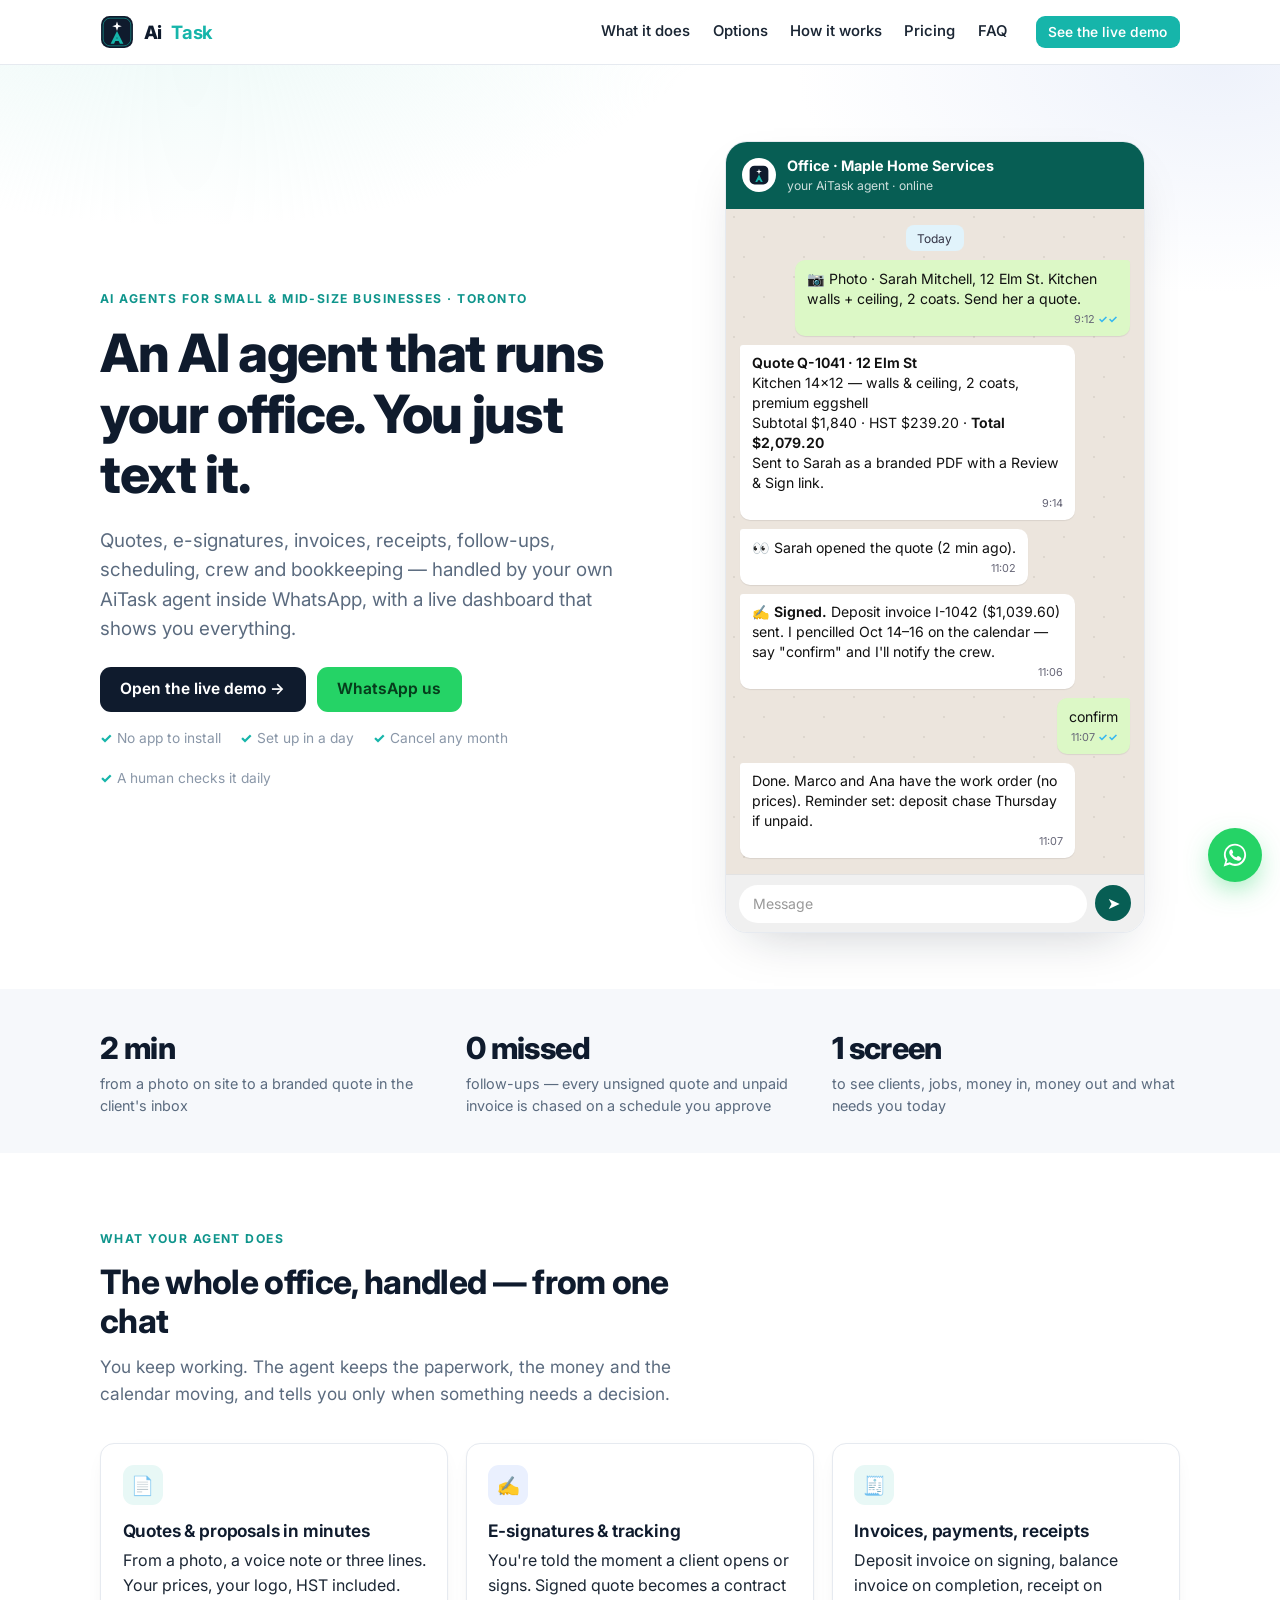
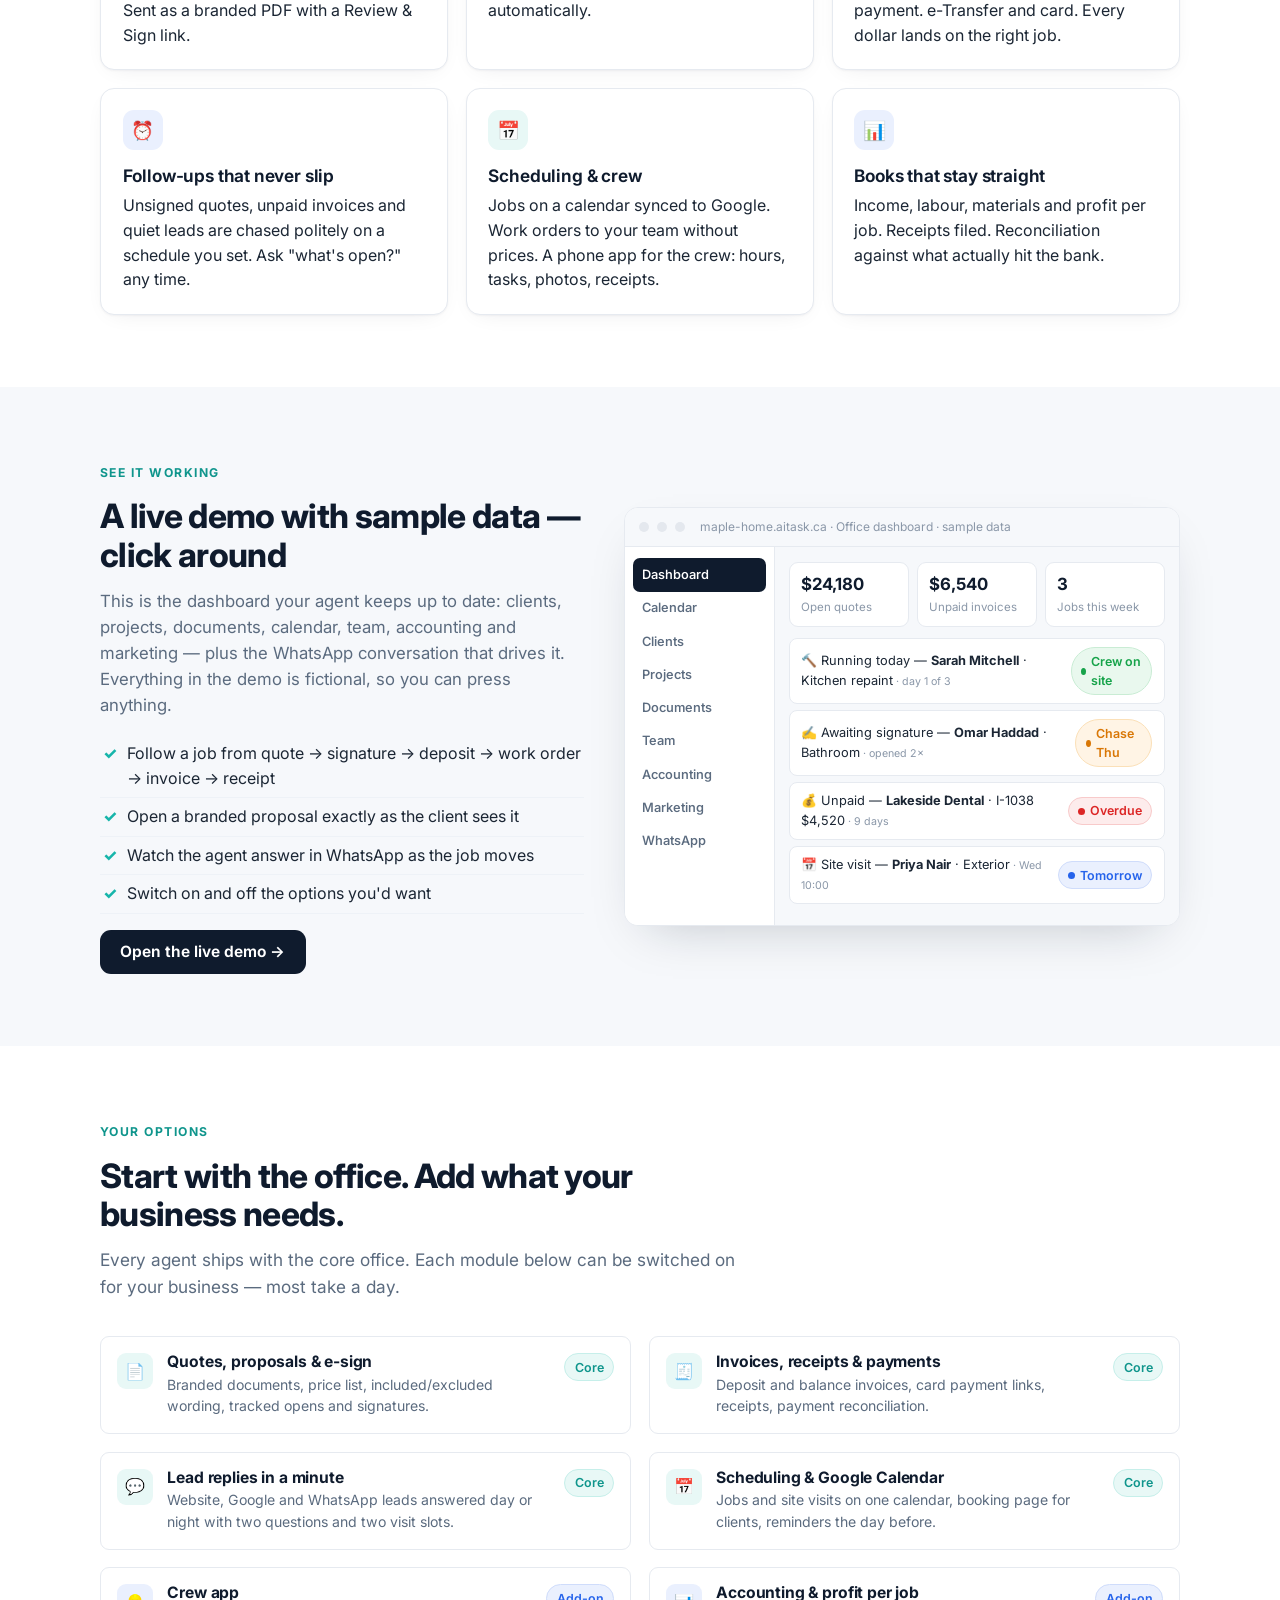
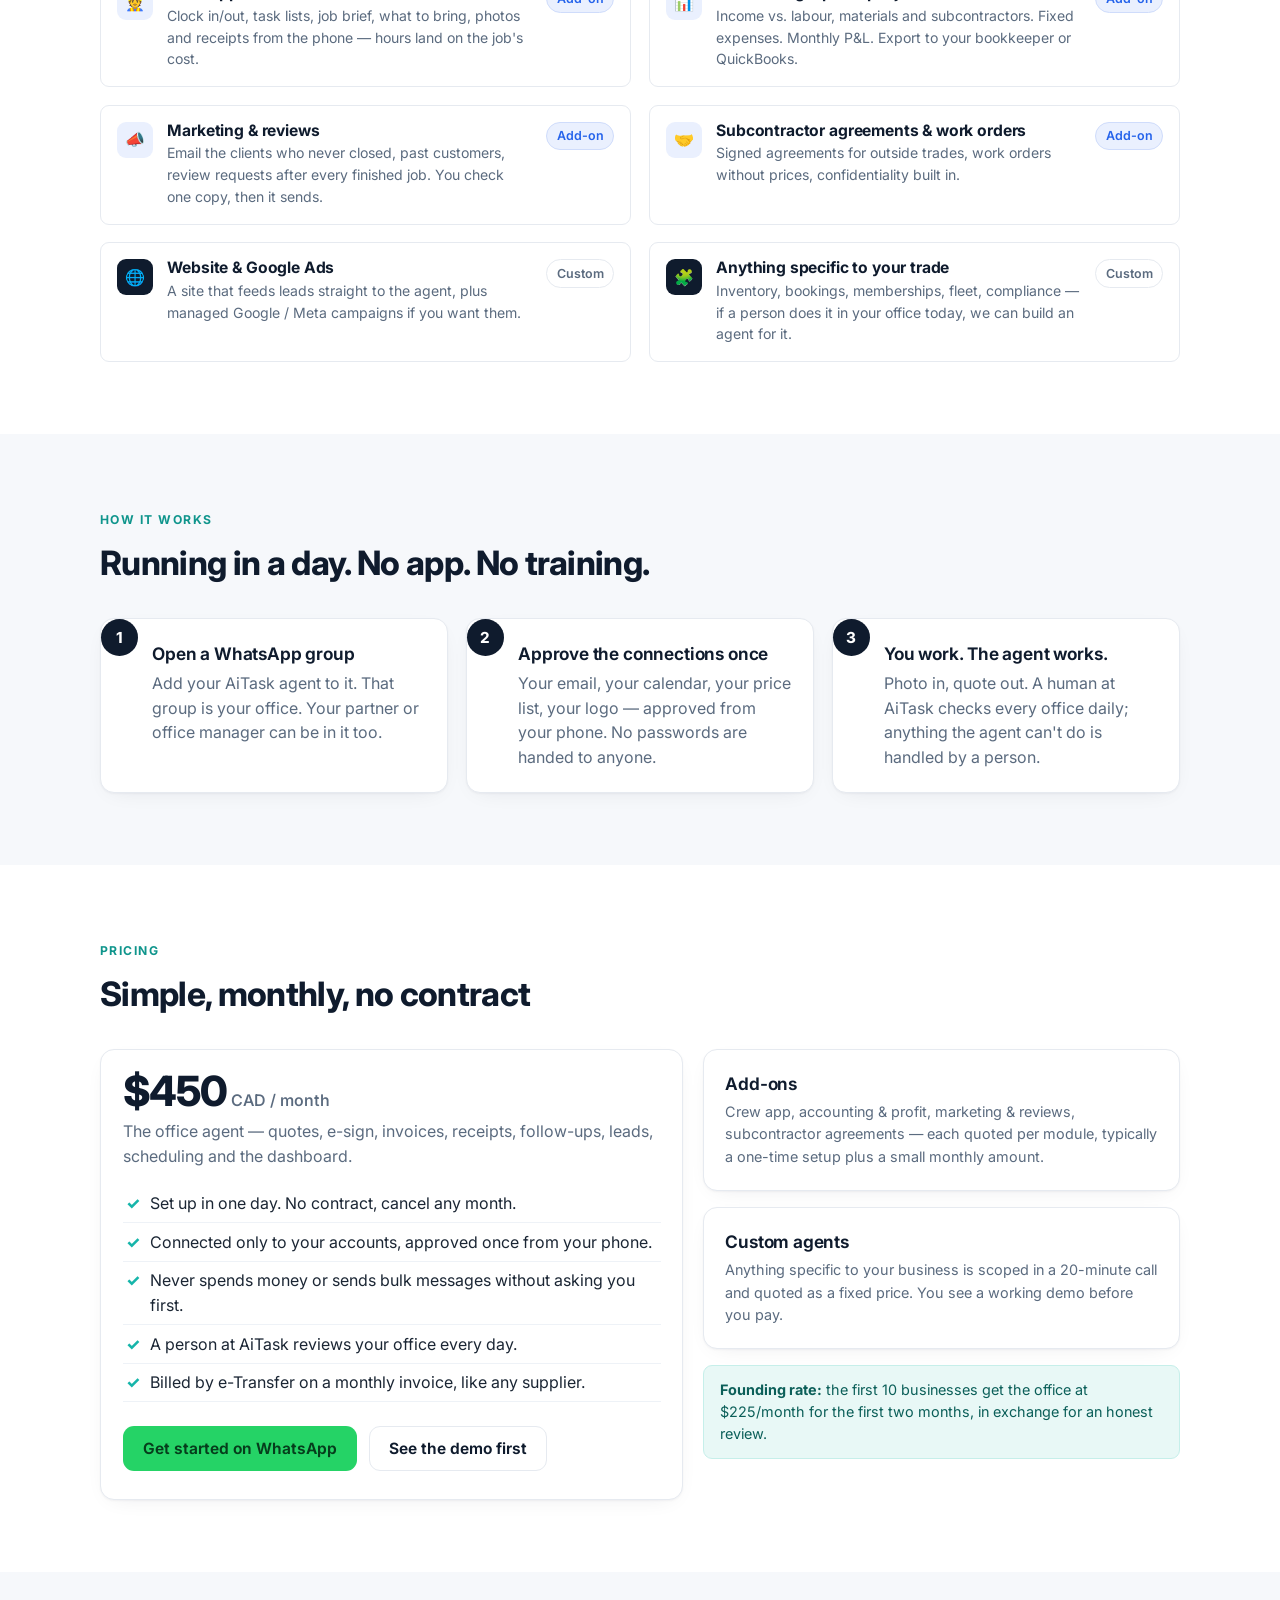
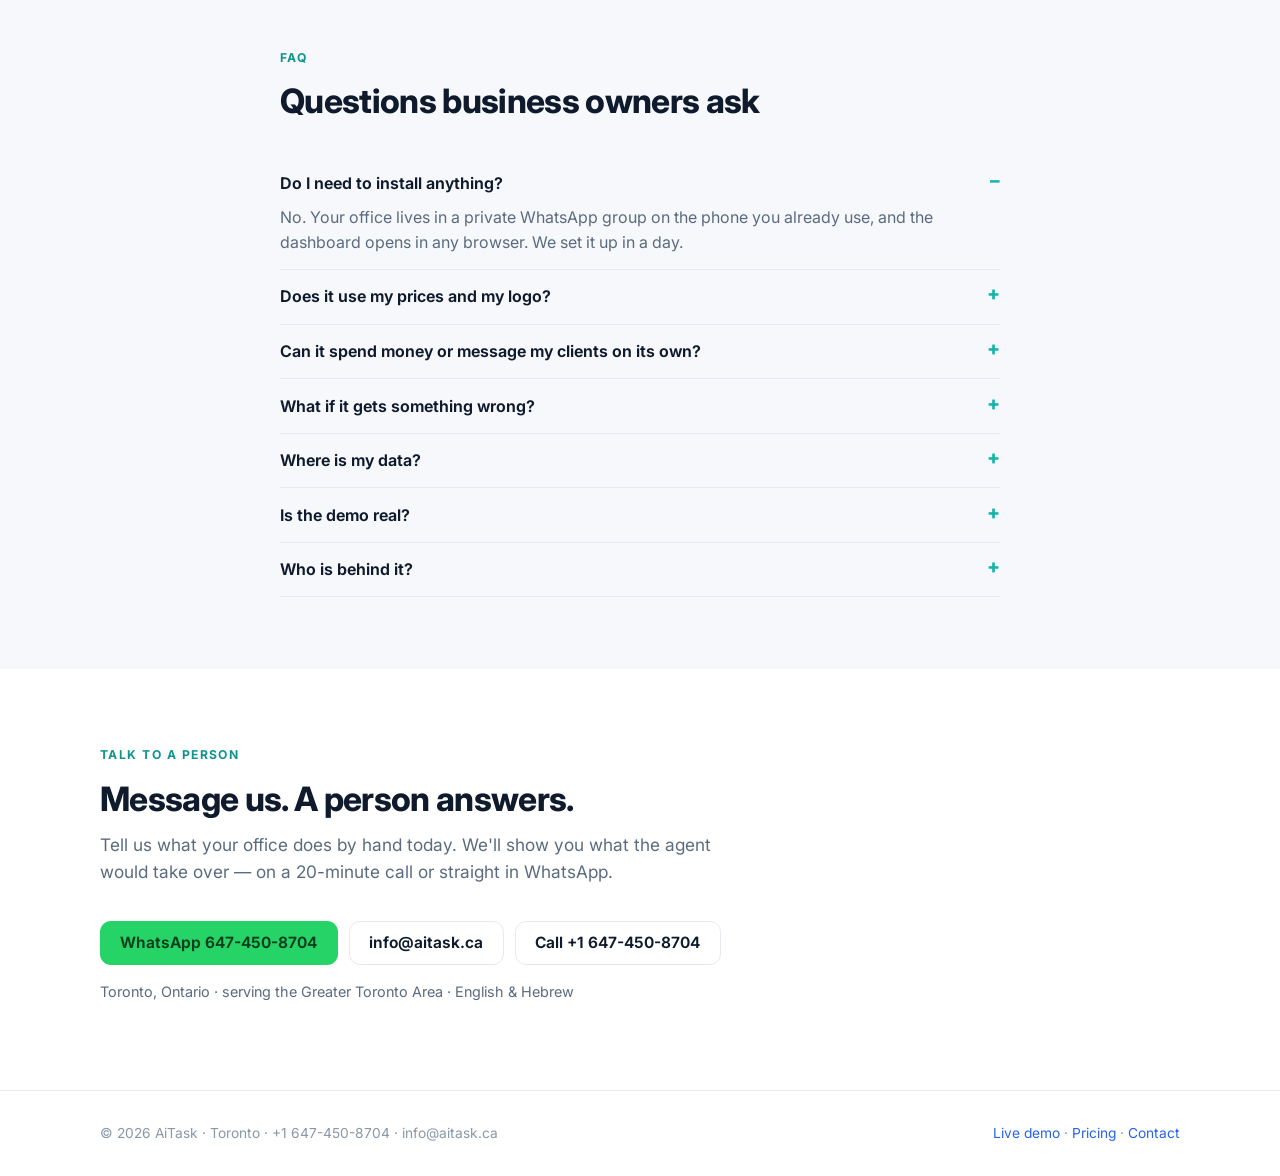
<file: industries.html>
<!doctype html><html lang="en" dir="ltr"><head><meta charset="utf-8">
<meta http-equiv="refresh" content="0; url=/">
<link rel="canonical" href="https://www.aitask.ca/">
<meta name="robots" content="noindex, follow">
<title>AiTask - Your Office in WhatsApp</title>
<script>location.replace("/");</script>
</head><body>Redirecting to <a href="/">aitask.ca</a></body></html>
</file>
<file: styles.css>
/* AiTask — light, credible, minimal. Navy #0f1b2d · Teal #16b5aa · Blue #2563eb */
:root{
  --navy:#0f1b2d; --ink:#1b2634; --muted:#5b6b7f; --faint:#8a97a8;
  --teal:#16b5aa; --teal-d:#0f958c; --teal-bg:#e8f8f6;
  --blue:#2563eb; --blue-bg:#eaf0fe;
  --line:#e6eaf0; --bg:#ffffff; --bg2:#f6f8fb; --bg3:#eef2f7;
  --ok:#16a34a; --ok-bg:#e9f8ee; --warn:#d97706; --warn-bg:#fff4e5; --bad:#dc2626; --bad-bg:#fdecec;
  --wa:#25D366; --wa-bg:#dcf8c6;
  --r:14px; --r-s:9px;
  --sh:0 1px 2px rgba(15,27,45,.04),0 6px 24px -12px rgba(15,27,45,.12);
  --sh-l:0 20px 50px -24px rgba(15,27,45,.25);
  --font:Inter,-apple-system,BlinkMacSystemFont,"Segoe UI",Roboto,Helvetica,Arial,sans-serif;
}
*{box-sizing:border-box}
html{scroll-behavior:smooth;-webkit-text-size-adjust:100%}
body{margin:0;font-family:var(--font);color:var(--ink);background:var(--bg);line-height:1.55;font-size:16px}
a{color:var(--blue);text-decoration:none}
a:hover{text-decoration:underline}
img{max-width:100%;display:block}
h1,h2,h3,h4{color:var(--navy);margin:0 0 .4em;line-height:1.15;letter-spacing:-.01em}
h1{font-size:clamp(2rem,4.6vw,3.3rem);font-weight:800;letter-spacing:-.025em}
h2{font-size:clamp(1.5rem,2.8vw,2.1rem);font-weight:750;letter-spacing:-.02em}
h3{font-size:1.08rem;font-weight:650}
p{margin:0 0 1em}
.muted{color:var(--muted)}
.small{font-size:.9rem}
.wrap{max-width:1120px;margin:0 auto;padding:0 20px}
.eyebrow{display:inline-block;font-size:.76rem;font-weight:700;letter-spacing:.12em;text-transform:uppercase;color:var(--teal-d);margin-bottom:.9rem}
.pill{display:inline-flex;align-items:center;gap:.4em;padding:.28em .75em;border-radius:999px;font-size:.78rem;font-weight:600;border:1px solid var(--line);background:#fff;color:var(--muted)}
.pill.teal{background:var(--teal-bg);border-color:#c6efea;color:var(--teal-d)}
.pill.blue{background:var(--blue-bg);border-color:#cfdcfb;color:var(--blue)}
.pill.ok{background:var(--ok-bg);border-color:#c9ecd4;color:var(--ok)}
.pill.warn{background:var(--warn-bg);border-color:#fbe0b8;color:var(--warn)}
.pill.bad{background:var(--bad-bg);border-color:#f8caca;color:var(--bad)}
.pill.dot::before{content:"";width:7px;height:7px;border-radius:50%;background:currentColor}

/* buttons */
.btn{display:inline-flex;align-items:center;justify-content:center;gap:.5em;padding:.78em 1.25em;border-radius:11px;font-weight:650;font-size:.97rem;border:1px solid transparent;cursor:pointer;transition:.15s;white-space:nowrap;font-family:inherit;line-height:1.2}
.btn:hover{text-decoration:none;transform:translateY(-1px)}
.btn.primary{background:var(--navy);color:#fff}
.btn.primary:hover{background:#17283f}
.btn.teal{background:var(--teal);color:#fff}
.btn.teal:hover{background:var(--teal-d)}
.btn.wa{background:var(--wa);color:#063d1c}
.btn.wa:hover{background:#1fc45a}
.btn.ghost{background:#fff;color:var(--navy);border-color:var(--line)}
.btn.ghost:hover{border-color:#c8d1dc;background:var(--bg2)}
.btn.sm{padding:.5em .85em;font-size:.86rem;border-radius:9px}
.btn.xs{padding:.35em .65em;font-size:.78rem;border-radius:8px}
.btn[disabled]{opacity:.45;pointer-events:none}

/* header */
.top{position:sticky;top:0;z-index:50;background:rgba(255,255,255,.88);backdrop-filter:saturate(180%) blur(12px);border-bottom:1px solid var(--line)}
.top .wrap{display:flex;align-items:center;gap:1.2rem;height:64px}
.brand{display:flex;align-items:center;gap:.6rem;font-weight:800;font-size:1.15rem;color:var(--navy);letter-spacing:-.02em}
.brand:hover{text-decoration:none}
.brand .mark{width:34px;height:34px;flex:none}
.brand b{color:var(--teal)}
.nav{display:flex;gap:1.4rem;margin-left:auto;align-items:center}
.nav a{color:var(--ink);font-weight:550;font-size:.93rem}
.nav a:hover{color:var(--navy);text-decoration:none}
.nav .btn{margin-left:.4rem}
.burger{display:none;margin-left:auto;border:1px solid var(--line);background:#fff;border-radius:9px;width:40px;height:40px;cursor:pointer;font-size:1.2rem;color:var(--navy)}
@media(max-width:860px){
  .nav{display:none;position:absolute;left:0;right:0;top:64px;background:#fff;border-bottom:1px solid var(--line);flex-direction:column;align-items:stretch;padding:.6rem 20px 1rem;gap:.2rem;box-shadow:var(--sh)}
  .nav a{padding:.65rem 0;border-bottom:1px solid var(--bg3)}
  .nav .btn{margin:.6rem 0 0;justify-content:center;border:0}
  .nav.open{display:flex}
  .burger{display:block}
}

/* sections */
section{padding:72px 0}
@media(max-width:700px){section{padding:52px 0}}
.sec-h{max-width:640px;margin-bottom:2.2rem}
.sec-h p{font-size:1.08rem;color:var(--muted)}
.grid{display:grid;gap:1.1rem}
.g2{grid-template-columns:repeat(2,1fr)}
.g3{grid-template-columns:repeat(3,1fr)}
.g4{grid-template-columns:repeat(4,1fr)}
@media(max-width:900px){.g3,.g4{grid-template-columns:repeat(2,1fr)}}
@media(max-width:600px){.g2,.g3,.g4{grid-template-columns:1fr}}
.card{background:#fff;border:1px solid var(--line);border-radius:var(--r);padding:1.35rem;box-shadow:var(--sh)}
.card h3{margin-top:.2rem}
.card p:last-child{margin-bottom:0}
.ic{width:40px;height:40px;border-radius:11px;background:var(--teal-bg);color:var(--teal-d);display:flex;align-items:center;justify-content:center;margin-bottom:1rem;font-size:1.15rem}
.ic.blue{background:var(--blue-bg);color:var(--blue)}
.ic.navy{background:var(--navy);color:#fff}
.soft{background:var(--bg2)}
.divider{border:0;border-top:1px solid var(--line);margin:0}

/* hero */
.hero{padding:76px 0 56px;background:
  radial-gradient(900px 420px at 15% -10%,#e9f8f6 0%,transparent 60%),
  radial-gradient(700px 380px at 95% 0%,#eef2fb 0%,transparent 60%)}
.hero .wrap{display:grid;grid-template-columns:1.05fr .95fr;gap:3rem;align-items:center}
@media(max-width:900px){.hero .wrap{grid-template-columns:1fr;gap:2rem}.hero{padding:48px 0 40px}}
.hero p.lead{font-size:1.18rem;color:var(--muted);max-width:520px}
.cta-row{display:flex;gap:.7rem;flex-wrap:wrap;margin:1.5rem 0 1rem}
.trust{display:flex;gap:1.2rem;flex-wrap:wrap;color:var(--faint);font-size:.86rem}
.trust span::before{content:"✓";color:var(--teal);font-weight:800;margin-right:.35em}

/* WhatsApp mock */
.phone{background:#fff;border:1px solid var(--line);border-radius:22px;box-shadow:var(--sh-l);overflow:hidden;max-width:420px;margin:0 auto;width:100%}
.phone .ph-top{display:flex;align-items:center;gap:.7rem;padding:.8rem 1rem;background:#075e54;color:#fff;font-size:.9rem}
.phone .ph-top .av{width:34px;height:34px;border-radius:50%;background:#fff;display:flex;align-items:center;justify-content:center;flex:none}
.phone .ph-top small{display:block;opacity:.8;font-size:.76rem}
.chat{background:#ece5dd url("data:image/svg+xml,%3Csvg xmlns='http://www.w3.org/2000/svg' width='60' height='60' viewBox='0 0 60 60'%3E%3Ccircle cx='8' cy='8' r='1' fill='%23d9d2c8'/%3E%3Ccircle cx='38' cy='28' r='1' fill='%23d9d2c8'/%3E%3Ccircle cx='18' cy='48' r='1' fill='%23d9d2c8'/%3E%3C/svg%3E");padding:1rem .9rem;display:flex;flex-direction:column;gap:.55rem;min-height:300px}
.msg{max-width:86%;padding:.55rem .75rem;border-radius:10px;font-size:.88rem;line-height:1.42;box-shadow:0 1px 1px rgba(0,0,0,.08);position:relative;white-space:pre-line;color:#111}
.msg.in{background:#fff;align-self:flex-start;border-top-left-radius:3px}
.msg.out{background:var(--wa-bg);align-self:flex-end;border-top-right-radius:3px}
.msg .t{display:block;text-align:right;font-size:.68rem;color:#667;margin-top:.25em}
.msg .t.ck::after{content:" ✓✓";color:#34b7f1;font-weight:700}
.msg.sys{align-self:center;background:#e1f3fb;color:#334;font-size:.75rem;border-radius:8px;padding:.3rem .7rem;box-shadow:none}
.msg b{font-weight:650}
.chat-in{display:flex;gap:.5rem;padding:.6rem .8rem;background:#f0f0f0;border-top:1px solid #e2e2e2}
.chat-in span{flex:1;background:#fff;border-radius:20px;padding:.5rem .9rem;color:#999;font-size:.88rem}
.chat-in i{width:36px;height:36px;border-radius:50%;background:#075e54;display:flex;align-items:center;justify-content:center;color:#fff;font-style:normal}

/* steps */
.steps{counter-reset:s}
.step{position:relative;padding-left:3.2rem}
.step::before{counter-increment:s;content:counter(s);position:absolute;left:0;top:0;width:2.3rem;height:2.3rem;border-radius:50%;background:var(--navy);color:#fff;font-weight:750;display:flex;align-items:center;justify-content:center;font-size:.95rem}

/* modules */
.mod{display:flex;gap:.9rem;align-items:flex-start;padding:1rem;border:1px solid var(--line);border-radius:var(--r-s);background:#fff}
.mod .ic{width:36px;height:36px;margin:0;border-radius:9px;font-size:1rem;flex:none}
.mod h4{margin:0 0 .15rem;font-size:.98rem}
.mod p{margin:0;font-size:.88rem;color:var(--muted)}
.mod .tag{margin-left:auto;flex:none}

/* pricing */
.price{display:grid;grid-template-columns:1.1fr .9fr;gap:1.2rem;align-items:start}
@media(max-width:800px){.price{grid-template-columns:1fr}}
.price .big{font-size:2.6rem;font-weight:800;color:var(--navy);letter-spacing:-.03em;line-height:1}
.price .big small{font-size:1rem;font-weight:550;color:var(--muted);letter-spacing:0;margin-left:.3em}
.check{list-style:none;padding:0;margin:1rem 0}
.check li{padding:.4rem 0 .4rem 1.7rem;position:relative;border-bottom:1px solid var(--bg3)}
.check li::before{content:"✓";position:absolute;left:.2rem;color:var(--teal);font-weight:800}
.note{background:var(--teal-bg);border:1px solid #c6efea;border-radius:var(--r-s);padding:.8rem 1rem;font-size:.9rem;color:#0b5f59}

/* faq */
details{border-bottom:1px solid var(--line);padding:.9rem 0}
details summary{cursor:pointer;font-weight:650;color:var(--navy);list-style:none;display:flex;justify-content:space-between;gap:1rem}
details summary::after{content:"+";color:var(--teal);font-weight:800;font-size:1.2rem;line-height:1}
details[open] summary::after{content:"–"}
details p{margin:.6rem 0 0;color:var(--muted)}

/* footer */
footer{border-top:1px solid var(--line);padding:2rem 0;color:var(--faint);font-size:.86rem}
footer .wrap{display:flex;justify-content:space-between;gap:1rem;flex-wrap:wrap}

/* floating WA */
.fab{position:fixed;right:18px;bottom:18px;width:54px;height:54px;border-radius:50%;background:var(--wa);display:flex;align-items:center;justify-content:center;box-shadow:0 10px 30px -8px rgba(37,211,102,.7);z-index:40}
.fab svg{width:28px;height:28px;fill:#fff}
</file>
